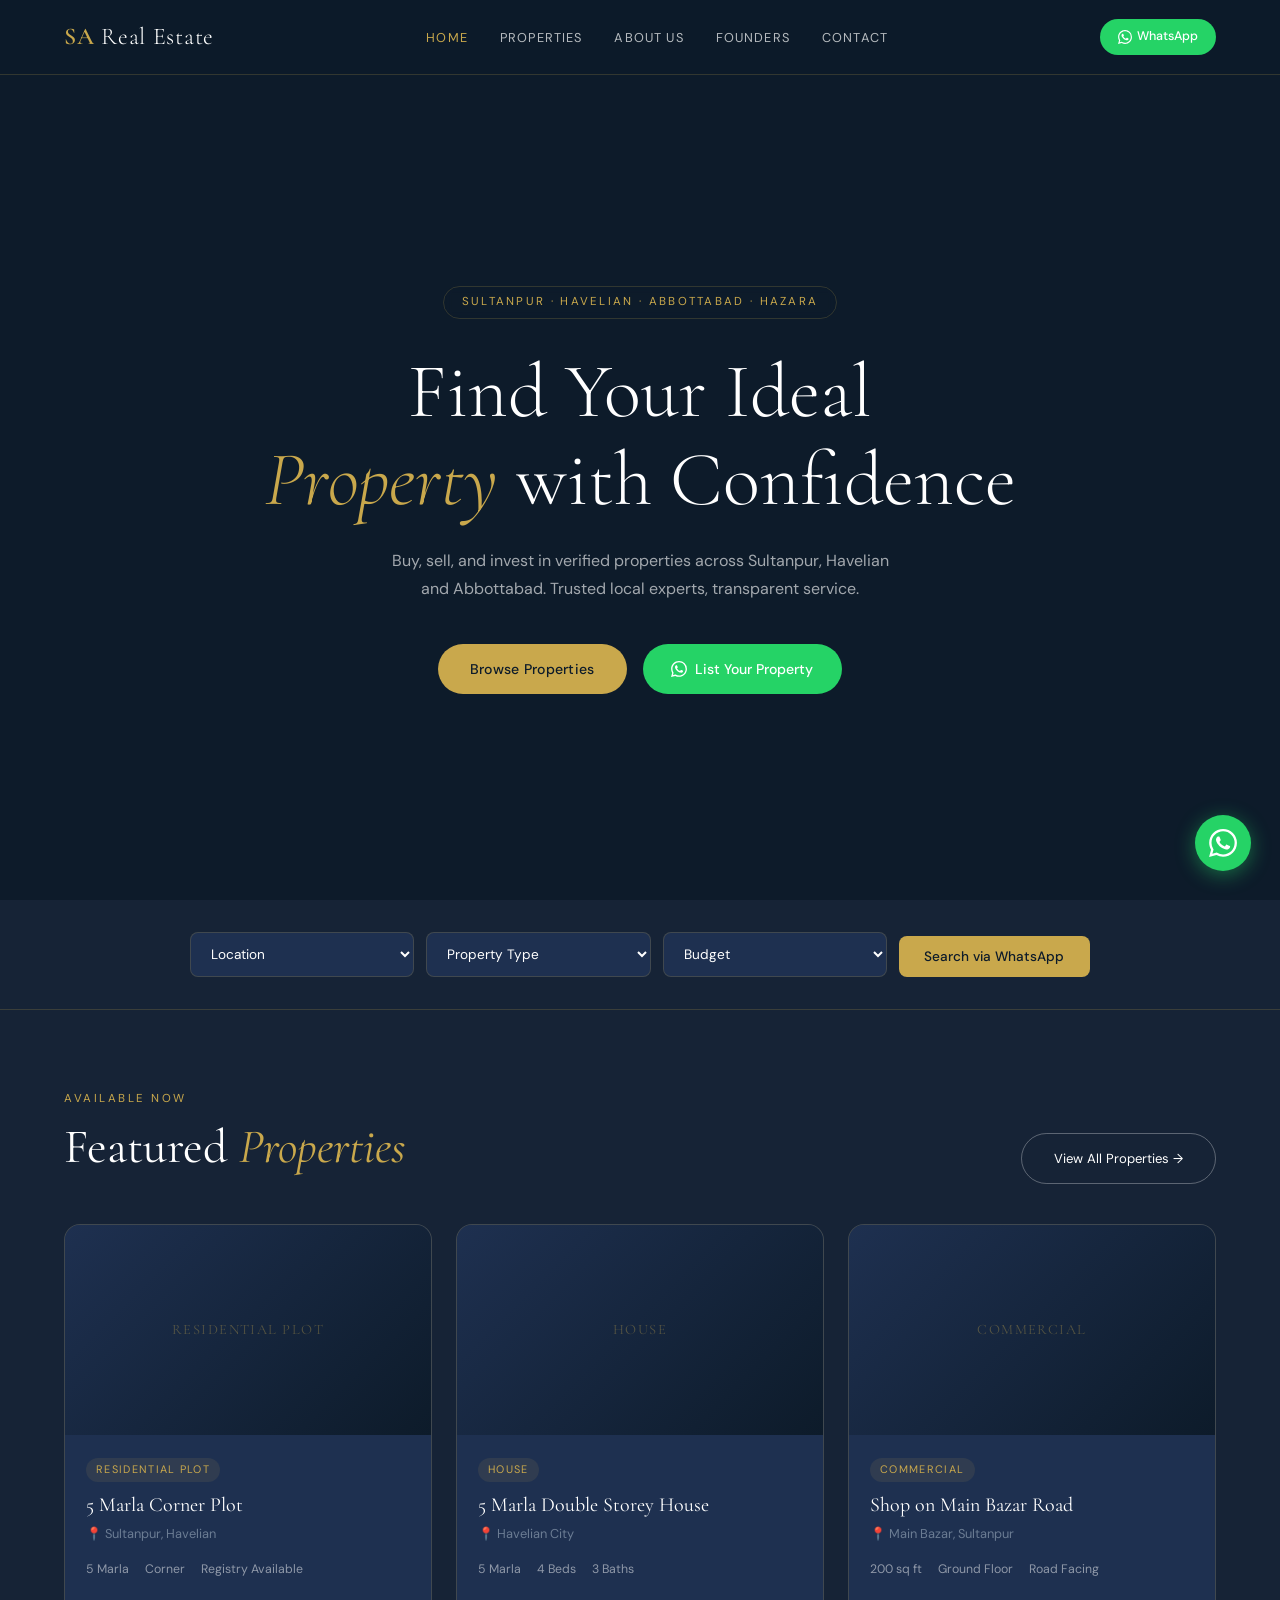
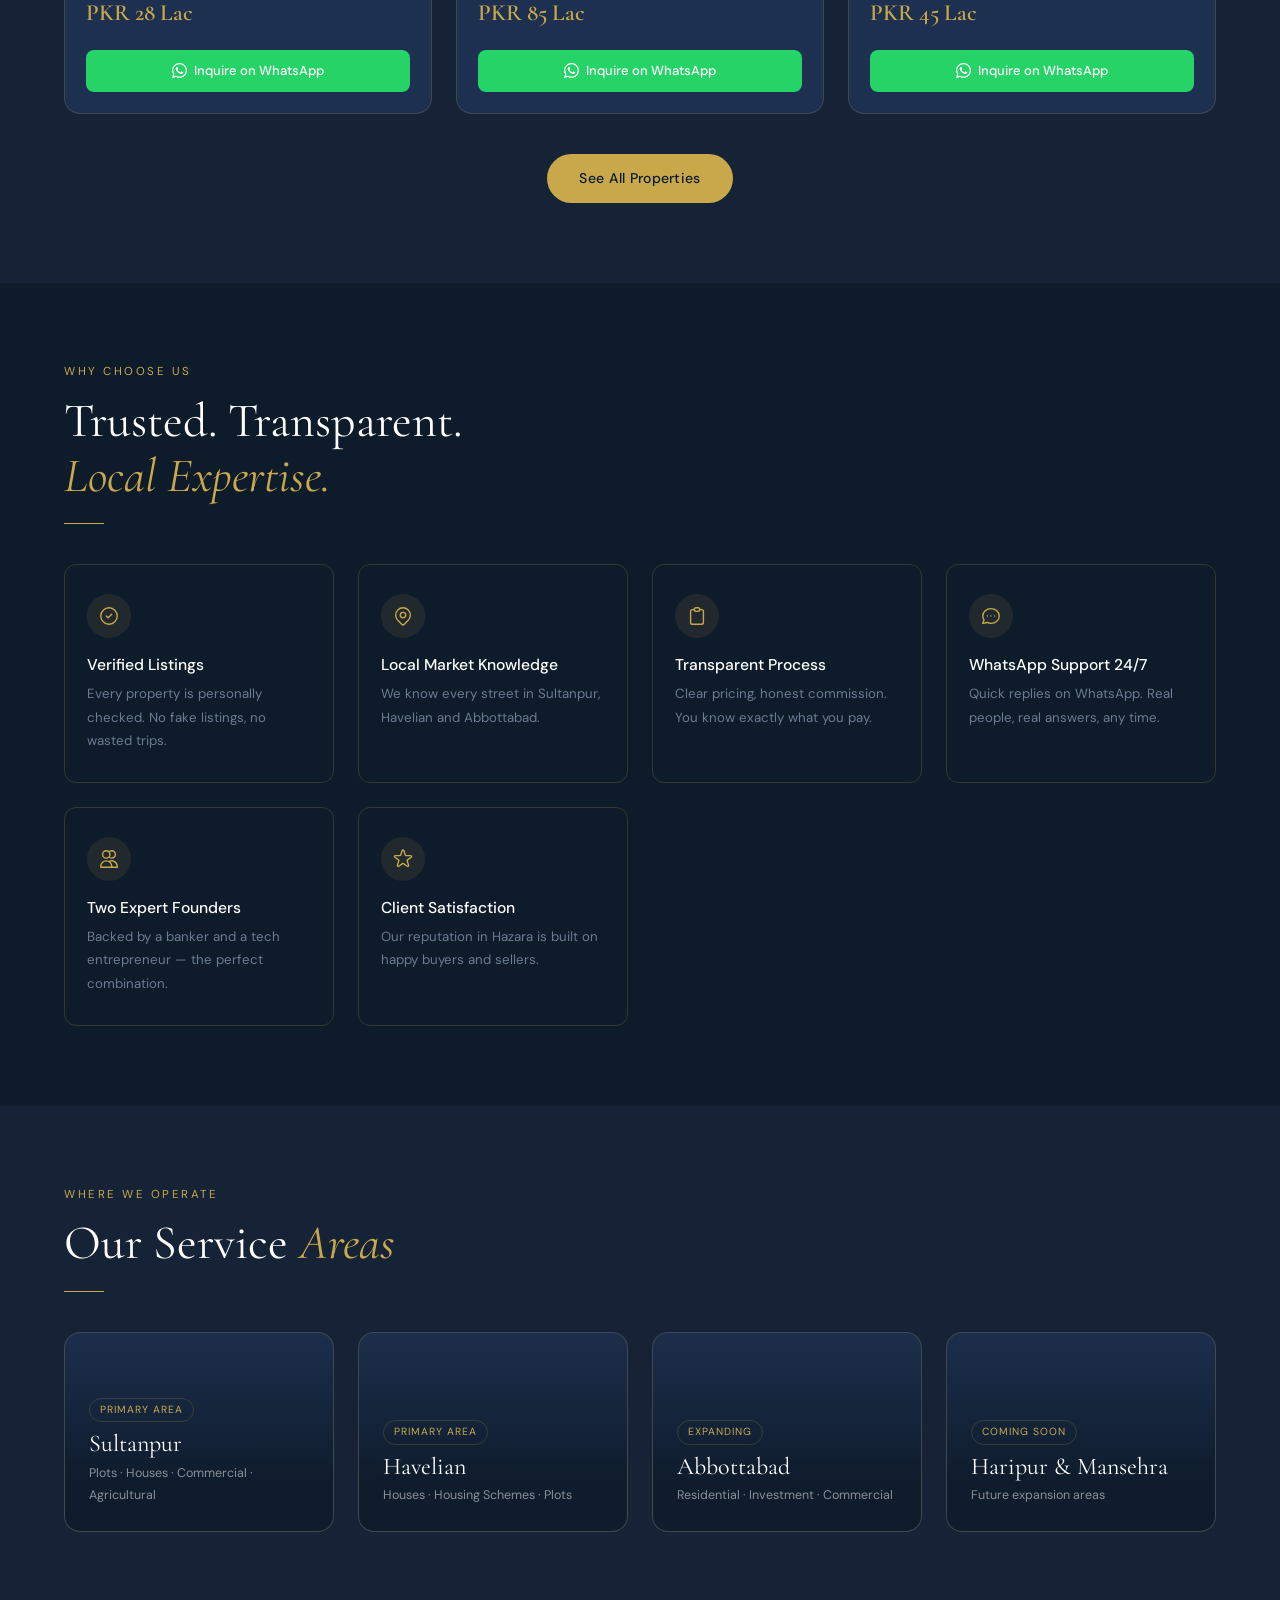
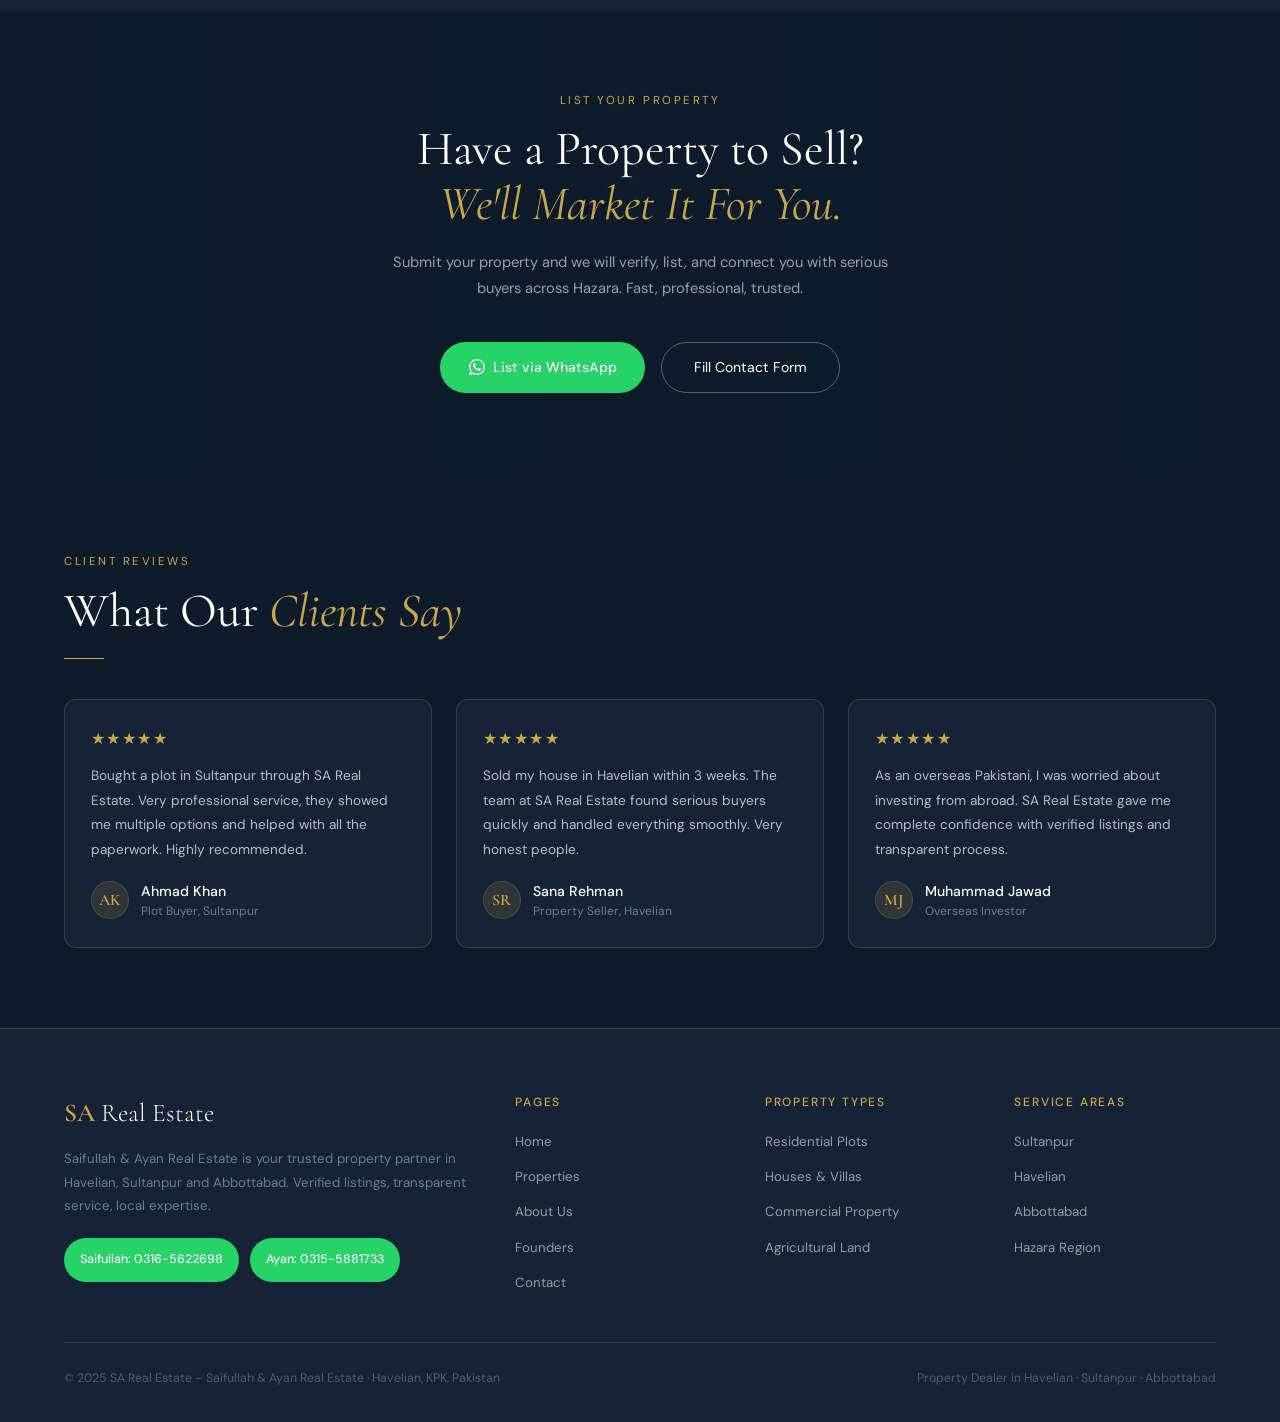
<file: index.html>
<!DOCTYPE html>
<html lang="en">
<head>
<meta charset="UTF-8">
<meta name="viewport" content="width=device-width, initial-scale=1.0">
<title>SA Real Estate – Saifullah & Ayan Real Estate | Property in Havelian, Sultanpur, Abbottabad</title>
<meta name="description" content="SA Real Estate – Saifullah & Ayan Real Estate is Havelian and Sultanpur's most trusted property dealer. Buy, sell, and invest in residential, commercial, and agricultural properties across Hazara region, KPK Pakistan.">
<meta name="keywords" content="property for sale in Havelian, property dealer Havelian, real estate Sultanpur, houses for sale Havelian, plots Sultanpur, property Abbottabad, Hazara real estate, zameen Havelian, SA Real Estate">
<meta name="author" content="SA Real Estate – Saifullah & Ayan Real Estate">
<meta property="og:title" content="SA Real Estate | Havelian & Sultanpur Property Dealer">
<meta property="og:description" content="Trusted property dealer in Havelian, Sultanpur & Abbottabad. Buy, sell and invest in verified properties across Hazara.">
<meta property="og:type" content="website">
<meta property="og:locale" content="en_PK">
<link rel="canonical" href="https://sarealestate.pk/">
<link rel="stylesheet" href="css/style.css">
<style>
/* ── HOME-SPECIFIC ─────────────────────────────── */
.hero {
  min-height: 100vh;
  background:
    linear-gradient(to bottom, rgba(13,27,42,0.55) 0%, rgba(13,27,42,0.88) 65%, var(--navy) 100%),
    url('https://images.unsplash.com/photo-1600596542815-ffad4c1539a9?w=1800&q=80') center/cover no-repeat;
  display: flex; flex-direction: column; align-items: center; justify-content: center;
  text-align: center; padding: 0 1.5rem; position: relative; padding-top: 5rem;
}
.hero-badge {
  font-size: 0.72rem; letter-spacing: 0.2em; text-transform: uppercase;
  color: var(--gold); border: 1px solid var(--border);
  padding: 0.38rem 1.1rem; border-radius: 2rem; margin-bottom: 1.8rem;
  backdrop-filter: blur(4px);
}
.hero h1 { font-weight: 300; margin-bottom: 1.4rem; }
.hero p { font-size: 1rem; color: rgba(255,255,255,0.62); max-width: 520px; margin: 0 auto 2.5rem; }
.hero-btns { display: flex; gap: 1rem; flex-wrap: wrap; justify-content: center; }
.hero-stats {
  position: absolute; bottom: 3rem; left: 50%; transform: translateX(-50%);
  display: flex; gap: 3.5rem; flex-wrap: wrap; justify-content: center;
}
.hero-stat strong {
  display: block; font-family: 'Cormorant Garamond', serif;
  font-size: 2.2rem; font-weight: 600; color: var(--gold); line-height: 1;
}
.hero-stat span { font-size: 0.72rem; color: rgba(255,255,255,0.45); letter-spacing: 0.07em; text-transform: uppercase; margin-top: 0.25rem; display: block; }

/* ── SEARCH BAR ─────────────────────────────────── */
.search-bar-section { background: var(--navy-light); padding: 2rem 5vw; border-bottom: 1px solid var(--border); }
.search-bar {
  max-width: 900px; margin: 0 auto;
  display: grid; grid-template-columns: 1fr 1fr 1fr auto; gap: 0.75rem; align-items: end;
}
.search-bar select, .search-bar input {
  background: var(--navy-mid); border: 1px solid var(--border); color: var(--white);
  padding: 0.75rem 1rem; border-radius: 0.5rem;
  font-family: 'DM Sans', sans-serif; font-size: 0.85rem; outline: none; width: 100%;
}
.search-bar select option { background: var(--navy); }
.search-bar button {
  background: var(--gold); color: var(--navy); border: none;
  padding: 0.75rem 1.6rem; border-radius: 0.5rem;
  font-family: 'DM Sans', sans-serif; font-size: 0.85rem; font-weight: 500; cursor: pointer;
  white-space: nowrap; transition: background 0.2s;
}
.search-bar button:hover { background: var(--gold-light); }

/* ── FEATURED PROPS ─────────────────────────────── */
#properties { background: var(--navy-light); }
.props-header { display: flex; justify-content: space-between; align-items: flex-end; margin-bottom: 2.5rem; flex-wrap: wrap; gap: 1rem; }

/* ── WHY US ─────────────────────────────────────── */
#why { background: var(--navy); }

/* ── SELL BANNER ────────────────────────────────── */
#sell {
  background:
    linear-gradient(to right, rgba(13,27,42,0.93), rgba(13,27,42,0.65)),
    url('https://images.unsplash.com/photo-1570129477492-45c003edd2be?w=1400&q=80') center/cover no-repeat;
  text-align: center;
}
#sell p { max-width: 540px; margin: 1rem auto 2.5rem; color: rgba(255,255,255,0.58); }
.sell-btns { display: flex; gap: 1rem; justify-content: center; flex-wrap: wrap; }

/* ── AREAS ──────────────────────────────────────── */
#areas { background: var(--navy-light); }
.areas-grid { display: grid; grid-template-columns: repeat(auto-fill, minmax(240px, 1fr)); gap: 1.5rem; margin-top: 2.5rem; }
.area-card {
  border-radius: var(--radius-lg); overflow: hidden; border: 1px solid var(--border);
  background: var(--navy-mid); position: relative; min-height: 200px;
  display: flex; align-items: flex-end; transition: border-color 0.2s; cursor: pointer;
}
.area-card:hover { border-color: var(--gold); }
.area-overlay {
  position: absolute; inset: 0;
  background: linear-gradient(to top, rgba(13,27,42,0.95) 25%, rgba(13,27,42,0.1) 100%);
}
.area-body { position: relative; z-index: 2; padding: 1.5rem; }
.area-body h3 { font-size: 1.5rem; font-weight: 400; }
.area-body p { font-size: 0.78rem; color: rgba(255,255,255,0.5); margin-top: 0.25rem; }
.area-body .area-badge {
  display: inline-block; font-size: 0.65rem; letter-spacing: 0.1em; text-transform: uppercase;
  color: var(--gold); border: 1px solid var(--border); padding: 0.18rem 0.6rem;
  border-radius: 2rem; margin-bottom: 0.5rem;
}

/* ── TESTIMONIALS ───────────────────────────────── */
#testimonials { background: var(--navy); }
.testi-grid { display: grid; grid-template-columns: repeat(auto-fill, minmax(290px, 1fr)); gap: 1.5rem; margin-top: 2.5rem; }
.testi-card {
  background: var(--navy-light); border: 1px solid var(--border); border-radius: var(--radius);
  padding: 1.6rem;
}
.testi-stars { color: var(--gold); font-size: 1rem; margin-bottom: 0.8rem; letter-spacing: 0.1em; }
.testi-card p { font-size: 0.85rem; color: rgba(255,255,255,0.7); line-height: 1.8; margin-bottom: 1.1rem; }
.testi-author { display: flex; align-items: center; gap: 0.75rem; }
.testi-avatar {
  width: 38px; height: 38px; border-radius: 50%;
  background: rgba(201,168,76,0.15); border: 1px solid var(--border);
  display: flex; align-items: center; justify-content: center;
  font-family: 'Cormorant Garamond', serif; font-size: 1rem; color: var(--gold); font-weight: 600;
}
.testi-name { font-size: 0.88rem; font-weight: 500; }
.testi-sub { font-size: 0.75rem; color: var(--text-muted); }

@media (max-width: 700px) {
  .search-bar { grid-template-columns: 1fr; }
  .hero-stats { gap: 1.5rem; bottom: 1.5rem; }
}
</style>
</head>
<body>

<!-- MOBILE MENU -->
<div class="mobile-menu" id="mobileMenu">
  <a href="index.html">Home</a>
  <a href="properties.html">Properties</a>
  <a href="about.html">About Us</a>
  <a href="founders.html">Founders</a>
  <a href="contact.html">Contact</a>
</div>

<!-- NAV -->
<nav>
  <a href="index.html" class="nav-logo">SA <span>Real Estate</span></a>
  <ul class="nav-links">
    <li><a href="index.html" class="active">Home</a></li>
    <li><a href="properties.html">Properties</a></li>
    <li><a href="about.html">About Us</a></li>
    <li><a href="founders.html">Founders</a></li>
    <li><a href="contact.html">Contact</a></li>
  </ul>
  <div class="nav-right">
    <a href="#" class="nav-wa" onclick="event.preventDefault(); openWaModal('Hello SA Real Estate.');">
      <svg viewBox="0 0 24 24" width="14" height="14" fill="white"><path d="M17.472 14.382c-.297-.149-1.758-.867-2.03-.967-.273-.099-.471-.148-.67.15-.197.297-.767.966-.94 1.164-.173.199-.347.223-.644.075-.297-.15-1.255-.463-2.39-1.475-.883-.788-1.48-1.761-1.653-2.059-.173-.297-.018-.458.13-.606.134-.133.298-.347.446-.52.149-.174.198-.298.298-.497.099-.198.05-.371-.025-.52-.075-.149-.669-1.612-.916-2.207-.242-.579-.487-.5-.669-.51-.173-.008-.371-.01-.57-.01-.198 0-.52.074-.792.372-.272.297-1.04 1.016-1.04 2.479 0 1.462 1.065 2.875 1.213 3.074.149.198 2.096 3.2 5.077 4.487.709.306 1.262.489 1.694.625.712.227 1.36.195 1.871.118.571-.085 1.758-.719 2.006-1.413.248-.694.248-1.289.173-1.413-.074-.124-.272-.198-.57-.347m-5.421 7.403h-.004a9.87 9.87 0 01-5.031-1.378l-.361-.214-3.741.982.998-3.648-.235-.374a9.86 9.86 0 01-1.51-5.26c.001-5.45 4.436-9.884 9.888-9.884 2.64 0 5.122 1.03 6.988 2.898a9.825 9.825 0 012.893 6.994c-.003 5.45-4.437 9.884-9.885 9.884m8.413-18.297A11.815 11.815 0 0012.05 0C5.495 0 .16 5.335.157 11.892c0 2.096.547 4.142 1.588 5.945L.057 24l6.305-1.654a11.882 11.882 0 005.683 1.448h.005c6.554 0 11.89-5.335 11.893-11.893a11.821 11.821 0 00-3.48-8.413z"/></svg>
      WhatsApp
    </a>
    <div class="nav-hamburger" id="hamburger"><span></span><span></span><span></span></div>
  </div>
</nav>

<!-- HERO -->
<section class="hero">
  <div class="hero-badge">Sultanpur · Havelian · Abbottabad · Hazara</div>
  <h1>Find Your Ideal<br><em>Property</em> with Confidence</h1>
  <p>Buy, sell, and invest in verified properties across Sultanpur, Havelian and Abbottabad. Trusted local experts, transparent service.</p>
  <div class="hero-btns">
    <a href="properties.html" class="btn-gold">Browse Properties</a>
    <a href="#" class="btn-wa" onclick="event.preventDefault(); openWaModal('I want to list my property with SA Real Estate.');">
      <svg viewBox="0 0 24 24" fill="white"><path d="M17.472 14.382c-.297-.149-1.758-.867-2.03-.967-.273-.099-.471-.148-.67.15-.197.297-.767.966-.94 1.164-.173.199-.347.223-.644.075-.297-.15-1.255-.463-2.39-1.475-.883-.788-1.48-1.761-1.653-2.059-.173-.297-.018-.458.13-.606.134-.133.298-.347.446-.52.149-.174.198-.298.298-.497.099-.198.05-.371-.025-.52-.075-.149-.669-1.612-.916-2.207-.242-.579-.487-.5-.669-.51-.173-.008-.371-.01-.57-.01-.198 0-.52.074-.792.372-.272.297-1.04 1.016-1.04 2.479 0 1.462 1.065 2.875 1.213 3.074.149.198 2.096 3.2 5.077 4.487.709.306 1.262.489 1.694.625.712.227 1.36.195 1.871.118.571-.085 1.758-.719 2.006-1.413.248-.694.248-1.289.173-1.413-.074-.124-.272-.198-.57-.347m-5.421 7.403h-.004a9.87 9.87 0 01-5.031-1.378l-.361-.214-3.741.982.998-3.648-.235-.374a9.86 9.86 0 01-1.51-5.26c.001-5.45 4.436-9.884 9.888-9.884 2.64 0 5.122 1.03 6.988 2.898a9.825 9.825 0 012.893 6.994c-.003 5.45-4.437 9.884-9.885 9.884m8.413-18.297A11.815 11.815 0 0012.05 0C5.495 0 .16 5.335.157 11.892c0 2.096.547 4.142 1.588 5.945L.057 24l6.305-1.654a11.882 11.882 0 005.683 1.448h.005c6.554 0 11.89-5.335 11.893-11.893a11.821 11.821 0 00-3.48-8.413z"/></svg>
      List Your Property
    </a>
  </div>
</section>

<!-- SEARCH -->
<div class="search-bar-section">
  <div class="search-bar">
    <select>
      <option value="" disabled selected>Location</option>
      <option>Sultanpur</option>
      <option>Havelian</option>
      <option>Abbottabad</option>
    </select>
    <select>
      <option value="" disabled selected>Property Type</option>
      <option>Residential Plot</option>
      <option>House</option>
      <option>Commercial</option>
      <option>Agricultural Land</option>
    </select>
    <select>
      <option value="" disabled selected>Budget</option>
      <option>Under 30 Lac</option>
      <option>30 – 60 Lac</option>
      <option>60 Lac – 1 Crore</option>
      <option>Above 1 Crore</option>
    </select>
    <button onclick="event.preventDefault(); openWaModal('I am searching for a property and need your help.');">Search via WhatsApp</button>
  </div>
</div>

<!-- FEATURED PROPERTIES -->
<section id="properties" style="background:var(--navy-light);">
  <div class="props-header">
    <div>
      <span class="section-label">Available Now</span>
      <h2 class="section-title">Featured <em>Properties</em></h2>
    </div>
    <a href="properties.html" class="btn-outline" style="font-size:0.82rem;">View All Properties →</a>
  </div>
  <div class="grid-3">

    <div class="prop-card">
      <div class="prop-card-img">Residential Plot</div>
      <div class="prop-card-body">
        <span class="prop-tag">Residential Plot</span>
        <h3 class="prop-title">5 Marla Corner Plot</h3>
        <p class="prop-loc">📍 Sultanpur, Havelian</p>
        <div class="prop-meta"><span>5 Marla</span><span>Corner</span><span>Registry Available</span></div>
        <div class="prop-price">PKR 28 Lac</div>
        <a href="#" class="prop-wa-btn" onclick="event.preventDefault();inquire('5 Marla Corner Plot – Sultanpur','PKR 28 Lac')">
          <svg viewBox="0 0 24 24" fill="white"><path d="M17.472 14.382c-.297-.149-1.758-.867-2.03-.967-.273-.099-.471-.148-.67.15-.197.297-.767.966-.94 1.164-.173.199-.347.223-.644.075-.297-.15-1.255-.463-2.39-1.475-.883-.788-1.48-1.761-1.653-2.059-.173-.297-.018-.458.13-.606.134-.133.298-.347.446-.52.149-.174.198-.298.298-.497.099-.198.05-.371-.025-.52-.075-.149-.669-1.612-.916-2.207-.242-.579-.487-.5-.669-.51-.173-.008-.371-.01-.57-.01-.198 0-.52.074-.792.372-.272.297-1.04 1.016-1.04 2.479 0 1.462 1.065 2.875 1.213 3.074.149.198 2.096 3.2 5.077 4.487.709.306 1.262.489 1.694.625.712.227 1.36.195 1.871.118.571-.085 1.758-.719 2.006-1.413.248-.694.248-1.289.173-1.413-.074-.124-.272-.198-.57-.347m-5.421 7.403h-.004a9.87 9.87 0 01-5.031-1.378l-.361-.214-3.741.982.998-3.648-.235-.374a9.86 9.86 0 01-1.51-5.26c.001-5.45 4.436-9.884 9.888-9.884 2.64 0 5.122 1.03 6.988 2.898a9.825 9.825 0 012.893 6.994c-.003 5.45-4.437 9.884-9.885 9.884m8.413-18.297A11.815 11.815 0 0012.05 0C5.495 0 .16 5.335.157 11.892c0 2.096.547 4.142 1.588 5.945L.057 24l6.305-1.654a11.882 11.882 0 005.683 1.448h.005c6.554 0 11.89-5.335 11.893-11.893a11.821 11.821 0 00-3.48-8.413z"/></svg>
          Inquire on WhatsApp
        </a>
      </div>
    </div>

    <div class="prop-card">
      <div class="prop-card-img">House</div>
      <div class="prop-card-body">
        <span class="prop-tag">House</span>
        <h3 class="prop-title">5 Marla Double Storey House</h3>
        <p class="prop-loc">📍 Havelian City</p>
        <div class="prop-meta"><span>5 Marla</span><span>4 Beds</span><span>3 Baths</span></div>
        <div class="prop-price">PKR 85 Lac</div>
        <a href="#" class="prop-wa-btn" onclick="event.preventDefault();inquire('5 Marla Double Storey House – Havelian','PKR 85 Lac')">
          <svg viewBox="0 0 24 24" fill="white"><path d="M17.472 14.382c-.297-.149-1.758-.867-2.03-.967-.273-.099-.471-.148-.67.15-.197.297-.767.966-.94 1.164-.173.199-.347.223-.644.075-.297-.15-1.255-.463-2.39-1.475-.883-.788-1.48-1.761-1.653-2.059-.173-.297-.018-.458.13-.606.134-.133.298-.347.446-.52.149-.174.198-.298.298-.497.099-.198.05-.371-.025-.52-.075-.149-.669-1.612-.916-2.207-.242-.579-.487-.5-.669-.51-.173-.008-.371-.01-.57-.01-.198 0-.52.074-.792.372-.272.297-1.04 1.016-1.04 2.479 0 1.462 1.065 2.875 1.213 3.074.149.198 2.096 3.2 5.077 4.487.709.306 1.262.489 1.694.625.712.227 1.36.195 1.871.118.571-.085 1.758-.719 2.006-1.413.248-.694.248-1.289.173-1.413-.074-.124-.272-.198-.57-.347m-5.421 7.403h-.004a9.87 9.87 0 01-5.031-1.378l-.361-.214-3.741.982.998-3.648-.235-.374a9.86 9.86 0 01-1.51-5.26c.001-5.45 4.436-9.884 9.888-9.884 2.64 0 5.122 1.03 6.988 2.898a9.825 9.825 0 012.893 6.994c-.003 5.45-4.437 9.884-9.885 9.884m8.413-18.297A11.815 11.815 0 0012.05 0C5.495 0 .16 5.335.157 11.892c0 2.096.547 4.142 1.588 5.945L.057 24l6.305-1.654a11.882 11.882 0 005.683 1.448h.005c6.554 0 11.89-5.335 11.893-11.893a11.821 11.821 0 00-3.48-8.413z"/></svg>
          Inquire on WhatsApp
        </a>
      </div>
    </div>

    <div class="prop-card">
      <div class="prop-card-img">Commercial</div>
      <div class="prop-card-body">
        <span class="prop-tag">Commercial</span>
        <h3 class="prop-title">Shop on Main Bazar Road</h3>
        <p class="prop-loc">📍 Main Bazar, Sultanpur</p>
        <div class="prop-meta"><span>200 sq ft</span><span>Ground Floor</span><span>Road Facing</span></div>
        <div class="prop-price">PKR 45 Lac</div>
        <a href="#" class="prop-wa-btn" onclick="event.preventDefault();inquire('Shop on Main Bazar Road – Sultanpur','PKR 45 Lac')">
          <svg viewBox="0 0 24 24" fill="white"><path d="M17.472 14.382c-.297-.149-1.758-.867-2.03-.967-.273-.099-.471-.148-.67.15-.197.297-.767.966-.94 1.164-.173.199-.347.223-.644.075-.297-.15-1.255-.463-2.39-1.475-.883-.788-1.48-1.761-1.653-2.059-.173-.297-.018-.458.13-.606.134-.133.298-.347.446-.52.149-.174.198-.298.298-.497.099-.198.05-.371-.025-.52-.075-.149-.669-1.612-.916-2.207-.242-.579-.487-.5-.669-.51-.173-.008-.371-.01-.57-.01-.198 0-.52.074-.792.372-.272.297-1.04 1.016-1.04 2.479 0 1.462 1.065 2.875 1.213 3.074.149.198 2.096 3.2 5.077 4.487.709.306 1.262.489 1.694.625.712.227 1.36.195 1.871.118.571-.085 1.758-.719 2.006-1.413.248-.694.248-1.289.173-1.413-.074-.124-.272-.198-.57-.347m-5.421 7.403h-.004a9.87 9.87 0 01-5.031-1.378l-.361-.214-3.741.982.998-3.648-.235-.374a9.86 9.86 0 01-1.51-5.26c.001-5.45 4.436-9.884 9.888-9.884 2.64 0 5.122 1.03 6.988 2.898a9.825 9.825 0 012.893 6.994c-.003 5.45-4.437 9.884-9.885 9.884m8.413-18.297A11.815 11.815 0 0012.05 0C5.495 0 .16 5.335.157 11.892c0 2.096.547 4.142 1.588 5.945L.057 24l6.305-1.654a11.882 11.882 0 005.683 1.448h.005c6.554 0 11.89-5.335 11.893-11.893a11.821 11.821 0 00-3.48-8.413z"/></svg>
          Inquire on WhatsApp
        </a>
      </div>
    </div>

  </div>
  <div style="text-align:center;margin-top:2.5rem;">
    <a href="properties.html" class="btn-gold">See All Properties</a>
  </div>
</section>

<!-- WHY US -->
<section id="why">
  <span class="section-label">Why Choose Us</span>
  <h2 class="section-title">Trusted. Transparent.<br><em>Local Expertise.</em></h2>
  <div class="divider"></div>
  <div class="grid-4">
    <div class="why-card">
      <div class="why-icon">
        <svg viewBox="0 0 24 24"><path d="M9 12l2 2 4-4m6 2a9 9 0 11-18 0 9 9 0 0118 0z"/></svg>
      </div>
      <h3>Verified Listings</h3>
      <p>Every property is personally checked. No fake listings, no wasted trips.</p>
    </div>
    <div class="why-card">
      <div class="why-icon">
        <svg viewBox="0 0 24 24"><path d="M17.657 16.657L13.414 20.9a2 2 0 01-2.828 0l-4.243-4.243a8 8 0 1111.314 0z"/><path d="M15 11a3 3 0 11-6 0 3 3 0 016 0z"/></svg>
      </div>
      <h3>Local Market Knowledge</h3>
      <p>We know every street in Sultanpur, Havelian and Abbottabad.</p>
    </div>
    <div class="why-card">
      <div class="why-icon">
        <svg viewBox="0 0 24 24"><path d="M9 5H7a2 2 0 00-2 2v12a2 2 0 002 2h10a2 2 0 002-2V7a2 2 0 00-2-2h-2M9 5a2 2 0 002 2h2a2 2 0 002-2M9 5a2 2 0 012-2h2a2 2 0 012 2"/></svg>
      </div>
      <h3>Transparent Process</h3>
      <p>Clear pricing, honest commission. You know exactly what you pay.</p>
    </div>
    <div class="why-card">
      <div class="why-icon">
        <svg viewBox="0 0 24 24"><path d="M8 12h.01M12 12h.01M16 12h.01M21 12c0 4.418-4.03 8-9 8a9.863 9.863 0 01-4.255-.949L3 20l1.395-3.72C3.512 15.042 3 13.574 3 12c0-4.418 4.03-8 9-8s9 3.582 9 8z"/></svg>
      </div>
      <h3>WhatsApp Support 24/7</h3>
      <p>Quick replies on WhatsApp. Real people, real answers, any time.</p>
    </div>
    <div class="why-card">
      <div class="why-icon">
        <svg viewBox="0 0 24 24"><path d="M12 4.354a4 4 0 110 5.292M15 21H3v-1a6 6 0 0112 0v1zm0 0h6v-1a6 6 0 00-9-5.197M13 7a4 4 0 11-8 0 4 4 0 018 0z"/></svg>
      </div>
      <h3>Two Expert Founders</h3>
      <p>Backed by a banker and a tech entrepreneur — the perfect combination.</p>
    </div>
    <div class="why-card">
      <div class="why-icon">
        <svg viewBox="0 0 24 24"><path d="M11.049 2.927c.3-.921 1.603-.921 1.902 0l1.519 4.674a1 1 0 00.95.69h4.915c.969 0 1.371 1.24.588 1.81l-3.976 2.888a1 1 0 00-.363 1.118l1.518 4.674c.3.922-.755 1.688-1.538 1.118l-3.976-2.888a1 1 0 00-1.176 0l-3.976 2.888c-.783.57-1.838-.197-1.538-1.118l1.518-4.674a1 1 0 00-.363-1.118l-3.976-2.888c-.784-.57-.38-1.81.588-1.81h4.914a1 1 0 00.951-.69l1.519-4.674z"/></svg>
      </div>
      <h3>Client Satisfaction</h3>
      <p>Our reputation in Hazara is built on happy buyers and sellers.</p>
    </div>
  </div>
</section>

<!-- AREAS -->
<section id="areas" style="background:var(--navy-light);">
  <span class="section-label">Where We Operate</span>
  <h2 class="section-title">Our Service <em>Areas</em></h2>
  <div class="divider"></div>
  <div class="areas-grid">
    <div class="area-card" onclick="event.preventDefault(); openWaModal('I\'m looking for property in Sultanpur.');">
      <div class="area-overlay"></div>
      <div class="area-body">
        <span class="area-badge">Primary Area</span>
        <h3>Sultanpur</h3>
        <p>Plots · Houses · Commercial · Agricultural</p>
      </div>
    </div>
    <div class="area-card" onclick="event.preventDefault(); openWaModal('I\'m looking for property in Havelian.');">
      <div class="area-overlay"></div>
      <div class="area-body">
        <span class="area-badge">Primary Area</span>
        <h3>Havelian</h3>
        <p>Houses · Housing Schemes · Plots</p>
      </div>
    </div>
    <div class="area-card" onclick="event.preventDefault(); openWaModal('I\'m looking for property in Abbottabad.');">
      <div class="area-overlay"></div>
      <div class="area-body">
        <span class="area-badge">Expanding</span>
        <h3>Abbottabad</h3>
        <p>Residential · Investment · Commercial</p>
      </div>
    </div>
    <div class="area-card" style="cursor:default;">
      <div class="area-overlay"></div>
      <div class="area-body">
        <span class="area-badge">Coming Soon</span>
        <h3>Haripur & Mansehra</h3>
        <p>Future expansion areas</p>
      </div>
    </div>
  </div>
</section>

<!-- SELL BANNER -->
<section id="sell">
  <span class="section-label">List Your Property</span>
  <h2 class="section-title">Have a Property to Sell?<br><em>We'll Market It For You.</em></h2>
  <p>Submit your property and we will verify, list, and connect you with serious buyers across Hazara. Fast, professional, trusted.</p>
  <div class="sell-btns" style="margin-top:2rem;">
    <a href="#" class="btn-wa" onclick="event.preventDefault(); openWaModal('I want to sell my property through SA Real Estate.');">
      <svg viewBox="0 0 24 24" fill="white" style="width:16px;height:16px;"><path d="M17.472 14.382c-.297-.149-1.758-.867-2.03-.967-.273-.099-.471-.148-.67.15-.197.297-.767.966-.94 1.164-.173.199-.347.223-.644.075-.297-.15-1.255-.463-2.39-1.475-.883-.788-1.48-1.761-1.653-2.059-.173-.297-.018-.458.13-.606.134-.133.298-.347.446-.52.149-.174.198-.298.298-.497.099-.198.05-.371-.025-.52-.075-.149-.669-1.612-.916-2.207-.242-.579-.487-.5-.669-.51-.173-.008-.371-.01-.57-.01-.198 0-.52.074-.792.372-.272.297-1.04 1.016-1.04 2.479 0 1.462 1.065 2.875 1.213 3.074.149.198 2.096 3.2 5.077 4.487.709.306 1.262.489 1.694.625.712.227 1.36.195 1.871.118.571-.085 1.758-.719 2.006-1.413.248-.694.248-1.289.173-1.413-.074-.124-.272-.198-.57-.347m-5.421 7.403h-.004a9.87 9.87 0 01-5.031-1.378l-.361-.214-3.741.982.998-3.648-.235-.374a9.86 9.86 0 01-1.51-5.26c.001-5.45 4.436-9.884 9.888-9.884 2.64 0 5.122 1.03 6.988 2.898a9.825 9.825 0 012.893 6.994c-.003 5.45-4.437 9.884-9.885 9.884m8.413-18.297A11.815 11.815 0 0012.05 0C5.495 0 .16 5.335.157 11.892c0 2.096.547 4.142 1.588 5.945L.057 24l6.305-1.654a11.882 11.882 0 005.683 1.448h.005c6.554 0 11.89-5.335 11.893-11.893a11.821 11.821 0 00-3.48-8.413z"/></svg>
      List via WhatsApp
    </a>
    <a href="contact.html" class="btn-outline">Fill Contact Form</a>
  </div>
</section>

<!-- TESTIMONIALS -->
<section id="testimonials">
  <span class="section-label">Client Reviews</span>
  <h2 class="section-title">What Our <em>Clients Say</em></h2>
  <div class="divider"></div>
  <div class="testi-grid">
    <div class="testi-card">
      <div class="testi-stars">★★★★★</div>
      <p>Bought a plot in Sultanpur through SA Real Estate. Very professional service, they showed me multiple options and helped with all the paperwork. Highly recommended.</p>
      <div class="testi-author">
        <div class="testi-avatar">AK</div>
        <div><div class="testi-name">Ahmad Khan</div><div class="testi-sub">Plot Buyer, Sultanpur</div></div>
      </div>
    </div>
    <div class="testi-card">
      <div class="testi-stars">★★★★★</div>
      <p>Sold my house in Havelian within 3 weeks. The team at SA Real Estate found serious buyers quickly and handled everything smoothly. Very honest people.</p>
      <div class="testi-author">
        <div class="testi-avatar">SR</div>
        <div><div class="testi-name">Sana Rehman</div><div class="testi-sub">Property Seller, Havelian</div></div>
      </div>
    </div>
    <div class="testi-card">
      <div class="testi-stars">★★★★★</div>
      <p>As an overseas Pakistani, I was worried about investing from abroad. SA Real Estate gave me complete confidence with verified listings and transparent process.</p>
      <div class="testi-author">
        <div class="testi-avatar">MJ</div>
        <div><div class="testi-name">Muhammad Jawad</div><div class="testi-sub">Overseas Investor</div></div>
      </div>
    </div>
  </div>
</section>

<!-- FOOTER -->
<footer>
  <div class="footer-grid">
    <div>
      <div class="footer-logo-text">SA <span>Real Estate</span></div>
      <p class="footer-desc">Saifullah & Ayan Real Estate is your trusted property partner in Havelian, Sultanpur and Abbottabad. Verified listings, transparent service, local expertise.</p>
      <div style="display:flex;gap:0.7rem;flex-wrap:wrap;">
        <a href="https://wa.me/923165622698" target="_blank" class="btn-wa" style="font-size:0.78rem;padding:0.5rem 1rem;">Saifullah: 0316-5622698</a>
        <a href="https://wa.me/923155881733" target="_blank" class="btn-wa" style="font-size:0.78rem;padding:0.5rem 1rem;">Ayan: 0315-5881733</a>
      </div>
    </div>
    <div class="footer-col">
      <h4>Pages</h4>
      <ul>
        <li><a href="index.html">Home</a></li>
        <li><a href="properties.html">Properties</a></li>
        <li><a href="about.html">About Us</a></li>
        <li><a href="founders.html">Founders</a></li>
        <li><a href="contact.html">Contact</a></li>
      </ul>
    </div>
    <div class="footer-col">
      <h4>Property Types</h4>
      <ul>
        <li><a href="properties.html">Residential Plots</a></li>
        <li><a href="properties.html">Houses & Villas</a></li>
        <li><a href="properties.html">Commercial Property</a></li>
        <li><a href="properties.html">Agricultural Land</a></li>
      </ul>
    </div>
    <div class="footer-col">
      <h4>Service Areas</h4>
      <ul>
        <li><a href="properties.html">Sultanpur</a></li>
        <li><a href="properties.html">Havelian</a></li>
        <li><a href="properties.html">Abbottabad</a></li>
        <li><a href="properties.html">Hazara Region</a></li>
      </ul>
    </div>
  </div>
  <div class="footer-bottom">
    <p>© 2025 SA Real Estate – Saifullah & Ayan Real Estate · Havelian, KPK, Pakistan</p>
    <p>Property Dealer in Havelian · Sultanpur · Abbottabad</p>
  </div>
</footer>

<!-- FLOATING WA -->
<div class="float-wa-wrapper">
  <div class="wa-options" id="waOptions">
    <a href="https://wa.me/923165622698?text=Hello%20SA%20Real%20Estate%2C%20I%27m%20interested%20in%20a%20property." class="wa-option-btn" target="_blank">
      <span class="dot"></span> Saifullah – 0316-5622698
    </a>
    <a href="https://wa.me/923155881733?text=Hello%20SA%20Real%20Estate%2C%20I%27m%20interested%20in%20a%20property." class="wa-option-btn" target="_blank">
      <span class="dot"></span> Ayan – 0315-5881733
    </a>
  </div>
  <button class="float-wa-btn" id="floatWaBtn" aria-label="WhatsApp Contact">
    <svg viewBox="0 0 24 24" fill="white"><path d="M17.472 14.382c-.297-.149-1.758-.867-2.03-.967-.273-.099-.471-.148-.67.15-.197.297-.767.966-.94 1.164-.173.199-.347.223-.644.075-.297-.15-1.255-.463-2.39-1.475-.883-.788-1.48-1.761-1.653-2.059-.173-.297-.018-.458.13-.606.134-.133.298-.347.446-.52.149-.174.198-.298.298-.497.099-.198.05-.371-.025-.52-.075-.149-.669-1.612-.916-2.207-.242-.579-.487-.5-.669-.51-.173-.008-.371-.01-.57-.01-.198 0-.52.074-.792.372-.272.297-1.04 1.016-1.04 2.479 0 1.462 1.065 2.875 1.213 3.074.149.198 2.096 3.2 5.077 4.487.709.306 1.262.489 1.694.625.712.227 1.36.195 1.871.118.571-.085 1.758-.719 2.006-1.413.248-.694.248-1.289.173-1.413-.074-.124-.272-.198-.57-.347m-5.421 7.403h-.004a9.87 9.87 0 01-5.031-1.378l-.361-.214-3.741.982.998-3.648-.235-.374a9.86 9.86 0 01-1.51-5.26c.001-5.45 4.436-9.884 9.888-9.884 2.64 0 5.122 1.03 6.988 2.898a9.825 9.825 0 012.893 6.994c-.003 5.45-4.437 9.884-9.885 9.884m8.413-18.297A11.815 11.815 0 0012.05 0C5.495 0 .16 5.335.157 11.892c0 2.096.547 4.142 1.588 5.945L.057 24l6.305-1.654a11.882 11.882 0 005.683 1.448h.005c6.554 0 11.89-5.335 11.893-11.893a11.821 11.821 0 00-3.48-8.413z"/></svg>
  </button>
</div>

<script src="js/main.js"></script>
</body>
</html>
</file>
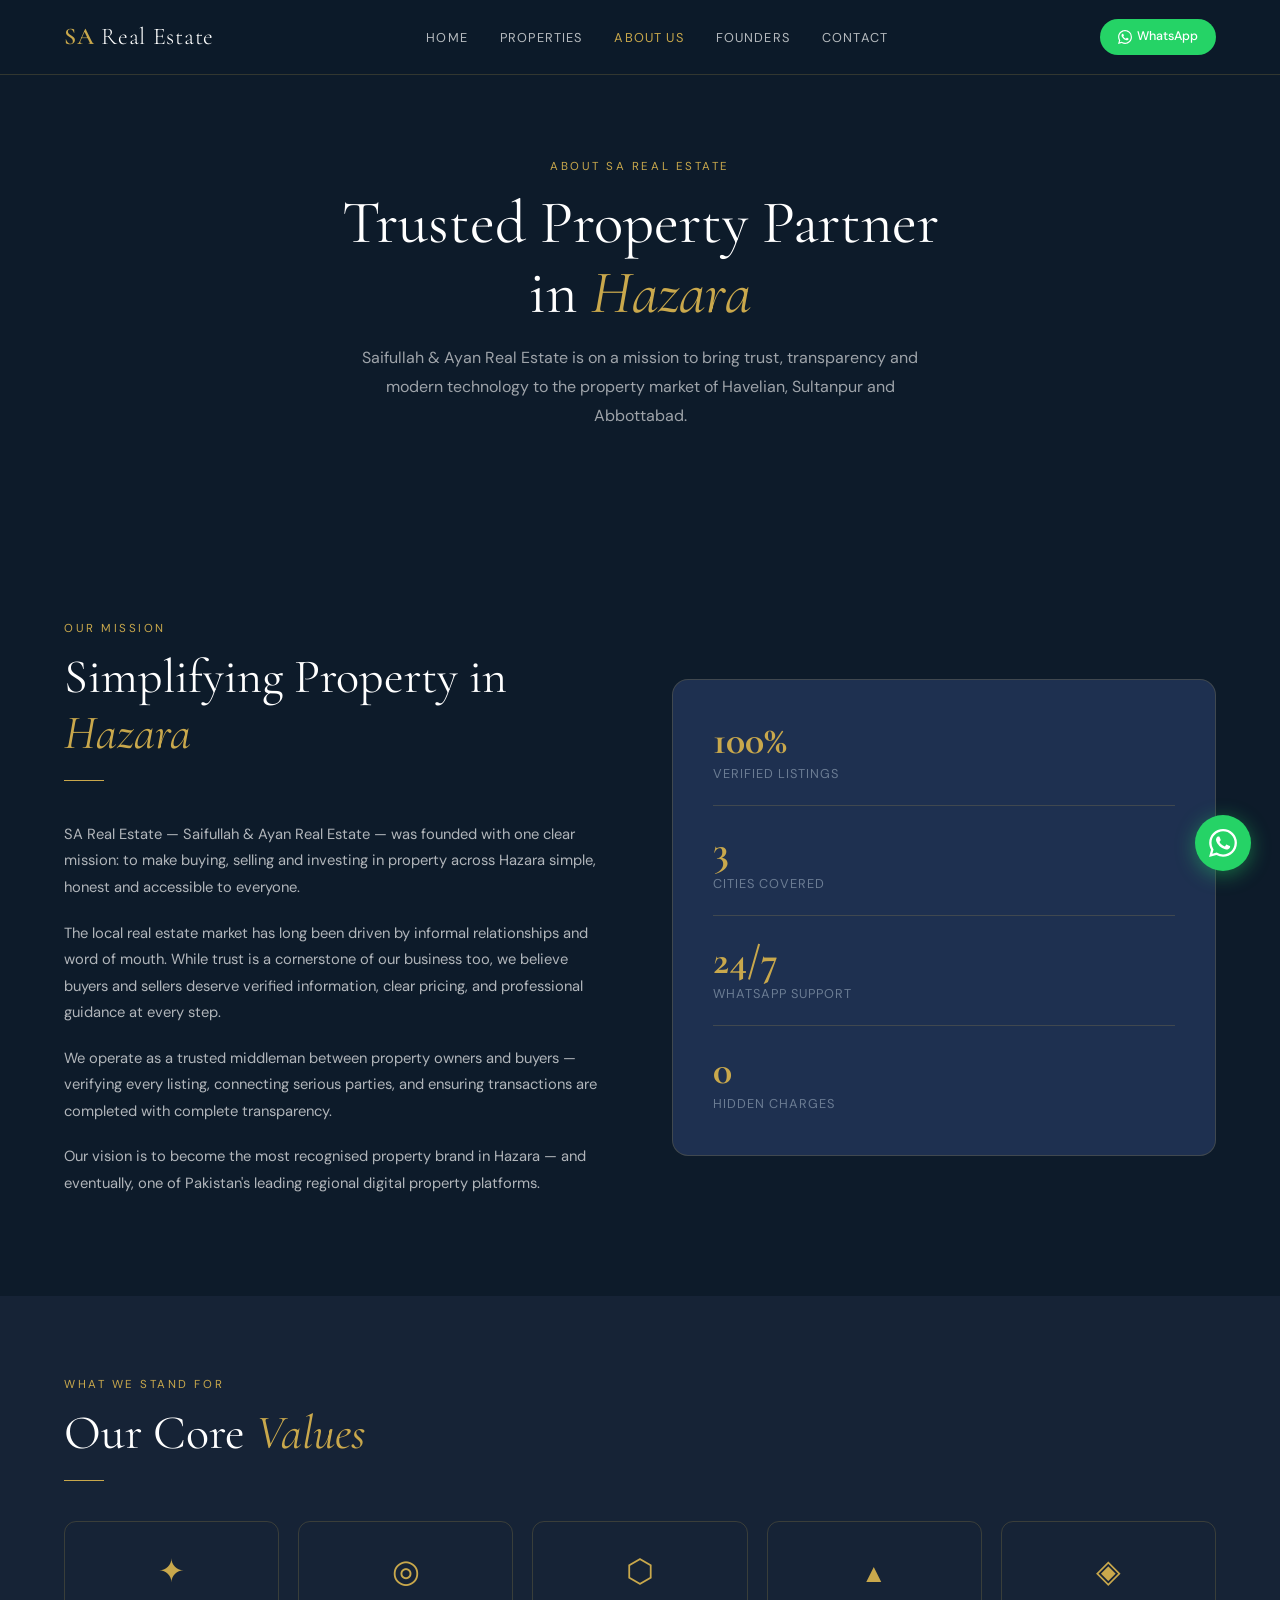
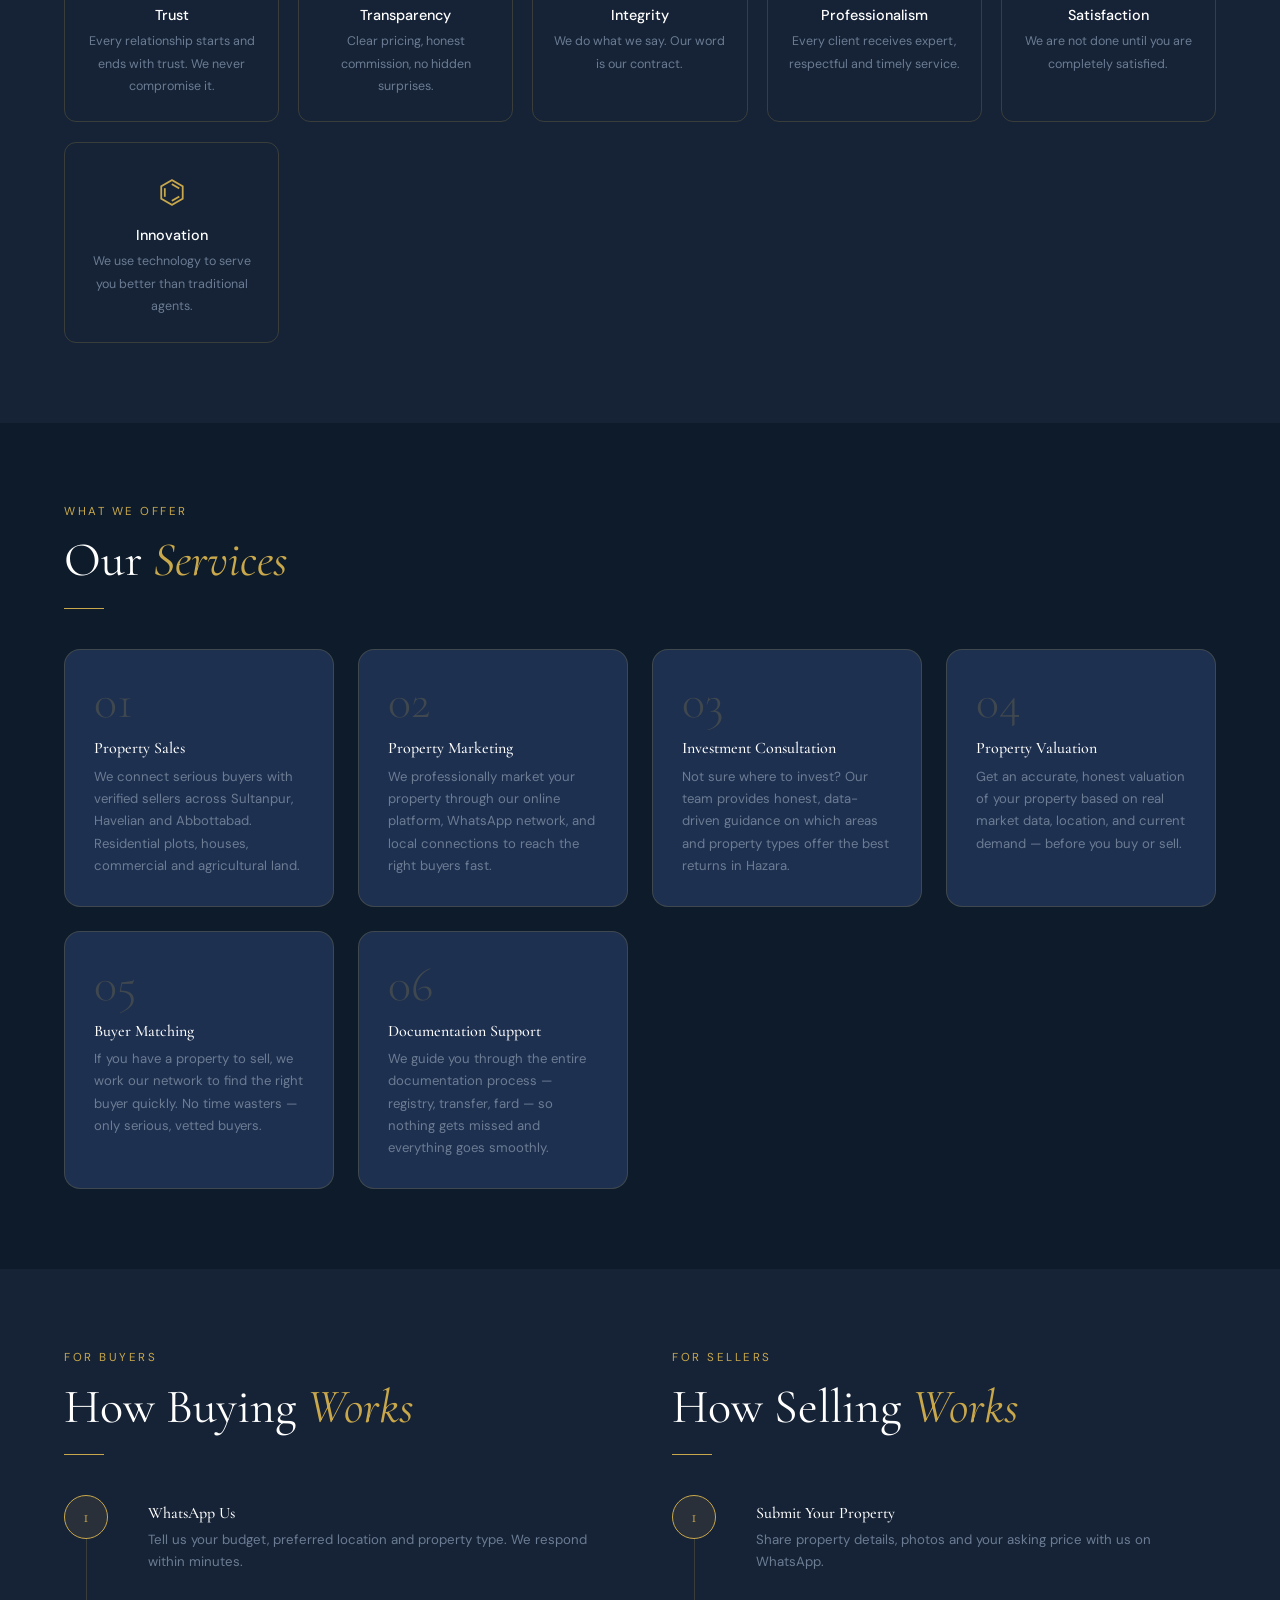
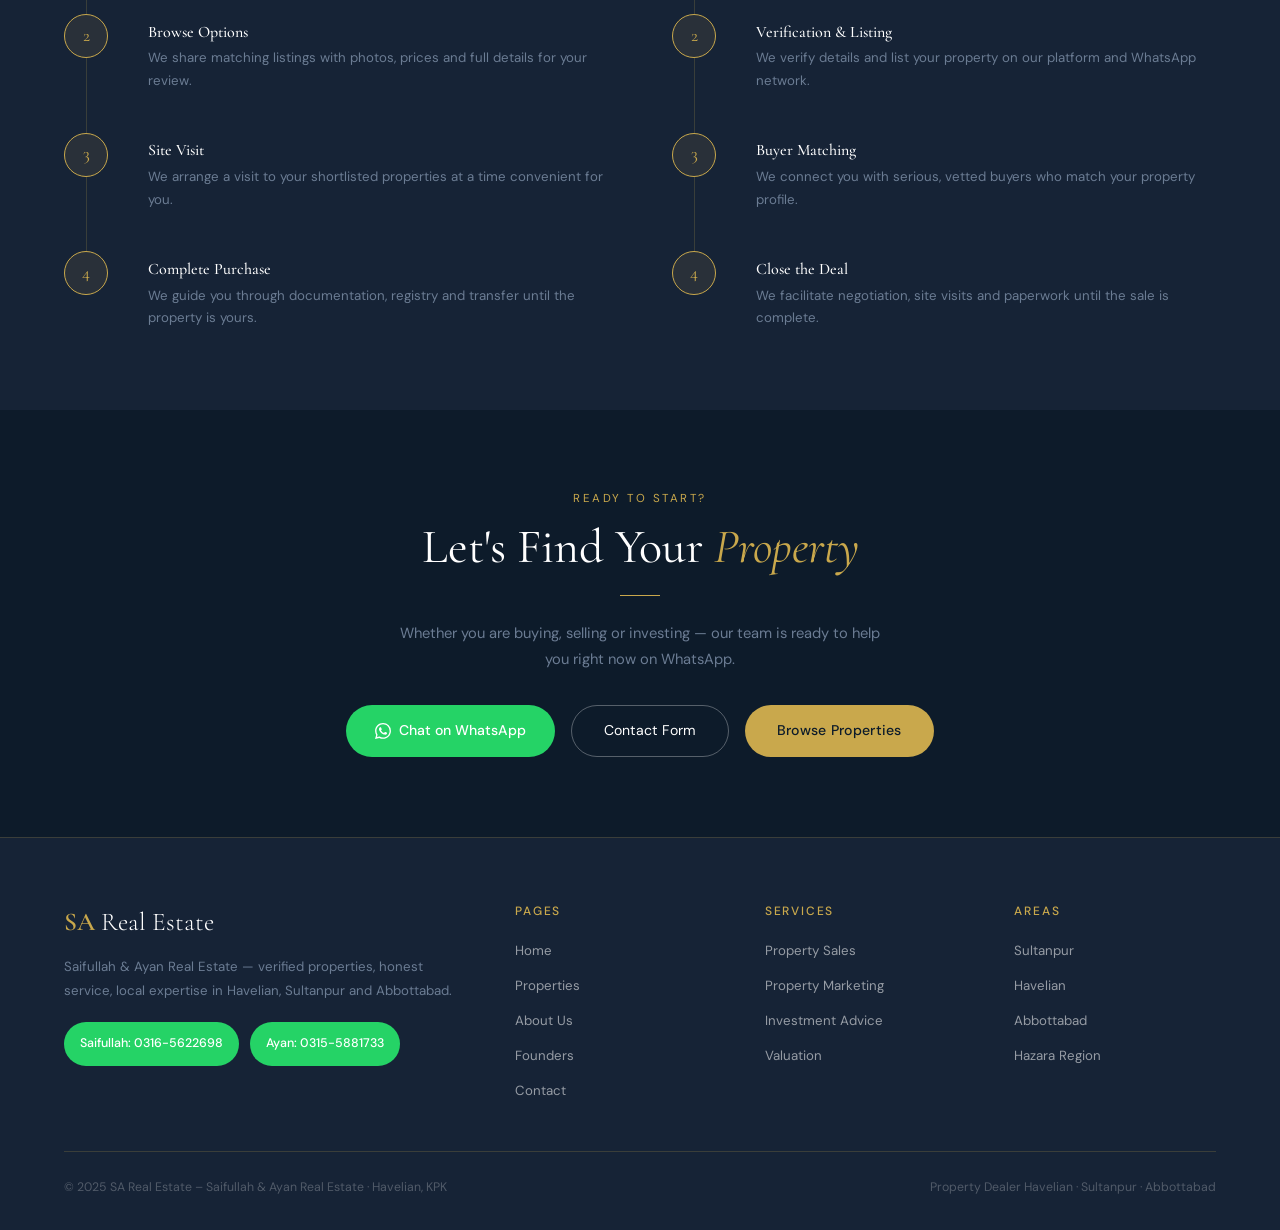
<file: about.html>
<!DOCTYPE html>
<html lang="en">
<head>
<meta charset="UTF-8">
<meta name="viewport" content="width=device-width, initial-scale=1.0">
<title>About Us – SA Real Estate | Saifullah & Ayan Real Estate Havelian</title>
<meta name="description" content="SA Real Estate is Havelian and Sultanpur's most trusted property dealer. Learn about our mission, values and commitment to transparent real estate transactions across Hazara region, KPK.">
<meta name="keywords" content="about SA Real Estate, property dealer Havelian, real estate Sultanpur, trusted property agent Hazara, Saifullah Ayan Real Estate about">
<link rel="canonical" href="https://sarealestate.pk/about.html">
<link rel="stylesheet" href="css/style.css">
<style>
.about-hero {
  min-height: 60vh;
  background:
    linear-gradient(to bottom, rgba(13,27,42,0.6) 0%, rgba(13,27,42,0.92) 70%, var(--navy) 100%),
    url('https://images.unsplash.com/photo-1560518883-ce09059eeffa?w=1600&q=80') center/cover no-repeat;
  display: flex; flex-direction: column; align-items: center; justify-content: center;
  text-align: center; padding: 8rem 5vw 5rem;
}
.about-hero p { max-width: 580px; margin: 1rem auto 0; color: rgba(255,255,255,0.6); font-size: 1rem; }
.mission-grid { display: grid; grid-template-columns: 1fr 1fr; gap: 4rem; align-items: center; }
.mission-text p { color: rgba(255,255,255,0.68); margin-bottom: 1.2rem; }
.mission-visual {
  background: var(--navy-mid); border: 1px solid var(--border); border-radius: var(--radius-lg);
  padding: 2.5rem; display: flex; flex-direction: column; gap: 1.5rem;
}
.mission-stat { border-bottom: 1px solid var(--border); padding-bottom: 1.2rem; }
.mission-stat:last-child { border-bottom: none; padding-bottom: 0; }
.mission-stat strong { font-family: 'Cormorant Garamond', serif; font-size: 2.5rem; color: var(--gold); display: block; line-height: 1; }
.mission-stat span { font-size: 0.8rem; color: var(--text-muted); text-transform: uppercase; letter-spacing: 0.08em; }
.values-grid { display: grid; grid-template-columns: repeat(auto-fill, minmax(180px, 1fr)); gap: 1.2rem; margin-top: 2.5rem; }
.value-card {
  border: 1px solid var(--border); border-radius: var(--radius); padding: 1.5rem 1.2rem;
  text-align: center; transition: border-color 0.2s;
}
.value-card:hover { border-color: var(--gold); }
.value-icon { font-family: 'Cormorant Garamond', serif; font-size: 2rem; color: var(--gold); margin-bottom: 0.6rem; }
.value-card h3 { font-family: 'DM Sans', sans-serif; font-size: 0.9rem; font-weight: 500; margin-bottom: 0.4rem; }
.value-card p { font-size: 0.78rem; color: var(--text-muted); }
.services-grid { display: grid; grid-template-columns: repeat(auto-fill, minmax(260px, 1fr)); gap: 1.5rem; margin-top: 2.5rem; }
.service-card {
  background: var(--navy-mid); border: 1px solid var(--border); border-radius: var(--radius-lg);
  padding: 1.8rem; transition: border-color 0.2s;
}
.service-card:hover { border-color: var(--gold); }
.service-number {
  font-family: 'Cormorant Garamond', serif; font-size: 3rem; font-weight: 300;
  color: rgba(201,168,76,0.2); line-height: 1; margin-bottom: 0.8rem;
}
.service-card h3 { font-size: 1rem; font-weight: 500; margin-bottom: 0.5rem; }
.service-card p { font-size: 0.82rem; color: var(--text-muted); line-height: 1.7; }
.process-steps { display: flex; flex-direction: column; gap: 0; margin-top: 2.5rem; position: relative; }
.process-step { display: grid; grid-template-columns: 60px 1fr; gap: 1.5rem; padding-bottom: 2.5rem; position: relative; }
.process-step:last-child { padding-bottom: 0; }
.step-num {
  width: 44px; height: 44px; border-radius: 50%;
  background: rgba(201,168,76,0.1); border: 1px solid var(--gold);
  display: flex; align-items: center; justify-content: center;
  font-family: 'Cormorant Garamond', serif; font-size: 1.1rem; color: var(--gold);
  flex-shrink: 0; position: relative; z-index: 1;
}
.step-line {
  position: absolute; left: 22px; top: 44px; bottom: 0;
  width: 1px; background: var(--border);
}
.step-content h3 { font-size: 1rem; font-weight: 500; margin-bottom: 0.4rem; padding-top: 0.55rem; }
.step-content p { font-size: 0.83rem; color: var(--text-muted); line-height: 1.7; }
@media (max-width: 700px) {
  .mission-grid { grid-template-columns: 1fr; gap: 2rem; }
}
</style>
</head>
<body>

<div class="mobile-menu" id="mobileMenu">
  <a href="index.html">Home</a>
  <a href="properties.html">Properties</a>
  <a href="about.html">About Us</a>
  <a href="founders.html">Founders</a>
  <a href="contact.html">Contact</a>
</div>

<nav>
  <a href="index.html" class="nav-logo">SA <span>Real Estate</span></a>
  <ul class="nav-links">
    <li><a href="index.html">Home</a></li>
    <li><a href="properties.html">Properties</a></li>
    <li><a href="about.html" class="active">About Us</a></li>
    <li><a href="founders.html">Founders</a></li>
    <li><a href="contact.html">Contact</a></li>
  </ul>
  <div class="nav-right">
    <a href="#" class="nav-wa" onclick="event.preventDefault(); openWaModal('Hello SA Real Estate.');">
      <svg viewBox="0 0 24 24" width="14" height="14" fill="white"><path d="M17.472 14.382c-.297-.149-1.758-.867-2.03-.967-.273-.099-.471-.148-.67.15-.197.297-.767.966-.94 1.164-.173.199-.347.223-.644.075-.297-.15-1.255-.463-2.39-1.475-.883-.788-1.48-1.761-1.653-2.059-.173-.297-.018-.458.13-.606.134-.133.298-.347.446-.52.149-.174.198-.298.298-.497.099-.198.05-.371-.025-.52-.075-.149-.669-1.612-.916-2.207-.242-.579-.487-.5-.669-.51-.173-.008-.371-.01-.57-.01-.198 0-.52.074-.792.372-.272.297-1.04 1.016-1.04 2.479 0 1.462 1.065 2.875 1.213 3.074.149.198 2.096 3.2 5.077 4.487.709.306 1.262.489 1.694.625.712.227 1.36.195 1.871.118.571-.085 1.758-.719 2.006-1.413.248-.694.248-1.289.173-1.413-.074-.124-.272-.198-.57-.347m-5.421 7.403h-.004a9.87 9.87 0 01-5.031-1.378l-.361-.214-3.741.982.998-3.648-.235-.374a9.86 9.86 0 01-1.51-5.26c.001-5.45 4.436-9.884 9.888-9.884 2.64 0 5.122 1.03 6.988 2.898a9.825 9.825 0 012.893 6.994c-.003 5.45-4.437 9.884-9.885 9.884m8.413-18.297A11.815 11.815 0 0012.05 0C5.495 0 .16 5.335.157 11.892c0 2.096.547 4.142 1.588 5.945L.057 24l6.305-1.654a11.882 11.882 0 005.683 1.448h.005c6.554 0 11.89-5.335 11.893-11.893a11.821 11.821 0 00-3.48-8.413z"/></svg>
      WhatsApp
    </a>
    <div class="nav-hamburger" id="hamburger"><span></span><span></span><span></span></div>
  </div>
</nav>

<!-- HERO -->
<div class="about-hero">
  <span class="section-label">About SA Real Estate</span>
  <h1 style="font-size:clamp(2rem,5vw,3.8rem);">Trusted Property Partner<br>in <em>Hazara</em></h1>
  <p>Saifullah & Ayan Real Estate is on a mission to bring trust, transparency and modern technology to the property market of Havelian, Sultanpur and Abbottabad.</p>
</div>

<!-- MISSION -->
<section style="background:var(--navy);">
  <div class="mission-grid">
    <div class="mission-text">
      <span class="section-label">Our Mission</span>
      <h2 class="section-title">Simplifying Property in <em>Hazara</em></h2>
      <div class="divider"></div>
      <p>SA Real Estate — Saifullah & Ayan Real Estate — was founded with one clear mission: to make buying, selling and investing in property across Hazara simple, honest and accessible to everyone.</p>
      <p>The local real estate market has long been driven by informal relationships and word of mouth. While trust is a cornerstone of our business too, we believe buyers and sellers deserve verified information, clear pricing, and professional guidance at every step.</p>
      <p>We operate as a trusted middleman between property owners and buyers — verifying every listing, connecting serious parties, and ensuring transactions are completed with complete transparency.</p>
      <p>Our vision is to become the most recognised property brand in Hazara — and eventually, one of Pakistan's leading regional digital property platforms.</p>
    </div>
    <div class="mission-visual">
      <div class="mission-stat"><strong>100%</strong><span>Verified Listings</span></div>
      <div class="mission-stat"><strong>3</strong><span>Cities Covered</span></div>
      <div class="mission-stat"><strong>24/7</strong><span>WhatsApp Support</span></div>
      <div class="mission-stat"><strong>0</strong><span>Hidden Charges</span></div>
    </div>
  </div>
</section>

<!-- VALUES -->
<section style="background:var(--navy-light);">
  <span class="section-label">What We Stand For</span>
  <h2 class="section-title">Our Core <em>Values</em></h2>
  <div class="divider"></div>
  <div class="values-grid">
    <div class="value-card">
      <div class="value-icon">✦</div>
      <h3>Trust</h3>
      <p>Every relationship starts and ends with trust. We never compromise it.</p>
    </div>
    <div class="value-card">
      <div class="value-icon">◎</div>
      <h3>Transparency</h3>
      <p>Clear pricing, honest commission, no hidden surprises.</p>
    </div>
    <div class="value-card">
      <div class="value-icon">⬡</div>
      <h3>Integrity</h3>
      <p>We do what we say. Our word is our contract.</p>
    </div>
    <div class="value-card">
      <div class="value-icon">▲</div>
      <h3>Professionalism</h3>
      <p>Every client receives expert, respectful and timely service.</p>
    </div>
    <div class="value-card">
      <div class="value-icon">◈</div>
      <h3>Satisfaction</h3>
      <p>We are not done until you are completely satisfied.</p>
    </div>
    <div class="value-card">
      <div class="value-icon">⌬</div>
      <h3>Innovation</h3>
      <p>We use technology to serve you better than traditional agents.</p>
    </div>
  </div>
</section>

<!-- SERVICES -->
<section style="background:var(--navy);">
  <span class="section-label">What We Offer</span>
  <h2 class="section-title">Our <em>Services</em></h2>
  <div class="divider"></div>
  <div class="services-grid">
    <div class="service-card">
      <div class="service-number">01</div>
      <h3>Property Sales</h3>
      <p>We connect serious buyers with verified sellers across Sultanpur, Havelian and Abbottabad. Residential plots, houses, commercial and agricultural land.</p>
    </div>
    <div class="service-card">
      <div class="service-number">02</div>
      <h3>Property Marketing</h3>
      <p>We professionally market your property through our online platform, WhatsApp network, and local connections to reach the right buyers fast.</p>
    </div>
    <div class="service-card">
      <div class="service-number">03</div>
      <h3>Investment Consultation</h3>
      <p>Not sure where to invest? Our team provides honest, data-driven guidance on which areas and property types offer the best returns in Hazara.</p>
    </div>
    <div class="service-card">
      <div class="service-number">04</div>
      <h3>Property Valuation</h3>
      <p>Get an accurate, honest valuation of your property based on real market data, location, and current demand — before you buy or sell.</p>
    </div>
    <div class="service-card">
      <div class="service-number">05</div>
      <h3>Buyer Matching</h3>
      <p>If you have a property to sell, we work our network to find the right buyer quickly. No time wasters — only serious, vetted buyers.</p>
    </div>
    <div class="service-card">
      <div class="service-number">06</div>
      <h3>Documentation Support</h3>
      <p>We guide you through the entire documentation process — registry, transfer, fard — so nothing gets missed and everything goes smoothly.</p>
    </div>
  </div>
</section>

<!-- HOW WE WORK -->
<section style="background:var(--navy-light);">
  <div style="display:grid;grid-template-columns:1fr 1fr;gap:4rem;align-items:start;" class="process-outer">
    <div>
      <span class="section-label">For Buyers</span>
      <h2 class="section-title">How Buying <em>Works</em></h2>
      <div class="divider"></div>
      <div class="process-steps">
        <div class="process-step">
          <div><div class="step-num">1</div><div class="step-line"></div></div>
          <div class="step-content"><h3>WhatsApp Us</h3><p>Tell us your budget, preferred location and property type. We respond within minutes.</p></div>
        </div>
        <div class="process-step">
          <div><div class="step-num">2</div><div class="step-line"></div></div>
          <div class="step-content"><h3>Browse Options</h3><p>We share matching listings with photos, prices and full details for your review.</p></div>
        </div>
        <div class="process-step">
          <div><div class="step-num">3</div><div class="step-line"></div></div>
          <div class="step-content"><h3>Site Visit</h3><p>We arrange a visit to your shortlisted properties at a time convenient for you.</p></div>
        </div>
        <div class="process-step">
          <div><div class="step-num">4</div></div>
          <div class="step-content"><h3>Complete Purchase</h3><p>We guide you through documentation, registry and transfer until the property is yours.</p></div>
        </div>
      </div>
    </div>
    <div>
      <span class="section-label">For Sellers</span>
      <h2 class="section-title">How Selling <em>Works</em></h2>
      <div class="divider"></div>
      <div class="process-steps">
        <div class="process-step">
          <div><div class="step-num">1</div><div class="step-line"></div></div>
          <div class="step-content"><h3>Submit Your Property</h3><p>Share property details, photos and your asking price with us on WhatsApp.</p></div>
        </div>
        <div class="process-step">
          <div><div class="step-num">2</div><div class="step-line"></div></div>
          <div class="step-content"><h3>Verification & Listing</h3><p>We verify details and list your property on our platform and WhatsApp network.</p></div>
        </div>
        <div class="process-step">
          <div><div class="step-num">3</div><div class="step-line"></div></div>
          <div class="step-content"><h3>Buyer Matching</h3><p>We connect you with serious, vetted buyers who match your property profile.</p></div>
        </div>
        <div class="process-step">
          <div><div class="step-num">4</div></div>
          <div class="step-content"><h3>Close the Deal</h3><p>We facilitate negotiation, site visits and paperwork until the sale is complete.</p></div>
        </div>
      </div>
    </div>
  </div>
</section>

<!-- CTA -->
<section style="background:var(--navy);text-align:center;">
  <span class="section-label">Ready to Start?</span>
  <h2 class="section-title">Let's Find Your <em>Property</em></h2>
  <div class="divider" style="margin:1.2rem auto 1.5rem;"></div>
  <p style="max-width:500px;margin:0 auto 2rem;color:var(--text-muted);">Whether you are buying, selling or investing — our team is ready to help you right now on WhatsApp.</p>
  <div style="display:flex;gap:1rem;justify-content:center;flex-wrap:wrap;">
    <a href="#" class="btn-wa" onclick="event.preventDefault(); openWaModal('Hello, I want to discuss a property.');">
      <svg viewBox="0 0 24 24" fill="white" style="width:16px;height:16px;"><path d="M17.472 14.382c-.297-.149-1.758-.867-2.03-.967-.273-.099-.471-.148-.67.15-.197.297-.767.966-.94 1.164-.173.199-.347.223-.644.075-.297-.15-1.255-.463-2.39-1.475-.883-.788-1.48-1.761-1.653-2.059-.173-.297-.018-.458.13-.606.134-.133.298-.347.446-.52.149-.174.198-.298.298-.497.099-.198.05-.371-.025-.52-.075-.149-.669-1.612-.916-2.207-.242-.579-.487-.5-.669-.51-.173-.008-.371-.01-.57-.01-.198 0-.52.074-.792.372-.272.297-1.04 1.016-1.04 2.479 0 1.462 1.065 2.875 1.213 3.074.149.198 2.096 3.2 5.077 4.487.709.306 1.262.489 1.694.625.712.227 1.36.195 1.871.118.571-.085 1.758-.719 2.006-1.413.248-.694.248-1.289.173-1.413-.074-.124-.272-.198-.57-.347m-5.421 7.403h-.004a9.87 9.87 0 01-5.031-1.378l-.361-.214-3.741.982.998-3.648-.235-.374a9.86 9.86 0 01-1.51-5.26c.001-5.45 4.436-9.884 9.888-9.884 2.64 0 5.122 1.03 6.988 2.898a9.825 9.825 0 012.893 6.994c-.003 5.45-4.437 9.884-9.885 9.884m8.413-18.297A11.815 11.815 0 0012.05 0C5.495 0 .16 5.335.157 11.892c0 2.096.547 4.142 1.588 5.945L.057 24l6.305-1.654a11.882 11.882 0 005.683 1.448h.005c6.554 0 11.89-5.335 11.893-11.893a11.821 11.821 0 00-3.48-8.413z"/></svg>
      Chat on WhatsApp
    </a>
    <a href="contact.html" class="btn-outline">Contact Form</a>
    <a href="properties.html" class="btn-gold">Browse Properties</a>
  </div>
</section>

<!-- FOOTER -->
<footer>
  <div class="footer-grid">
    <div>
      <div class="footer-logo-text">SA <span>Real Estate</span></div>
      <p class="footer-desc">Saifullah & Ayan Real Estate — verified properties, honest service, local expertise in Havelian, Sultanpur and Abbottabad.</p>
      <div style="display:flex;gap:0.7rem;flex-wrap:wrap;">
        <a href="https://wa.me/923165622698" target="_blank" class="btn-wa" style="font-size:0.78rem;padding:0.5rem 1rem;">Saifullah: 0316-5622698</a>
        <a href="https://wa.me/923155881733" target="_blank" class="btn-wa" style="font-size:0.78rem;padding:0.5rem 1rem;">Ayan: 0315-5881733</a>
      </div>
    </div>
    <div class="footer-col"><h4>Pages</h4><ul><li><a href="index.html">Home</a></li><li><a href="properties.html">Properties</a></li><li><a href="about.html">About Us</a></li><li><a href="founders.html">Founders</a></li><li><a href="contact.html">Contact</a></li></ul></div>
    <div class="footer-col"><h4>Services</h4><ul><li><a href="about.html">Property Sales</a></li><li><a href="about.html">Property Marketing</a></li><li><a href="about.html">Investment Advice</a></li><li><a href="about.html">Valuation</a></li></ul></div>
    <div class="footer-col"><h4>Areas</h4><ul><li><a href="properties.html">Sultanpur</a></li><li><a href="properties.html">Havelian</a></li><li><a href="properties.html">Abbottabad</a></li><li><a href="properties.html">Hazara Region</a></li></ul></div>
  </div>
  <div class="footer-bottom">
    <p>© 2025 SA Real Estate – Saifullah & Ayan Real Estate · Havelian, KPK</p>
    <p>Property Dealer Havelian · Sultanpur · Abbottabad</p>
  </div>
</footer>

<div class="float-wa-wrapper">
  <div class="wa-options" id="waOptions">
    <a href="https://wa.me/923165622698?text=Hello%20SA%20Real%20Estate." class="wa-option-btn" target="_blank"><span class="dot"></span>Saifullah – 0316-5622698</a>
    <a href="https://wa.me/923155881733?text=Hello%20SA%20Real%20Estate." class="wa-option-btn" target="_blank"><span class="dot"></span>Ayan – 0315-5881733</a>
  </div>
  <button class="float-wa-btn" id="floatWaBtn" aria-label="WhatsApp">
    <svg viewBox="0 0 24 24" fill="white"><path d="M17.472 14.382c-.297-.149-1.758-.867-2.03-.967-.273-.099-.471-.148-.67.15-.197.297-.767.966-.94 1.164-.173.199-.347.223-.644.075-.297-.15-1.255-.463-2.39-1.475-.883-.788-1.48-1.761-1.653-2.059-.173-.297-.018-.458.13-.606.134-.133.298-.347.446-.52.149-.174.198-.298.298-.497.099-.198.05-.371-.025-.52-.075-.149-.669-1.612-.916-2.207-.242-.579-.487-.5-.669-.51-.173-.008-.371-.01-.57-.01-.198 0-.52.074-.792.372-.272.297-1.04 1.016-1.04 2.479 0 1.462 1.065 2.875 1.213 3.074.149.198 2.096 3.2 5.077 4.487.709.306 1.262.489 1.694.625.712.227 1.36.195 1.871.118.571-.085 1.758-.719 2.006-1.413.248-.694.248-1.289.173-1.413-.074-.124-.272-.198-.57-.347m-5.421 7.403h-.004a9.87 9.87 0 01-5.031-1.378l-.361-.214-3.741.982.998-3.648-.235-.374a9.86 9.86 0 01-1.51-5.26c.001-5.45 4.436-9.884 9.888-9.884 2.64 0 5.122 1.03 6.988 2.898a9.825 9.825 0 012.893 6.994c-.003 5.45-4.437 9.884-9.885 9.884m8.413-18.297A11.815 11.815 0 0012.05 0C5.495 0 .16 5.335.157 11.892c0 2.096.547 4.142 1.588 5.945L.057 24l6.305-1.654a11.882 11.882 0 005.683 1.448h.005c6.554 0 11.89-5.335 11.893-11.893a11.821 11.821 0 00-3.48-8.413z"/></svg>
  </button>
</div>
<script src="js/main.js"></script>
<style>
@media (max-width: 750px) { .process-outer { grid-template-columns: 1fr !important; } }
</style>
</body>
</html>
</file>
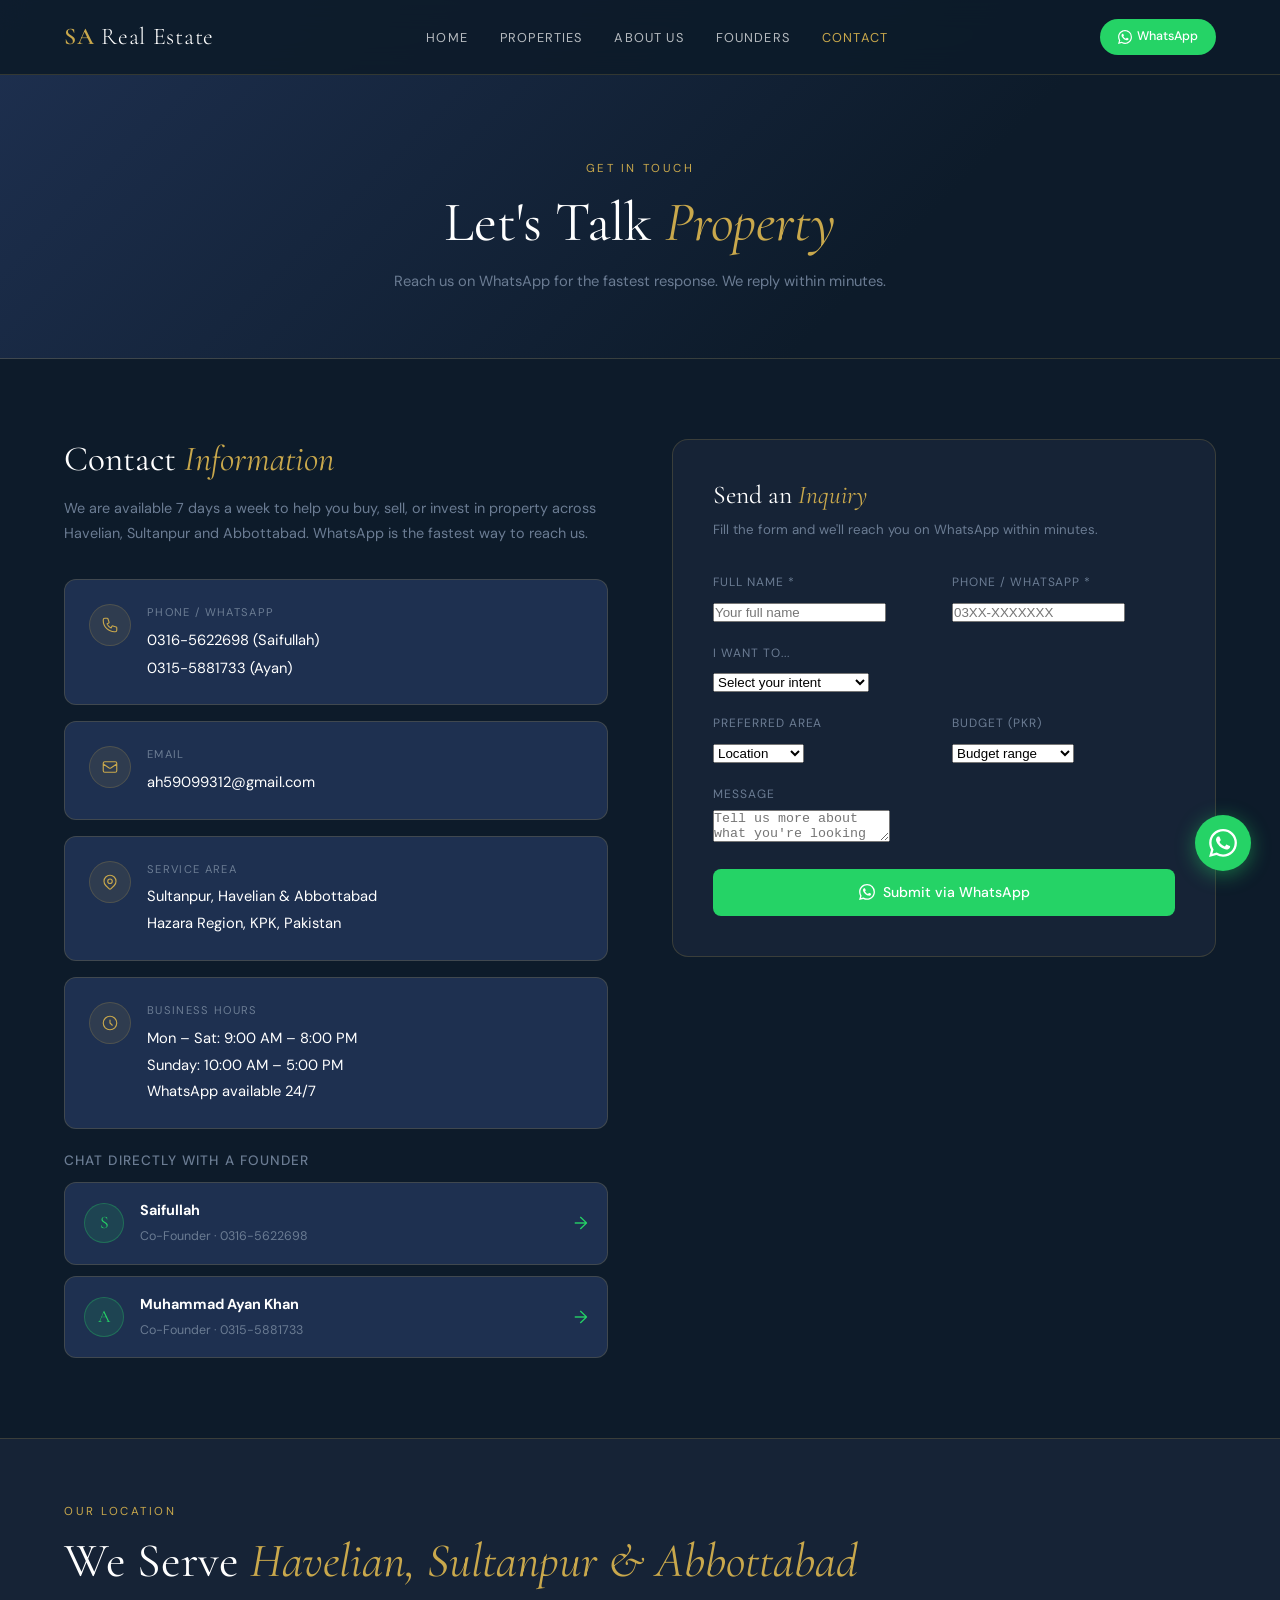
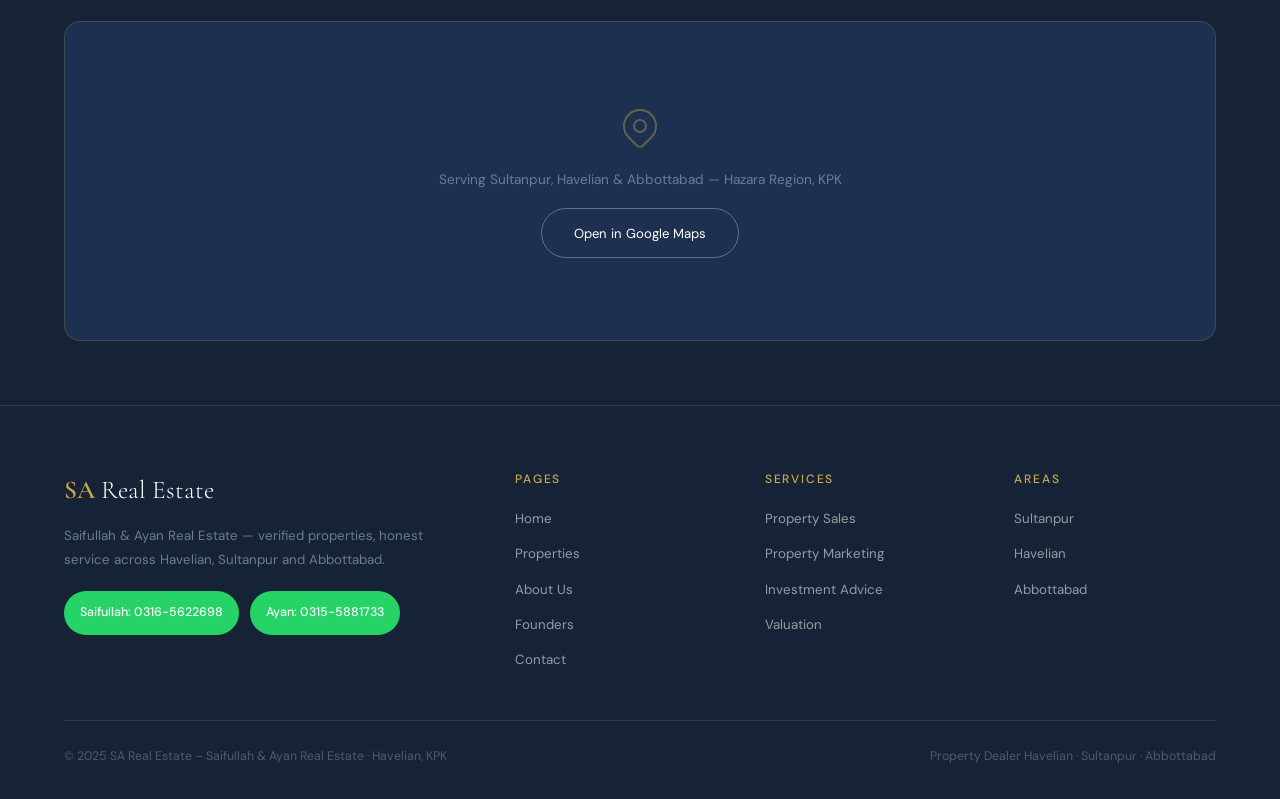
<file: contact.html>
<!DOCTYPE html>
<html lang="en">
<head>
<meta charset="UTF-8">
<meta name="viewport" content="width=device-width, initial-scale=1.0">
<title>Contact – SA Real Estate | Property Dealer Havelian Sultanpur</title>
<meta name="description" content="Contact SA Real Estate for buying, selling or investing in property in Havelian, Sultanpur and Abbottabad. WhatsApp: 0315-5881733 or 0316-5622698. Email: ah59099312@gmail.com">
<meta name="keywords" content="contact SA Real Estate, property dealer Havelian phone, real estate Sultanpur contact, WhatsApp property Havelian">
<link rel="canonical" href="https://sarealestate.pk/contact.html">
<link rel="stylesheet" href="css/style.css">
<style>
.contact-hero {
  padding: 10rem 5vw 4rem;
  background: linear-gradient(135deg, var(--navy-mid) 0%, var(--navy) 70%);
  text-align: center; border-bottom: 1px solid var(--border);
}
.contact-main { display: grid; grid-template-columns: 1fr 1fr; gap: 4rem; padding: 5rem 5vw; background: var(--navy); }
.contact-left h2 { font-size: clamp(1.6rem, 3vw, 2.2rem); margin-bottom: 1rem; }
.contact-left > p { color: var(--text-muted); font-size: 0.9rem; line-height: 1.8; margin-bottom: 2rem; }
.contact-card {
  background: var(--navy-mid); border: 1px solid var(--border); border-radius: var(--radius);
  padding: 1.5rem; margin-bottom: 1rem; display: flex; align-items: flex-start; gap: 1rem;
  transition: border-color 0.2s;
}
.contact-card:hover { border-color: var(--gold); }
.contact-card-icon {
  width: 42px; height: 42px; border-radius: 50%; flex-shrink: 0;
  background: rgba(201,168,76,0.1); border: 1px solid var(--border);
  display: flex; align-items: center; justify-content: center;
}
.contact-card-icon svg { width: 18px; height: 18px; stroke: var(--gold); fill: none; stroke-width: 1.5; stroke-linecap: round; stroke-linejoin: round; }
.contact-card-text label { display: block; font-size: 0.7rem; letter-spacing: 0.12em; text-transform: uppercase; color: var(--text-muted); margin-bottom: 0.3rem; }
.contact-card-text a, .contact-card-text p { color: var(--white); font-size: 0.92rem; text-decoration: none; transition: color 0.2s; }
.contact-card-text a:hover { color: var(--gold); }
.wa-contact-section { margin-top: 1.5rem; }
.wa-contact-section h3 { font-family: 'DM Sans', sans-serif; font-size: 0.85rem; font-weight: 500; color: var(--text-muted); letter-spacing: 0.08em; text-transform: uppercase; margin-bottom: 0.8rem; }
.wa-btn-pair { display: flex; flex-direction: column; gap: 0.7rem; }
.wa-person-btn {
  display: flex; align-items: center; gap: 1rem;
  background: var(--navy-mid); border: 1px solid var(--border); border-radius: var(--radius);
  padding: 1rem 1.2rem; text-decoration: none; transition: border-color 0.2s;
}
.wa-person-btn:hover { border-color: var(--wa-green); }
.wa-person-avatar {
  width: 40px; height: 40px; border-radius: 50%; background: rgba(37,211,102,0.12);
  border: 1px solid rgba(37,211,102,0.3);
  display: flex; align-items: center; justify-content: center;
  font-family: 'Cormorant Garamond', serif; font-size: 1.1rem; color: var(--wa-green); flex-shrink: 0;
}
.wa-person-info strong { display: block; color: var(--white); font-size: 0.9rem; }
.wa-person-info span { font-size: 0.78rem; color: var(--text-muted); }
.wa-person-arrow { margin-left: auto; color: var(--wa-green); font-size: 1.1rem; }
.form-box {
  background: var(--navy-light); border: 1px solid var(--border); border-radius: var(--radius-lg);
  padding: 2.5rem;
}
.form-box h3 { font-family: 'Cormorant Garamond', serif; font-size: 1.6rem; margin-bottom: 0.5rem; }
.form-box > p { font-size: 0.83rem; color: var(--text-muted); margin-bottom: 2rem; }
.form-label { display: block; font-size: 0.75rem; letter-spacing: 0.08em; text-transform: uppercase; color: var(--text-muted); margin-bottom: 0.4rem; }
.form-field { margin-bottom: 1.2rem; }
.map-section { background: var(--navy-light); padding: 4rem 5vw; border-top: 1px solid var(--border); }
.map-placeholder {
  border-radius: var(--radius-lg); overflow: hidden; border: 1px solid var(--border);
  background: var(--navy-mid); height: 320px; display: flex; align-items: center; justify-content: center;
  flex-direction: column; gap: 1rem; margin-top: 2rem;
}
.map-placeholder p { font-size: 0.85rem; color: var(--text-muted); }
@media (max-width: 750px) { .contact-main { grid-template-columns: 1fr; gap: 2.5rem; } }
</style>
</head>
<body>

<div class="mobile-menu" id="mobileMenu">
  <a href="index.html">Home</a>
  <a href="properties.html">Properties</a>
  <a href="about.html">About Us</a>
  <a href="founders.html">Founders</a>
  <a href="contact.html">Contact</a>
</div>

<nav>
  <a href="index.html" class="nav-logo">SA <span>Real Estate</span></a>
  <ul class="nav-links">
    <li><a href="index.html">Home</a></li>
    <li><a href="properties.html">Properties</a></li>
    <li><a href="about.html">About Us</a></li>
    <li><a href="founders.html">Founders</a></li>
    <li><a href="contact.html" class="active">Contact</a></li>
  </ul>
  <div class="nav-right">
    <a href="#" class="nav-wa" onclick="event.preventDefault(); openWaModal('Hello SA Real Estate.');">
      <svg viewBox="0 0 24 24" width="14" height="14" fill="white"><path d="M17.472 14.382c-.297-.149-1.758-.867-2.03-.967-.273-.099-.471-.148-.67.15-.197.297-.767.966-.94 1.164-.173.199-.347.223-.644.075-.297-.15-1.255-.463-2.39-1.475-.883-.788-1.48-1.761-1.653-2.059-.173-.297-.018-.458.13-.606.134-.133.298-.347.446-.52.149-.174.198-.298.298-.497.099-.198.05-.371-.025-.52-.075-.149-.669-1.612-.916-2.207-.242-.579-.487-.5-.669-.51-.173-.008-.371-.01-.57-.01-.198 0-.52.074-.792.372-.272.297-1.04 1.016-1.04 2.479 0 1.462 1.065 2.875 1.213 3.074.149.198 2.096 3.2 5.077 4.487.709.306 1.262.489 1.694.625.712.227 1.36.195 1.871.118.571-.085 1.758-.719 2.006-1.413.248-.694.248-1.289.173-1.413-.074-.124-.272-.198-.57-.347m-5.421 7.403h-.004a9.87 9.87 0 01-5.031-1.378l-.361-.214-3.741.982.998-3.648-.235-.374a9.86 9.86 0 01-1.51-5.26c.001-5.45 4.436-9.884 9.888-9.884 2.64 0 5.122 1.03 6.988 2.898a9.825 9.825 0 012.893 6.994c-.003 5.45-4.437 9.884-9.885 9.884m8.413-18.297A11.815 11.815 0 0012.05 0C5.495 0 .16 5.335.157 11.892c0 2.096.547 4.142 1.588 5.945L.057 24l6.305-1.654a11.882 11.882 0 005.683 1.448h.005c6.554 0 11.89-5.335 11.893-11.893a11.821 11.821 0 00-3.48-8.413z"/></svg>
      WhatsApp
    </a>
    <div class="nav-hamburger" id="hamburger"><span></span><span></span><span></span></div>
  </div>
</nav>

<!-- HERO -->
<div class="contact-hero">
  <span class="section-label">Get in Touch</span>
  <h1 style="font-size:clamp(2rem,5vw,3.5rem);">Let's Talk <em>Property</em></h1>
  <p style="color:var(--text-muted);max-width:500px;margin:0.8rem auto 0;">Reach us on WhatsApp for the fastest response. We reply within minutes.</p>
</div>

<!-- CONTACT MAIN -->
<div class="contact-main">

  <!-- LEFT: INFO -->
  <div class="contact-left">
    <h2>Contact <em>Information</em></h2>
    <p>We are available 7 days a week to help you buy, sell, or invest in property across Havelian, Sultanpur and Abbottabad. WhatsApp is the fastest way to reach us.</p>

    <div class="contact-card">
      <div class="contact-card-icon">
        <svg viewBox="0 0 24 24"><path d="M3 5a2 2 0 012-2h3.28a1 1 0 01.948.684l1.498 4.493a1 1 0 01-.502 1.21l-2.257 1.13a11.042 11.042 0 005.516 5.516l1.13-2.257a1 1 0 011.21-.502l4.493 1.498a1 1 0 01.684.949V19a2 2 0 01-2 2h-1C9.716 21 3 14.284 3 6V5z"/></svg>
      </div>
      <div class="contact-card-text">
        <label>Phone / WhatsApp</label>
        <a href="tel:+923165622698">0316-5622698 (Saifullah)</a><br>
        <a href="tel:+923155881733" style="margin-top:0.25rem;display:inline-block;">0315-5881733 (Ayan)</a>
      </div>
    </div>

    <div class="contact-card">
      <div class="contact-card-icon">
        <svg viewBox="0 0 24 24"><path d="M3 8l7.89 5.26a2 2 0 002.22 0L21 8M5 19h14a2 2 0 002-2V7a2 2 0 00-2-2H5a2 2 0 00-2 2v10a2 2 0 002 2z"/></svg>
      </div>
      <div class="contact-card-text">
        <label>Email</label>
        <a href="mailto:ah59099312@gmail.com">ah59099312@gmail.com</a>
      </div>
    </div>

    <div class="contact-card">
      <div class="contact-card-icon">
        <svg viewBox="0 0 24 24"><path d="M17.657 16.657L13.414 20.9a2 2 0 01-2.828 0l-4.243-4.243a8 8 0 1111.314 0z"/><path d="M15 11a3 3 0 11-6 0 3 3 0 016 0z"/></svg>
      </div>
      <div class="contact-card-text">
        <label>Service Area</label>
        <p>Sultanpur, Havelian & Abbottabad<br>Hazara Region, KPK, Pakistan</p>
      </div>
    </div>

    <div class="contact-card">
      <div class="contact-card-icon">
        <svg viewBox="0 0 24 24"><path d="M12 8v4l3 3m6-3a9 9 0 11-18 0 9 9 0 0118 0z"/></svg>
      </div>
      <div class="contact-card-text">
        <label>Business Hours</label>
        <p>Mon – Sat: 9:00 AM – 8:00 PM<br>Sunday: 10:00 AM – 5:00 PM<br>WhatsApp available 24/7</p>
      </div>
    </div>

    <div class="wa-contact-section">
      <h3>Chat Directly with a Founder</h3>
      <div class="wa-btn-pair">
        <a href="https://wa.me/923165622698?text=Hello%20Saifullah%20Sahab%2C%20I%20want%20to%20discuss%20a%20property." class="wa-person-btn" target="_blank">
          <div class="wa-person-avatar">S</div>
          <div class="wa-person-info">
            <strong>Saifullah</strong>
            <span>Co-Founder · 0316-5622698</span>
          </div>
          <span class="wa-person-arrow">→</span>
        </a>
        <a href="https://wa.me/923155881733?text=Hello%20Ayan%2C%20I%20want%20to%20discuss%20a%20property%20with%20SA%20Real%20Estate." class="wa-person-btn" target="_blank">
          <div class="wa-person-avatar">A</div>
          <div class="wa-person-info">
            <strong>Muhammad Ayan Khan</strong>
            <span>Co-Founder · 0315-5881733</span>
          </div>
          <span class="wa-person-arrow">→</span>
        </a>
      </div>
    </div>
  </div>

  <!-- RIGHT: FORM -->
  <div>
    <div class="form-box">
      <h3>Send an <em>Inquiry</em></h3>
      <p>Fill the form and we'll reach you on WhatsApp within minutes.</p>
      <form id="contactForm">
        <div class="form-row">
          <div class="form-field">
            <label class="form-label">Full Name *</label>
            <input type="text" name="name" placeholder="Your full name" required>
          </div>
          <div class="form-field">
            <label class="form-label">Phone / WhatsApp *</label>
            <input type="tel" name="phone" placeholder="03XX-XXXXXXX" required>
          </div>
        </div>
        <div class="form-field">
          <label class="form-label">I want to...</label>
          <select name="interest">
            <option value="" disabled selected>Select your intent</option>
            <option>Buy a Property</option>
            <option>Sell a Property</option>
            <option>Invest in Property</option>
            <option>Get Property Valuation</option>
            <option>Just Enquiring</option>
          </select>
        </div>
        <div class="form-row">
          <div class="form-field">
            <label class="form-label">Preferred Area</label>
            <select name="area">
              <option value="" disabled selected>Location</option>
              <option>Sultanpur</option>
              <option>Havelian</option>
              <option>Abbottabad</option>
              <option>Any / Open</option>
            </select>
          </div>
          <div class="form-field">
            <label class="form-label">Budget (PKR)</label>
            <select name="budget">
              <option value="" disabled selected>Budget range</option>
              <option>Under 30 Lac</option>
              <option>30 – 60 Lac</option>
              <option>60 Lac – 1 Crore</option>
              <option>Above 1 Crore</option>
            </select>
          </div>
        </div>
        <div class="form-field">
          <label class="form-label">Message</label>
          <textarea name="message" placeholder="Tell us more about what you're looking for..."></textarea>
        </div>
        <button type="submit" class="btn-wa" style="width:100%;justify-content:center;border-radius:0.5rem;padding:0.9rem;">
          <svg viewBox="0 0 24 24" fill="white" style="width:16px;height:16px;"><path d="M17.472 14.382c-.297-.149-1.758-.867-2.03-.967-.273-.099-.471-.148-.67.15-.197.297-.767.966-.94 1.164-.173.199-.347.223-.644.075-.297-.15-1.255-.463-2.39-1.475-.883-.788-1.48-1.761-1.653-2.059-.173-.297-.018-.458.13-.606.134-.133.298-.347.446-.52.149-.174.198-.298.298-.497.099-.198.05-.371-.025-.52-.075-.149-.669-1.612-.916-2.207-.242-.579-.487-.5-.669-.51-.173-.008-.371-.01-.57-.01-.198 0-.52.074-.792.372-.272.297-1.04 1.016-1.04 2.479 0 1.462 1.065 2.875 1.213 3.074.149.198 2.096 3.2 5.077 4.487.709.306 1.262.489 1.694.625.712.227 1.36.195 1.871.118.571-.085 1.758-.719 2.006-1.413.248-.694.248-1.289.173-1.413-.074-.124-.272-.198-.57-.347m-5.421 7.403h-.004a9.87 9.87 0 01-5.031-1.378l-.361-.214-3.741.982.998-3.648-.235-.374a9.86 9.86 0 01-1.51-5.26c.001-5.45 4.436-9.884 9.888-9.884 2.64 0 5.122 1.03 6.988 2.898a9.825 9.825 0 012.893 6.994c-.003 5.45-4.437 9.884-9.885 9.884m8.413-18.297A11.815 11.815 0 0012.05 0C5.495 0 .16 5.335.157 11.892c0 2.096.547 4.142 1.588 5.945L.057 24l6.305-1.654a11.882 11.882 0 005.683 1.448h.005c6.554 0 11.89-5.335 11.893-11.893a11.821 11.821 0 00-3.48-8.413z"/></svg>
          Submit via WhatsApp
        </button>
      </form>
    </div>
  </div>
</div>

<!-- MAP SECTION -->
<div class="map-section">
  <span class="section-label">Our Location</span>
  <h2 class="section-title">We Serve <em>Havelian, Sultanpur & Abbottabad</em></h2>
  <div class="map-placeholder">
    <svg viewBox="0 0 24 24" width="48" height="48" fill="none" stroke="rgba(201,168,76,0.4)" stroke-width="1" stroke-linecap="round" stroke-linejoin="round"><path d="M17.657 16.657L13.414 20.9a2 2 0 01-2.828 0l-4.243-4.243a8 8 0 1111.314 0z"/><path d="M15 11a3 3 0 11-6 0 3 3 0 016 0z"/></svg>
    <p>Serving Sultanpur, Havelian &amp; Abbottabad — Hazara Region, KPK</p>
    <a href="https://maps.google.com/?q=Havelian,KPK,Pakistan" target="_blank" class="btn-outline" style="font-size:0.82rem;">Open in Google Maps</a>
  </div>
</div>

<!-- FOOTER -->
<footer>
  <div class="footer-grid">
    <div>
      <div class="footer-logo-text">SA <span>Real Estate</span></div>
      <p class="footer-desc">Saifullah & Ayan Real Estate — verified properties, honest service across Havelian, Sultanpur and Abbottabad.</p>
      <div style="display:flex;gap:0.7rem;flex-wrap:wrap;">
        <a href="https://wa.me/923165622698" target="_blank" class="btn-wa" style="font-size:0.78rem;padding:0.5rem 1rem;">Saifullah: 0316-5622698</a>
        <a href="https://wa.me/923155881733" target="_blank" class="btn-wa" style="font-size:0.78rem;padding:0.5rem 1rem;">Ayan: 0315-5881733</a>
      </div>
    </div>
    <div class="footer-col"><h4>Pages</h4><ul><li><a href="index.html">Home</a></li><li><a href="properties.html">Properties</a></li><li><a href="about.html">About Us</a></li><li><a href="founders.html">Founders</a></li><li><a href="contact.html">Contact</a></li></ul></div>
    <div class="footer-col"><h4>Services</h4><ul><li><a href="about.html">Property Sales</a></li><li><a href="about.html">Property Marketing</a></li><li><a href="about.html">Investment Advice</a></li><li><a href="about.html">Valuation</a></li></ul></div>
    <div class="footer-col"><h4>Areas</h4><ul><li><a href="properties.html">Sultanpur</a></li><li><a href="properties.html">Havelian</a></li><li><a href="properties.html">Abbottabad</a></li></ul></div>
  </div>
  <div class="footer-bottom">
    <p>© 2025 SA Real Estate – Saifullah & Ayan Real Estate · Havelian, KPK</p>
    <p>Property Dealer Havelian · Sultanpur · Abbottabad</p>
  </div>
</footer>

<div class="float-wa-wrapper">
  <div class="wa-options" id="waOptions">
    <a href="https://wa.me/923165622698?text=Hello%20SA%20Real%20Estate." class="wa-option-btn" target="_blank"><span class="dot"></span>Saifullah – 0316-5622698</a>
    <a href="https://wa.me/923155881733?text=Hello%20SA%20Real%20Estate." class="wa-option-btn" target="_blank"><span class="dot"></span>Ayan – 0315-5881733</a>
  </div>
  <button class="float-wa-btn" id="floatWaBtn" aria-label="WhatsApp">
    <svg viewBox="0 0 24 24" fill="white"><path d="M17.472 14.382c-.297-.149-1.758-.867-2.03-.967-.273-.099-.471-.148-.67.15-.197.297-.767.966-.94 1.164-.173.199-.347.223-.644.075-.297-.15-1.255-.463-2.39-1.475-.883-.788-1.48-1.761-1.653-2.059-.173-.297-.018-.458.13-.606.134-.133.298-.347.446-.52.149-.174.198-.298.298-.497.099-.198.05-.371-.025-.52-.075-.149-.669-1.612-.916-2.207-.242-.579-.487-.5-.669-.51-.173-.008-.371-.01-.57-.01-.198 0-.52.074-.792.372-.272.297-1.04 1.016-1.04 2.479 0 1.462 1.065 2.875 1.213 3.074.149.198 2.096 3.2 5.077 4.487.709.306 1.262.489 1.694.625.712.227 1.36.195 1.871.118.571-.085 1.758-.719 2.006-1.413.248-.694.248-1.289.173-1.413-.074-.124-.272-.198-.57-.347m-5.421 7.403h-.004a9.87 9.87 0 01-5.031-1.378l-.361-.214-3.741.982.998-3.648-.235-.374a9.86 9.86 0 01-1.51-5.26c.001-5.45 4.436-9.884 9.888-9.884 2.64 0 5.122 1.03 6.988 2.898a9.825 9.825 0 012.893 6.994c-.003 5.45-4.437 9.884-9.885 9.884m8.413-18.297A11.815 11.815 0 0012.05 0C5.495 0 .16 5.335.157 11.892c0 2.096.547 4.142 1.588 5.945L.057 24l6.305-1.654a11.882 11.882 0 005.683 1.448h.005c6.554 0 11.89-5.335 11.893-11.893a11.821 11.821 0 00-3.48-8.413z"/></svg>
  </button>
</div>
<script src="js/main.js"></script>
</body>
</html>
</file>
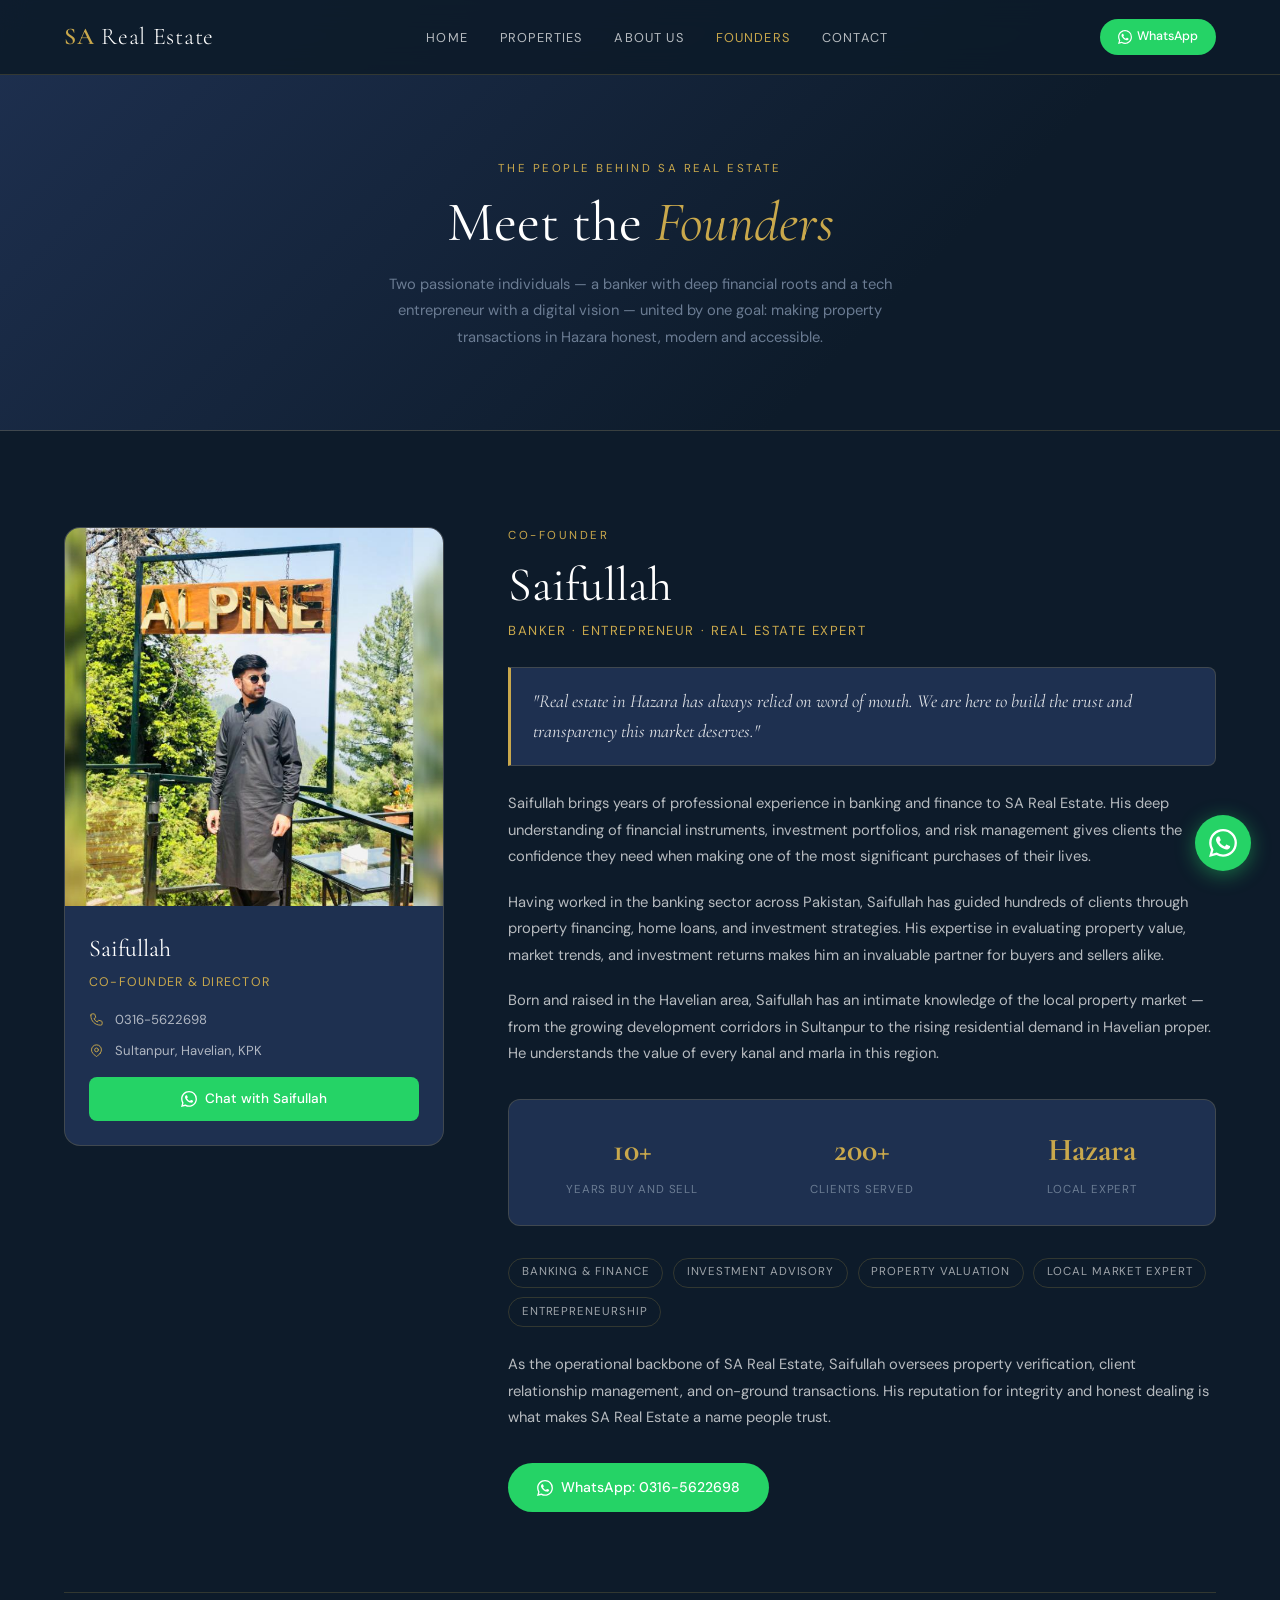
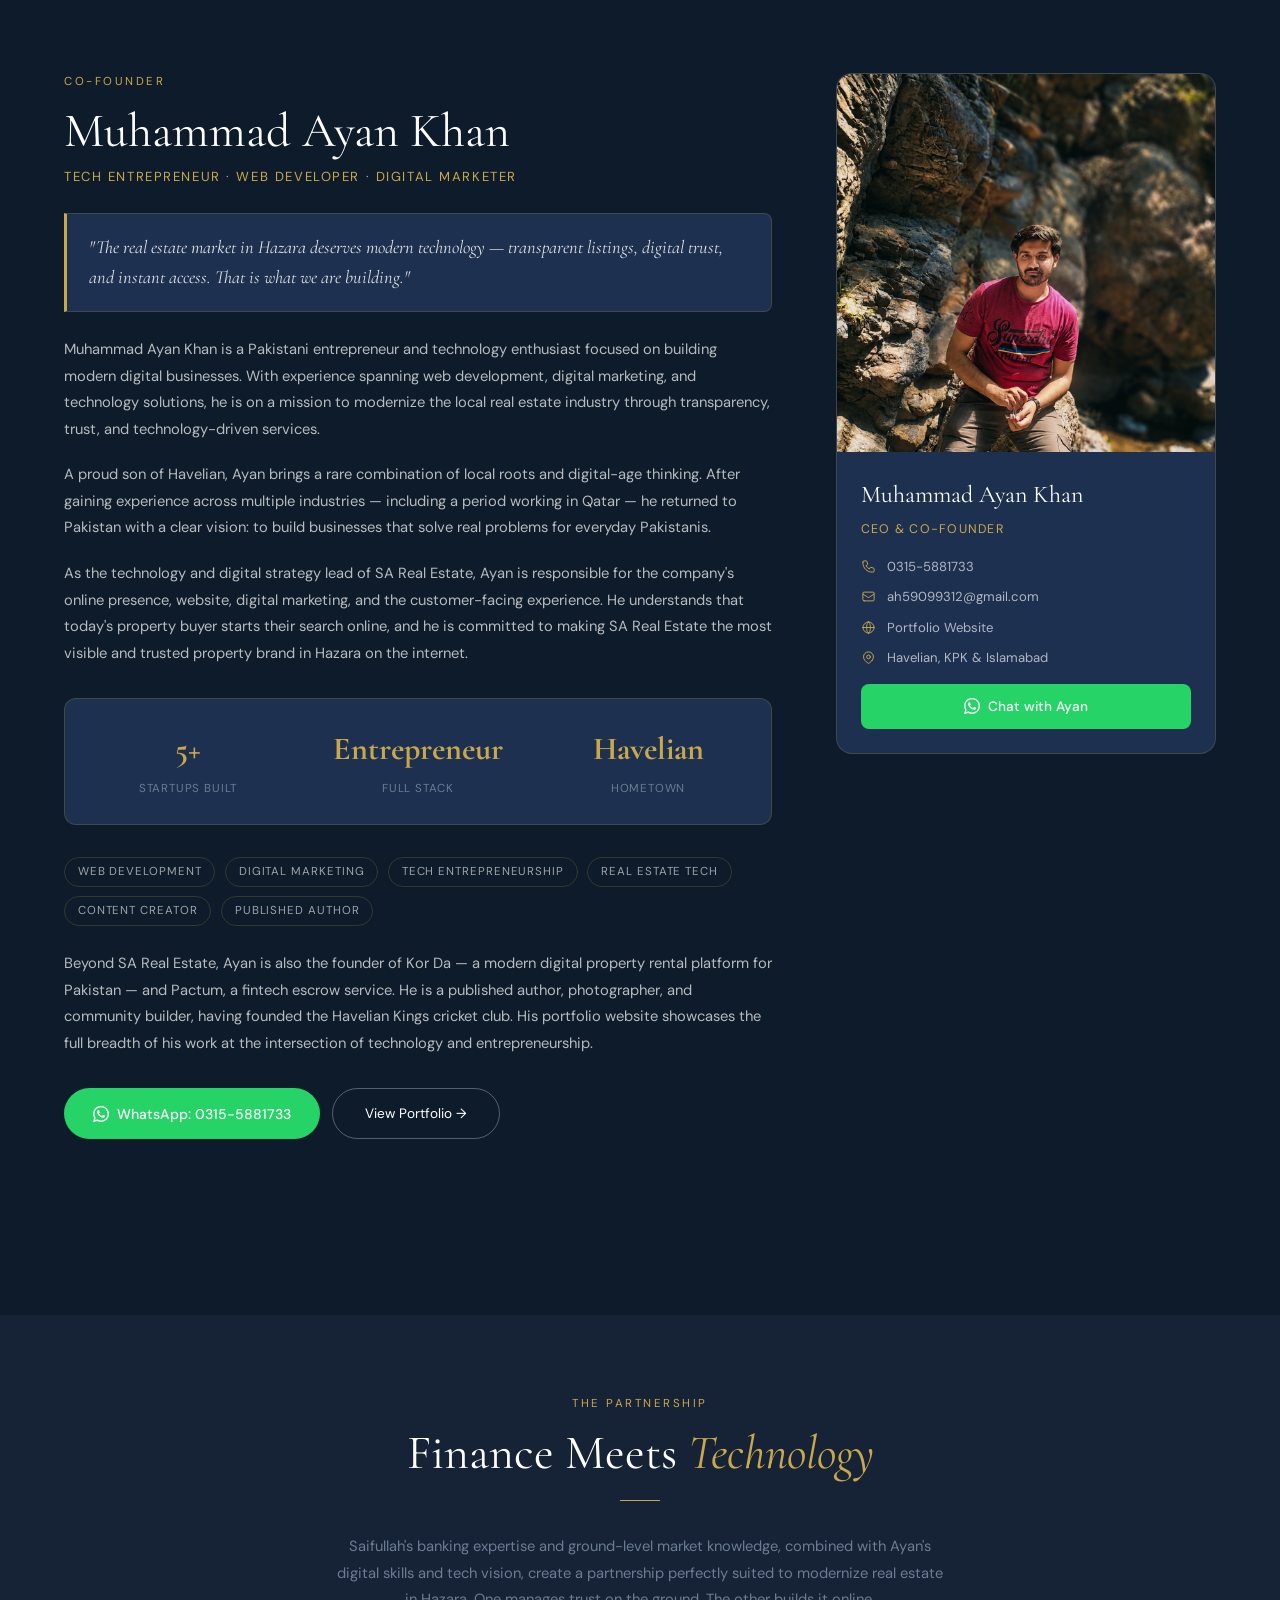
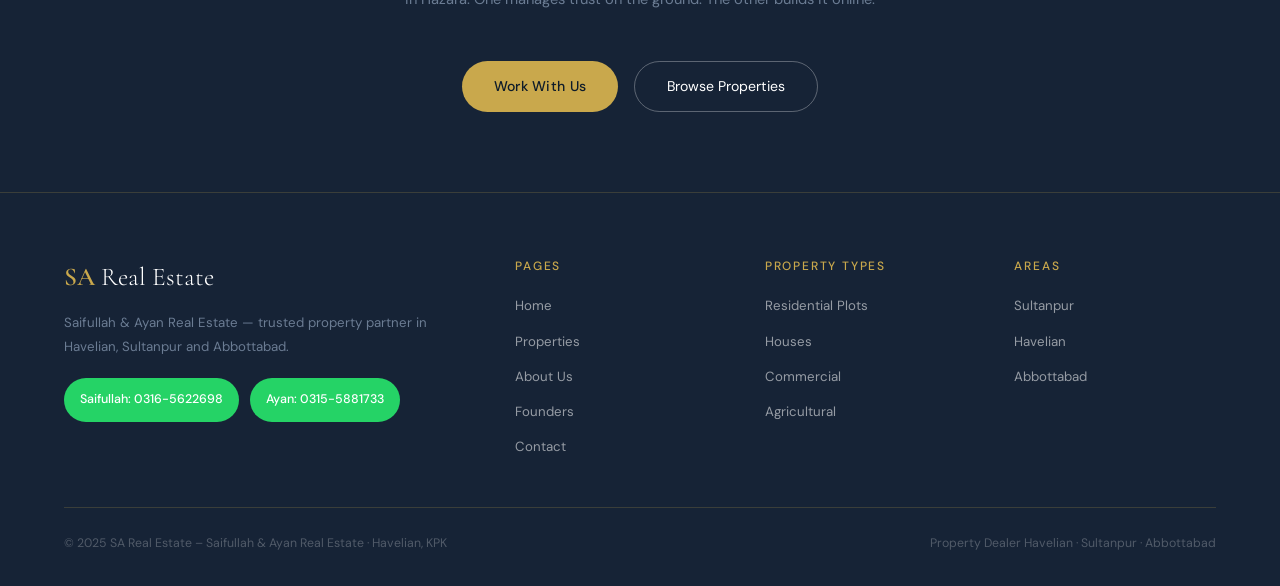
<file: founders.html>
<!DOCTYPE html>
<html lang="en">
<head>
<meta charset="UTF-8">
<meta name="viewport" content="width=device-width, initial-scale=1.0">
<title>Our Founders – SA Real Estate | Saifullah & Ayan Real Estate</title>
<meta name="description" content="Meet the founders of SA Real Estate – Saifullah, an experienced banker and entrepreneur, and Muhammad Ayan Khan, a tech entrepreneur from Havelian building modern real estate solutions in Hazara.">
<meta name="keywords" content="SA Real Estate founders, Muhammad Ayan Khan Havelian, Saifullah real estate, property dealer Havelian founders">
<link rel="canonical" href="https://sarealestate.pk/founders.html">
<link rel="stylesheet" href="css/style.css">
<style>
.founders-hero {
  padding: 10rem 5vw 5rem;
  background: linear-gradient(135deg, var(--navy-mid) 0%, var(--navy) 70%);
  text-align: center; border-bottom: 1px solid var(--border);
}
.founders-section { padding: 6rem 5vw; }
.founder-block {
  display: grid; grid-template-columns: 380px 1fr; gap: 4rem; align-items: start;
  margin-bottom: 5rem; padding-bottom: 5rem; border-bottom: 1px solid var(--border);
}
.founder-block:last-child { border-bottom: none; margin-bottom: 0; }
.founder-block.reverse { direction: rtl; }
.founder-block.reverse > * { direction: ltr; }
.founder-card-left {
  background: var(--navy-mid); border: 1px solid var(--border); border-radius: var(--radius-lg);
  overflow: hidden; position: sticky; top: 6rem;
}
.founder-photo {
  width: 100%; aspect-ratio: 1; background: linear-gradient(135deg, #1e3050, #0d1b2a);
  display: flex; align-items: center; justify-content: center;
  font-family: 'Cormorant Garamond', serif; font-size: 5rem; color: var(--gold);
  font-weight: 300; letter-spacing: 0.05em;
}
.founder-card-info { padding: 1.5rem; }
.founder-name-card { font-family: 'Cormorant Garamond', serif; font-size: 1.5rem; margin-bottom: 0.3rem; }
.founder-role-card { font-size: 0.78rem; color: var(--gold); letter-spacing: 0.1em; text-transform: uppercase; margin-bottom: 1rem; }
.founder-contacts { display: flex; flex-direction: column; gap: 0.6rem; margin-top: 1rem; }
.founder-contact-item {
  display: flex; align-items: center; gap: 0.7rem;
  font-size: 0.82rem; color: rgba(255,255,255,0.65);
}
.founder-contact-item svg { width:15px; height:15px; stroke:var(--gold); fill:none; stroke-width:1.5; stroke-linecap:round; stroke-linejoin:round; flex-shrink:0; }
.founder-contact-item a { color: rgba(255,255,255,0.65); transition: color 0.2s; }
.founder-contact-item a:hover { color: var(--gold); }
.founder-wa-card {
  display: flex; align-items: center; gap: 0.5rem; justify-content: center;
  background: var(--wa-green); color: white; border: none;
  padding: 0.7rem; border-radius: 0.5rem; width: 100%; margin-top: 1rem;
  font-family: 'DM Sans', sans-serif; font-size: 0.85rem; font-weight: 500;
  cursor: pointer; text-decoration: none; transition: opacity 0.2s;
}
.founder-wa-card:hover { opacity: 0.88; }
.founder-wa-card svg { width:16px; height:16px; fill:white; flex-shrink:0; }
.founder-bio h2 { margin-bottom: 0.4rem; }
.founder-bio .founder-subtitle { color: var(--gold); font-size: 0.82rem; letter-spacing: 0.12em; text-transform: uppercase; margin-bottom: 1.5rem; }
.founder-bio p { color: rgba(255,255,255,0.7); margin-bottom: 1.2rem; }
.founder-tags { display: flex; gap: 0.6rem; flex-wrap: wrap; margin: 1.5rem 0; }
.founder-tag {
  font-size: 0.72rem; letter-spacing: 0.08em; text-transform: uppercase;
  padding: 0.3rem 0.8rem; border-radius: 2rem; border: 1px solid var(--border);
  color: rgba(255,255,255,0.6);
}
.founder-highlight {
  background: var(--navy-mid); border: 1px solid var(--border); border-left: 3px solid var(--gold);
  border-radius: 0 0.5rem 0.5rem 0; padding: 1.2rem 1.4rem; margin: 1.5rem 0;
  font-family: 'Cormorant Garamond', serif; font-size: 1.15rem; font-style: italic;
  color: rgba(255,255,255,0.85); line-height: 1.6;
}
.founder-links { display: flex; gap: 0.8rem; flex-wrap: wrap; margin-top: 2rem; }
.stats-row { display: flex; gap: 2rem; flex-wrap: wrap; margin: 2rem 0; padding: 1.5rem; background: var(--navy-mid); border-radius: var(--radius); border: 1px solid var(--border); }
.stat-item { text-align: center; flex: 1; min-width: 80px; }
.stat-item strong { display: block; font-family: 'Cormorant Garamond', serif; font-size: 2rem; color: var(--gold); }
.stat-item span { font-size: 0.72rem; color: var(--text-muted); text-transform: uppercase; letter-spacing: 0.07em; }

@media (max-width: 850px) {
  .founder-block { grid-template-columns: 1fr; gap: 2rem; }
  .founder-block.reverse { direction: ltr; }
  .founder-card-left { position: static; max-width: 380px; margin: 0 auto; }
}
</style>
</head>
<body>

<div class="mobile-menu" id="mobileMenu">
  <a href="index.html">Home</a>
  <a href="properties.html">Properties</a>
  <a href="about.html">About Us</a>
  <a href="founders.html">Founders</a>
  <a href="contact.html">Contact</a>
</div>

<nav>
  <a href="index.html" class="nav-logo">SA <span>Real Estate</span></a>
  <ul class="nav-links">
    <li><a href="index.html">Home</a></li>
    <li><a href="properties.html">Properties</a></li>
    <li><a href="about.html">About Us</a></li>
    <li><a href="founders.html" class="active">Founders</a></li>
    <li><a href="contact.html">Contact</a></li>
  </ul>
  <div class="nav-right">
    <a href="#" class="nav-wa" onclick="event.preventDefault(); openWaModal('Hello SA Real Estate.');">
      <svg viewBox="0 0 24 24" width="14" height="14" fill="white"><path d="M17.472 14.382c-.297-.149-1.758-.867-2.03-.967-.273-.099-.471-.148-.67.15-.197.297-.767.966-.94 1.164-.173.199-.347.223-.644.075-.297-.15-1.255-.463-2.39-1.475-.883-.788-1.48-1.761-1.653-2.059-.173-.297-.018-.458.13-.606.134-.133.298-.347.446-.52.149-.174.198-.298.298-.497.099-.198.05-.371-.025-.52-.075-.149-.669-1.612-.916-2.207-.242-.579-.487-.5-.669-.51-.173-.008-.371-.01-.57-.01-.198 0-.52.074-.792.372-.272.297-1.04 1.016-1.04 2.479 0 1.462 1.065 2.875 1.213 3.074.149.198 2.096 3.2 5.077 4.487.709.306 1.262.489 1.694.625.712.227 1.36.195 1.871.118.571-.085 1.758-.719 2.006-1.413.248-.694.248-1.289.173-1.413-.074-.124-.272-.198-.57-.347m-5.421 7.403h-.004a9.87 9.87 0 01-5.031-1.378l-.361-.214-3.741.982.998-3.648-.235-.374a9.86 9.86 0 01-1.51-5.26c.001-5.45 4.436-9.884 9.888-9.884 2.64 0 5.122 1.03 6.988 2.898a9.825 9.825 0 012.893 6.994c-.003 5.45-4.437 9.884-9.885 9.884m8.413-18.297A11.815 11.815 0 0012.05 0C5.495 0 .16 5.335.157 11.892c0 2.096.547 4.142 1.588 5.945L.057 24l6.305-1.654a11.882 11.882 0 005.683 1.448h.005c6.554 0 11.89-5.335 11.893-11.893a11.821 11.821 0 00-3.48-8.413z"/></svg>
      WhatsApp
    </a>
    <div class="nav-hamburger" id="hamburger"><span></span><span></span><span></span></div>
  </div>
</nav>

<!-- HERO -->
<div class="founders-hero">
  <span class="section-label">The People Behind SA Real Estate</span>
  <h1 style="font-size:clamp(2rem,5vw,3.5rem);">Meet the <em>Founders</em></h1>
  <p style="color:var(--text-muted);max-width:560px;margin:1rem auto 0;">Two passionate individuals — a banker with deep financial roots and a tech entrepreneur with a digital vision — united by one goal: making property transactions in Hazara honest, modern and accessible.</p>
</div>

<!-- FOUNDERS -->
<section class="founders-section" style="background:var(--navy);">

  <!-- FOUNDER 1: SAIFULLAH -->
  <div class="founder-block">
    <div class="founder-card-left">
      <div class="founder-photo">
        <img src="images/saif.enc" alt="Saifullah" style="width: 100%; height: 100%; object-fit: cover;">
      </div>
      <div class="founder-card-info">
        <div class="founder-name-card">Saifullah</div>
        <div class="founder-role-card">Co-Founder & Director</div>
        <div class="founder-contacts">
          <div class="founder-contact-item">
            <svg viewBox="0 0 24 24"><path d="M3 5a2 2 0 012-2h3.28a1 1 0 01.948.684l1.498 4.493a1 1 0 01-.502 1.21l-2.257 1.13a11.042 11.042 0 005.516 5.516l1.13-2.257a1 1 0 011.21-.502l4.493 1.498a1 1 0 01.684.949V19a2 2 0 01-2 2h-1C9.716 21 3 14.284 3 6V5z"/></svg>
            <span>0316-5622698</span>
          </div>
          <div class="founder-contact-item">
            <svg viewBox="0 0 24 24"><path d="M17.657 16.657L13.414 20.9a2 2 0 01-2.828 0l-4.243-4.243a8 8 0 1111.314 0z"/><path d="M15 11a3 3 0 11-6 0 3 3 0 016 0z"/></svg>
            <span>Sultanpur, Havelian, KPK</span>
          </div>
        </div>
        <a href="https://wa.me/923165622698?text=Hello%20Saifullah%20Sahab%2C%20I%20found%20you%20on%20SA%20Real%20Estate%20website." class="founder-wa-card" target="_blank">
          <svg viewBox="0 0 24 24" fill="white"><path d="M17.472 14.382c-.297-.149-1.758-.867-2.03-.967-.273-.099-.471-.148-.67.15-.197.297-.767.966-.94 1.164-.173.199-.347.223-.644.075-.297-.15-1.255-.463-2.39-1.475-.883-.788-1.48-1.761-1.653-2.059-.173-.297-.018-.458.13-.606.134-.133.298-.347.446-.52.149-.174.198-.298.298-.497.099-.198.05-.371-.025-.52-.075-.149-.669-1.612-.916-2.207-.242-.579-.487-.5-.669-.51-.173-.008-.371-.01-.57-.01-.198 0-.52.074-.792.372-.272.297-1.04 1.016-1.04 2.479 0 1.462 1.065 2.875 1.213 3.074.149.198 2.096 3.2 5.077 4.487.709.306 1.262.489 1.694.625.712.227 1.36.195 1.871.118.571-.085 1.758-.719 2.006-1.413.248-.694.248-1.289.173-1.413-.074-.124-.272-.198-.57-.347m-5.421 7.403h-.004a9.87 9.87 0 01-5.031-1.378l-.361-.214-3.741.982.998-3.648-.235-.374a9.86 9.86 0 01-1.51-5.26c.001-5.45 4.436-9.884 9.888-9.884 2.64 0 5.122 1.03 6.988 2.898a9.825 9.825 0 012.893 6.994c-.003 5.45-4.437 9.884-9.885 9.884m8.413-18.297A11.815 11.815 0 0012.05 0C5.495 0 .16 5.335.157 11.892c0 2.096.547 4.142 1.588 5.945L.057 24l6.305-1.654a11.882 11.882 0 005.683 1.448h.005c6.554 0 11.89-5.335 11.893-11.893a11.821 11.821 0 00-3.48-8.413z"/></svg>
          Chat with Saifullah
        </a>
      </div>
    </div>
    <div class="founder-bio">
      <span class="section-label">Co-Founder</span>
      <h2>Saifullah</h2>
      <p class="founder-subtitle">Banker · Entrepreneur · Real Estate Expert</p>
      <div class="founder-highlight">"Real estate in Hazara has always relied on word of mouth. We are here to build the trust and transparency this market deserves."</div>
      <p>Saifullah brings years of professional experience in banking and finance to SA Real Estate. His deep understanding of financial instruments, investment portfolios, and risk management gives clients the confidence they need when making one of the most significant purchases of their lives.</p>
      <p>Having worked in the banking sector across Pakistan, Saifullah has guided hundreds of clients through property financing, home loans, and investment strategies. His expertise in evaluating property value, market trends, and investment returns makes him an invaluable partner for buyers and sellers alike.</p>
      <p>Born and raised in the Havelian area, Saifullah has an intimate knowledge of the local property market — from the growing development corridors in Sultanpur to the rising residential demand in Havelian proper. He understands the value of every kanal and marla in this region.</p>
      <div class="stats-row">
        <div class="stat-item"><strong>10+</strong><span>Years buy and sell </span></div>
        <div class="stat-item"><strong>200+</strong><span>Clients Served</span></div>
        <div class="stat-item"><strong>Hazara</strong><span>Local Expert</span></div>
      </div>
      <div class="founder-tags">
        <span class="founder-tag">Banking & Finance</span>
        <span class="founder-tag">Investment Advisory</span>
        <span class="founder-tag">Property Valuation</span>
        <span class="founder-tag">Local Market Expert</span>
        <span class="founder-tag">Entrepreneurship</span>
      </div>
      <p>As the operational backbone of SA Real Estate, Saifullah oversees property verification, client relationship management, and on-ground transactions. His reputation for integrity and honest dealing is what makes SA Real Estate a name people trust.</p>
      <div class="founder-links">
        <a href="https://wa.me/923165622698?text=Hello%20Saifullah%20Sahab%2C%20I%20want%20to%20discuss%20a%20property." class="btn-wa" target="_blank">
          <svg viewBox="0 0 24 24" fill="white" style="width:16px;height:16px;"><path d="M17.472 14.382c-.297-.149-1.758-.867-2.03-.967-.273-.099-.471-.148-.67.15-.197.297-.767.966-.94 1.164-.173.199-.347.223-.644.075-.297-.15-1.255-.463-2.39-1.475-.883-.788-1.48-1.761-1.653-2.059-.173-.297-.018-.458.13-.606.134-.133.298-.347.446-.52.149-.174.198-.298.298-.497.099-.198.05-.371-.025-.52-.075-.149-.669-1.612-.916-2.207-.242-.579-.487-.5-.669-.51-.173-.008-.371-.01-.57-.01-.198 0-.52.074-.792.372-.272.297-1.04 1.016-1.04 2.479 0 1.462 1.065 2.875 1.213 3.074.149.198 2.096 3.2 5.077 4.487.709.306 1.262.489 1.694.625.712.227 1.36.195 1.871.118.571-.085 1.758-.719 2.006-1.413.248-.694.248-1.289.173-1.413-.074-.124-.272-.198-.57-.347m-5.421 7.403h-.004a9.87 9.87 0 01-5.031-1.378l-.361-.214-3.741.982.998-3.648-.235-.374a9.86 9.86 0 01-1.51-5.26c.001-5.45 4.436-9.884 9.888-9.884 2.64 0 5.122 1.03 6.988 2.898a9.825 9.825 0 012.893 6.994c-.003 5.45-4.437 9.884-9.885 9.884m8.413-18.297A11.815 11.815 0 0012.05 0C5.495 0 .16 5.335.157 11.892c0 2.096.547 4.142 1.588 5.945L.057 24l6.305-1.654a11.882 11.882 0 005.683 1.448h.005c6.554 0 11.89-5.335 11.893-11.893a11.821 11.821 0 00-3.48-8.413z"/></svg>
          WhatsApp: 0316-5622698
        </a>
      </div>
    </div>
  </div>

  <!-- FOUNDER 2: AYAN -->
  <div class="founder-block reverse">
    <div class="founder-card-left">
      <div class="founder-photo">
        <img src="images/Founder and ceo.png" alt="Muhammad Ayan Khan" style="width: 100%; height: 100%; object-fit: cover;">
      </div>
      <div class="founder-card-info">
        <div class="founder-name-card">Muhammad Ayan Khan</div>
        <div class="founder-role-card">CEO & Co-Founder </div>
        <div class="founder-contacts">
          <div class="founder-contact-item">
            <svg viewBox="0 0 24 24"><path d="M3 5a2 2 0 012-2h3.28a1 1 0 01.948.684l1.498 4.493a1 1 0 01-.502 1.21l-2.257 1.13a11.042 11.042 0 005.516 5.516l1.13-2.257a1 1 0 011.21-.502l4.493 1.498a1 1 0 01.684.949V19a2 2 0 01-2 2h-1C9.716 21 3 14.284 3 6V5z"/></svg>
            <span>0315-5881733</span>
          </div>
          <div class="founder-contact-item">
            <svg viewBox="0 0 24 24"><path d="M3 8l7.89 5.26a2 2 0 002.22 0L21 8M5 19h14a2 2 0 002-2V7a2 2 0 00-2-2H5a2 2 0 00-2 2v10a2 2 0 002 2z"/></svg>
            <a href="mailto:ah59099312@gmail.com">ah59099312@gmail.com</a>
          </div>
          <div class="founder-contact-item">
            <svg viewBox="0 0 24 24"><path d="M21 12a9 9 0 01-9 9m9-9a9 9 0 00-9-9m9 9H3m9 9a9 9 0 01-9-9m9 9c1.657 0 3-4.03 3-9s-1.343-9-3-9m0 18c-1.657 0-3-4.03-3-9s1.343-9 3-9m-9 9a9 9 0 019-9"/></svg>
            <a href="https://muhammad-ayan-khan-opal.vercel.app/" target="_blank">Portfolio Website</a>
          </div>
          <div class="founder-contact-item">
            <svg viewBox="0 0 24 24"><path d="M17.657 16.657L13.414 20.9a2 2 0 01-2.828 0l-4.243-4.243a8 8 0 1111.314 0z"/><path d="M15 11a3 3 0 11-6 0 3 3 0 016 0z"/></svg>
            <span>Havelian, KPK & Islamabad</span>
          </div>
        </div>
        <a href="https://wa.me/923155881733?text=Hello%20Ayan%2C%20I%20found%20you%20on%20SA%20Real%20Estate%20website." class="founder-wa-card" target="_blank">
          <svg viewBox="0 0 24 24" fill="white"><path d="M17.472 14.382c-.297-.149-1.758-.867-2.03-.967-.273-.099-.471-.148-.67.15-.197.297-.767.966-.94 1.164-.173.199-.347.223-.644.075-.297-.15-1.255-.463-2.39-1.475-.883-.788-1.48-1.761-1.653-2.059-.173-.297-.018-.458.13-.606.134-.133.298-.347.446-.52.149-.174.198-.298.298-.497.099-.198.05-.371-.025-.52-.075-.149-.669-1.612-.916-2.207-.242-.579-.487-.5-.669-.51-.173-.008-.371-.01-.57-.01-.198 0-.52.074-.792.372-.272.297-1.04 1.016-1.04 2.479 0 1.462 1.065 2.875 1.213 3.074.149.198 2.096 3.2 5.077 4.487.709.306 1.262.489 1.694.625.712.227 1.36.195 1.871.118.571-.085 1.758-.719 2.006-1.413.248-.694.248-1.289.173-1.413-.074-.124-.272-.198-.57-.347m-5.421 7.403h-.004a9.87 9.87 0 01-5.031-1.378l-.361-.214-3.741.982.998-3.648-.235-.374a9.86 9.86 0 01-1.51-5.26c.001-5.45 4.436-9.884 9.888-9.884 2.64 0 5.122 1.03 6.988 2.898a9.825 9.825 0 012.893 6.994c-.003 5.45-4.437 9.884-9.885 9.884m8.413-18.297A11.815 11.815 0 0012.05 0C5.495 0 .16 5.335.157 11.892c0 2.096.547 4.142 1.588 5.945L.057 24l6.305-1.654a11.882 11.882 0 005.683 1.448h.005c6.554 0 11.89-5.335 11.893-11.893a11.821 11.821 0 00-3.48-8.413z"/></svg>
          Chat with Ayan
        </a>
      </div>
    </div>
    <div class="founder-bio">
      <span class="section-label">Co-Founder</span>
      <h2>Muhammad Ayan Khan</h2>
      <p class="founder-subtitle">Tech Entrepreneur · Web Developer · Digital Marketer</p>
      <div class="founder-highlight">"The real estate market in Hazara deserves modern technology — transparent listings, digital trust, and instant access. That is what we are building."</div>
      <p>Muhammad Ayan Khan is a Pakistani entrepreneur and technology enthusiast focused on building modern digital businesses. With experience spanning web development, digital marketing, and technology solutions, he is on a mission to modernize the local real estate industry through transparency, trust, and technology-driven services.</p>
      <p>A proud son of Havelian, Ayan brings a rare combination of local roots and digital-age thinking. After gaining experience across multiple industries — including a period working in Qatar — he returned to Pakistan with a clear vision: to build businesses that solve real problems for everyday Pakistanis.</p>
      <p>As the technology and digital strategy lead of SA Real Estate, Ayan is responsible for the company's online presence, website, digital marketing, and the customer-facing experience. He understands that today's property buyer starts their search online, and he is committed to making SA Real Estate the most visible and trusted property brand in Hazara on the internet.</p>
      <div class="stats-row">
        <div class="stat-item"><strong>5+</strong><span>Startups Built</span></div>
        <div class="stat-item"><strong>Entrepreneur</strong><span>Full Stack</span></div>
        <div class="stat-item"><strong>Havelian</strong><span>Hometown</span></div>
      </div>
      <div class="founder-tags">
        <span class="founder-tag">Web Development</span>
        <span class="founder-tag">Digital Marketing</span>
        <span class="founder-tag">Tech Entrepreneurship</span>
        <span class="founder-tag">Real Estate Tech</span>
        <span class="founder-tag">Content Creator</span>
        <span class="founder-tag">Published Author</span>
      </div>
      <p>Beyond SA Real Estate, Ayan is also the founder of Kor Da — a modern digital property rental platform for Pakistan — and Pactum, a fintech escrow service. He is a published author, photographer, and community builder, having founded the Havelian Kings cricket club. His portfolio website showcases the full breadth of his work at the intersection of technology and entrepreneurship.</p>
      <div class="founder-links">
        <a href="https://wa.me/923155881733?text=Hello%20Ayan%2C%20I%20want%20to%20discuss%20a%20property%20with%20SA%20Real%20Estate." class="btn-wa" target="_blank">
          <svg viewBox="0 0 24 24" fill="white" style="width:16px;height:16px;"><path d="M17.472 14.382c-.297-.149-1.758-.867-2.03-.967-.273-.099-.471-.148-.67.15-.197.297-.767.966-.94 1.164-.173.199-.347.223-.644.075-.297-.15-1.255-.463-2.39-1.475-.883-.788-1.48-1.761-1.653-2.059-.173-.297-.018-.458.13-.606.134-.133.298-.347.446-.52.149-.174.198-.298.298-.497.099-.198.05-.371-.025-.52-.075-.149-.669-1.612-.916-2.207-.242-.579-.487-.5-.669-.51-.173-.008-.371-.01-.57-.01-.198 0-.52.074-.792.372-.272.297-1.04 1.016-1.04 2.479 0 1.462 1.065 2.875 1.213 3.074.149.198 2.096 3.2 5.077 4.487.709.306 1.262.489 1.694.625.712.227 1.36.195 1.871.118.571-.085 1.758-.719 2.006-1.413.248-.694.248-1.289.173-1.413-.074-.124-.272-.198-.57-.347m-5.421 7.403h-.004a9.87 9.87 0 01-5.031-1.378l-.361-.214-3.741.982.998-3.648-.235-.374a9.86 9.86 0 01-1.51-5.26c.001-5.45 4.436-9.884 9.888-9.884 2.64 0 5.122 1.03 6.988 2.898a9.825 9.825 0 012.893 6.994c-.003 5.45-4.437 9.884-9.885 9.884m8.413-18.297A11.815 11.815 0 0012.05 0C5.495 0 .16 5.335.157 11.892c0 2.096.547 4.142 1.588 5.945L.057 24l6.305-1.654a11.882 11.882 0 005.683 1.448h.005c6.554 0 11.89-5.335 11.893-11.893a11.821 11.821 0 00-3.48-8.413z"/></svg>
          WhatsApp: 0315-5881733
        </a>
        <a href="https://muhammad-ayan-khan-opal.vercel.app/" target="_blank" class="btn-outline" style="font-size:0.85rem;">View Portfolio →</a>
      </div>
    </div>
  </div>

</section>

<!-- TOGETHER SECTION -->
<section style="background:var(--navy-light);text-align:center;padding:5rem 5vw;">
  <span class="section-label">The Partnership</span>
  <h2 class="section-title">Finance Meets <em>Technology</em></h2>
  <div class="divider" style="margin:1.2rem auto 2rem;"></div>
  <p style="max-width:620px;margin:0 auto 3rem;color:var(--text-muted);">Saifullah's banking expertise and ground-level market knowledge, combined with Ayan's digital skills and tech vision, create a partnership perfectly suited to modernize real estate in Hazara. One manages trust on the ground. The other builds it online.</p>
  <div style="display:flex;gap:1rem;justify-content:center;flex-wrap:wrap;">
    <a href="contact.html" class="btn-gold">Work With Us</a>
    <a href="properties.html" class="btn-outline">Browse Properties</a>
  </div>
</section>

<!-- FOOTER -->
<footer>
  <div class="footer-grid">
    <div>
      <div class="footer-logo-text">SA <span>Real Estate</span></div>
      <p class="footer-desc">Saifullah & Ayan Real Estate — trusted property partner in Havelian, Sultanpur and Abbottabad.</p>
      <div style="display:flex;gap:0.7rem;flex-wrap:wrap;">
        <a href="https://wa.me/923165622698" target="_blank" class="btn-wa" style="font-size:0.78rem;padding:0.5rem 1rem;">Saifullah: 0316-5622698</a>
        <a href="https://wa.me/923155881733" target="_blank" class="btn-wa" style="font-size:0.78rem;padding:0.5rem 1rem;">Ayan: 0315-5881733</a>
      </div>
    </div>
    <div class="footer-col"><h4>Pages</h4><ul><li><a href="index.html">Home</a></li><li><a href="properties.html">Properties</a></li><li><a href="about.html">About Us</a></li><li><a href="founders.html">Founders</a></li><li><a href="contact.html">Contact</a></li></ul></div>
    <div class="footer-col"><h4>Property Types</h4><ul><li><a href="properties.html">Residential Plots</a></li><li><a href="properties.html">Houses</a></li><li><a href="properties.html">Commercial</a></li><li><a href="properties.html">Agricultural</a></li></ul></div>
    <div class="footer-col"><h4>Areas</h4><ul><li><a href="properties.html">Sultanpur</a></li><li><a href="properties.html">Havelian</a></li><li><a href="properties.html">Abbottabad</a></li></ul></div>
  </div>
  <div class="footer-bottom">
    <p>© 2025 SA Real Estate – Saifullah & Ayan Real Estate · Havelian, KPK</p>
    <p>Property Dealer Havelian · Sultanpur · Abbottabad</p>
  </div>
</footer>

<div class="float-wa-wrapper">
  <div class="wa-options" id="waOptions">
    <a href="https://wa.me/923165622698?text=Hello%20Saifullah%2C%20I%20visited%20SA%20Real%20Estate%20website." class="wa-option-btn" target="_blank"><span class="dot"></span>Saifullah – 0316-5622698</a>
    <a href="https://wa.me/923155881733?text=Hello%20Ayan%2C%20I%20visited%20SA%20Real%20Estate%20website." class="wa-option-btn" target="_blank"><span class="dot"></span>Ayan – 0315-5881733</a>
  </div>
  <button class="float-wa-btn" id="floatWaBtn" aria-label="WhatsApp">
    <svg viewBox="0 0 24 24" fill="white"><path d="M17.472 14.382c-.297-.149-1.758-.867-2.03-.967-.273-.099-.471-.148-.67.15-.197.297-.767.966-.94 1.164-.173.199-.347.223-.644.075-.297-.15-1.255-.463-2.39-1.475-.883-.788-1.48-1.761-1.653-2.059-.173-.297-.018-.458.13-.606.134-.133.298-.347.446-.52.149-.174.198-.298.298-.497.099-.198.05-.371-.025-.52-.075-.149-.669-1.612-.916-2.207-.242-.579-.487-.5-.669-.51-.173-.008-.371-.01-.57-.01-.198 0-.52.074-.792.372-.272.297-1.04 1.016-1.04 2.479 0 1.462 1.065 2.875 1.213 3.074.149.198 2.096 3.2 5.077 4.487.709.306 1.262.489 1.694.625.712.227 1.36.195 1.871.118.571-.085 1.758-.719 2.006-1.413.248-.694.248-1.289.173-1.413-.074-.124-.272-.198-.57-.347m-5.421 7.403h-.004a9.87 9.87 0 01-5.031-1.378l-.361-.214-3.741.982.998-3.648-.235-.374a9.86 9.86 0 01-1.51-5.26c.001-5.45 4.436-9.884 9.888-9.884 2.64 0 5.122 1.03 6.988 2.898a9.825 9.825 0 012.893 6.994c-.003 5.45-4.437 9.884-9.885 9.884m8.413-18.297A11.815 11.815 0 0012.05 0C5.495 0 .16 5.335.157 11.892c0 2.096.547 4.142 1.588 5.945L.057 24l6.305-1.654a11.882 11.882 0 005.683 1.448h.005c6.554 0 11.89-5.335 11.893-11.893a11.821 11.821 0 00-3.48-8.413z"/></svg>
  </button>
</div>
<script src="js/main.js"></script>
</body>
</html>
</file>
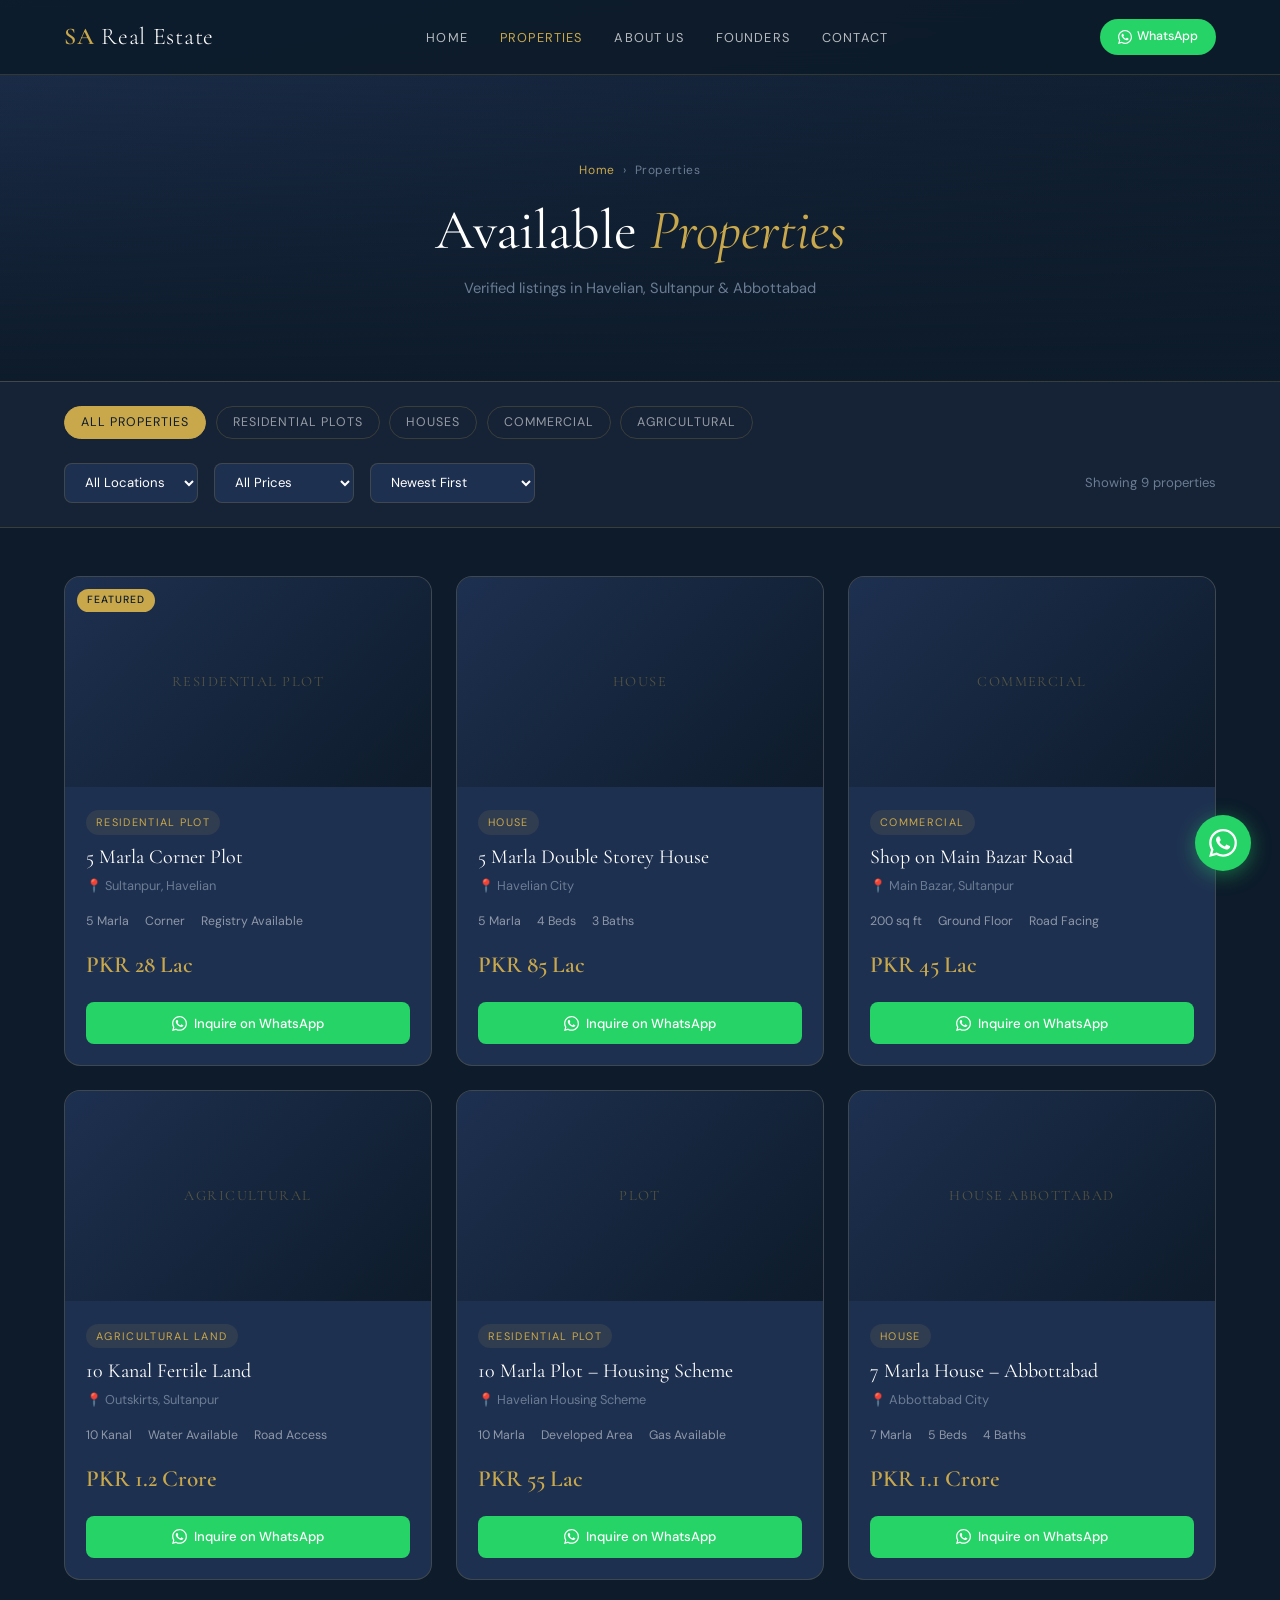
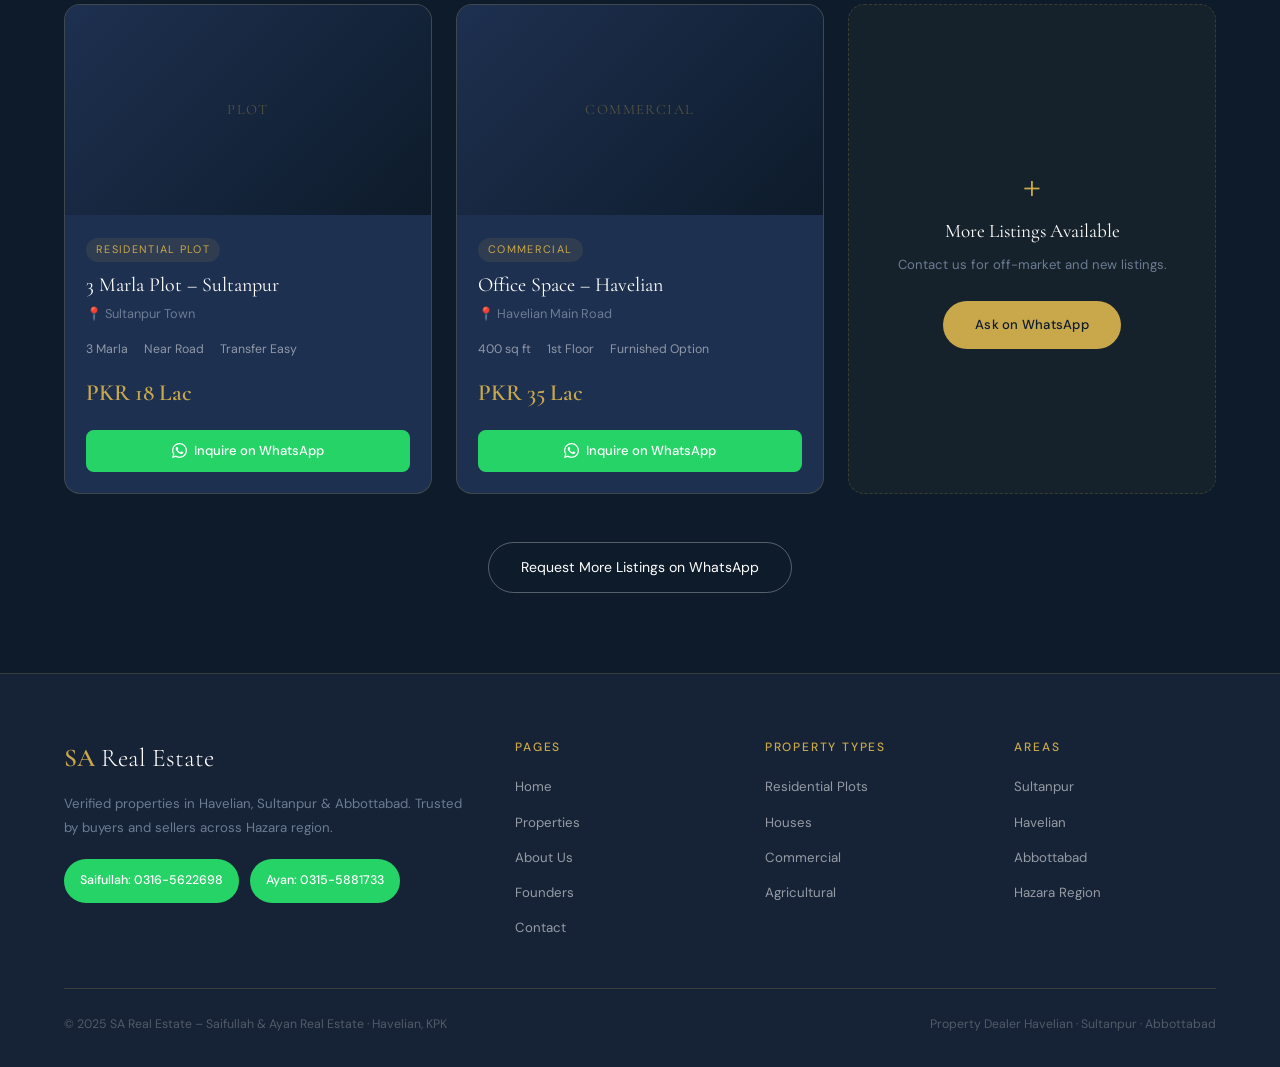
<file: properties.html>
<!DOCTYPE html>
<html lang="en">
<head>
<meta charset="UTF-8">
<meta name="viewport" content="width=device-width, initial-scale=1.0">
<title>Properties for Sale – SA Real Estate | Havelian, Sultanpur, Abbottabad</title>
<meta name="description" content="Browse verified properties for sale in Havelian, Sultanpur and Abbottabad. Residential plots, houses, commercial shops, and agricultural land across Hazara region.">
<meta name="keywords" content="property for sale Havelian, plots Sultanpur, houses for sale Havelian, commercial property Abbottabad, agricultural land Hazara, zameen Havelian, Sultanpur property dealer">
<link rel="canonical" href="https://sarealestate.pk/properties.html">
<link rel="stylesheet" href="css/style.css">
<style>
.filter-bar {
  background: var(--navy-light); padding: 1.5rem 5vw; border-bottom: 1px solid var(--border);
  display: flex; gap: 1rem; flex-wrap: wrap; align-items: center;
}
.filter-bar select {
  background: var(--navy-mid); border: 1px solid var(--border); color: var(--white);
  padding: 0.6rem 1rem; border-radius: 0.5rem;
  font-family: 'DM Sans', sans-serif; font-size: 0.82rem; outline: none; cursor: pointer;
}
.filter-bar select option { background: var(--navy); }
.filter-count { font-size: 0.82rem; color: var(--text-muted); margin-left: auto; }
.props-section { background: var(--navy); padding: 3rem 5vw 5rem; }
.props-page-grid { display: grid; grid-template-columns: repeat(auto-fill, minmax(300px, 1fr)); gap: 1.5rem; }
.load-more { text-align: center; margin-top: 3rem; }
.category-tabs { display: flex; gap: 0.6rem; flex-wrap: wrap; padding: 1.5rem 5vw 0; background: var(--navy-light); }
.cat-tab {
  font-size: 0.78rem; letter-spacing: 0.08em; text-transform: uppercase;
  padding: 0.45rem 1rem; border-radius: 2rem; cursor: pointer;
  border: 1px solid var(--border); color: rgba(255,255,255,0.55);
  transition: all 0.2s; background: transparent;
  font-family: 'DM Sans', sans-serif;
}
.cat-tab.active, .cat-tab:hover { background: var(--gold); color: var(--navy); border-color: var(--gold); }
.prop-featured-badge {
  position: absolute; top: 12px; left: 12px; z-index: 2;
  background: var(--gold); color: var(--navy);
  font-size: 0.65rem; letter-spacing: 0.1em; text-transform: uppercase;
  padding: 0.2rem 0.6rem; border-radius: 2rem; font-weight: 500;
}
</style>
</head>
<body>

<div class="mobile-menu" id="mobileMenu">
  <a href="index.html">Home</a>
  <a href="properties.html">Properties</a>
  <a href="about.html">About Us</a>
  <a href="founders.html">Founders</a>
  <a href="contact.html">Contact</a>
</div>

<nav>
  <a href="index.html" class="nav-logo">SA <span>Real Estate</span></a>
  <ul class="nav-links">
    <li><a href="index.html">Home</a></li>
    <li><a href="properties.html" class="active">Properties</a></li>
    <li><a href="about.html">About Us</a></li>
    <li><a href="founders.html">Founders</a></li>
    <li><a href="contact.html">Contact</a></li>
  </ul>
  <div class="nav-right">
    <a href="#" class="nav-wa" onclick="event.preventDefault(); openWaModal('Hello SA Real Estate.');">
      <svg viewBox="0 0 24 24" width="14" height="14" fill="white"><path d="M17.472 14.382c-.297-.149-1.758-.867-2.03-.967-.273-.099-.471-.148-.67.15-.197.297-.767.966-.94 1.164-.173.199-.347.223-.644.075-.297-.15-1.255-.463-2.39-1.475-.883-.788-1.48-1.761-1.653-2.059-.173-.297-.018-.458.13-.606.134-.133.298-.347.446-.52.149-.174.198-.298.298-.497.099-.198.05-.371-.025-.52-.075-.149-.669-1.612-.916-2.207-.242-.579-.487-.5-.669-.51-.173-.008-.371-.01-.57-.01-.198 0-.52.074-.792.372-.272.297-1.04 1.016-1.04 2.479 0 1.462 1.065 2.875 1.213 3.074.149.198 2.096 3.2 5.077 4.487.709.306 1.262.489 1.694.625.712.227 1.36.195 1.871.118.571-.085 1.758-.719 2.006-1.413.248-.694.248-1.289.173-1.413-.074-.124-.272-.198-.57-.347m-5.421 7.403h-.004a9.87 9.87 0 01-5.031-1.378l-.361-.214-3.741.982.998-3.648-.235-.374a9.86 9.86 0 01-1.51-5.26c.001-5.45 4.436-9.884 9.888-9.884 2.64 0 5.122 1.03 6.988 2.898a9.825 9.825 0 012.893 6.994c-.003 5.45-4.437 9.884-9.885 9.884m8.413-18.297A11.815 11.815 0 0012.05 0C5.495 0 .16 5.335.157 11.892c0 2.096.547 4.142 1.588 5.945L.057 24l6.305-1.654a11.882 11.882 0 005.683 1.448h.005c6.554 0 11.89-5.335 11.893-11.893a11.821 11.821 0 00-3.48-8.413z"/></svg>
      WhatsApp
    </a>
    <div class="nav-hamburger" id="hamburger"><span></span><span></span><span></span></div>
  </div>
</nav>

<div class="page-header">
  <p class="breadcrumb"><a href="index.html">Home</a><span>›</span>Properties</p>
  <h1 style="font-size:clamp(2rem,5vw,3.5rem);">Available <em>Properties</em></h1>
  <p style="color:var(--text-muted);margin-top:0.8rem;">Verified listings in Havelian, Sultanpur & Abbottabad</p>
</div>

<!-- CATEGORY TABS -->
<div class="category-tabs">
  <button class="cat-tab active" onclick="filterProps('all',this)">All Properties</button>
  <button class="cat-tab" onclick="filterProps('plot',this)">Residential Plots</button>
  <button class="cat-tab" onclick="filterProps('house',this)">Houses</button>
  <button class="cat-tab" onclick="filterProps('commercial',this)">Commercial</button>
  <button class="cat-tab" onclick="filterProps('agri',this)">Agricultural</button>
</div>

<!-- FILTER BAR -->
<div class="filter-bar">
  <select id="locFilter" onchange="applyFilters()">
    <option value="all">All Locations</option>
    <option value="sultanpur">Sultanpur</option>
    <option value="havelian">Havelian</option>
    <option value="abbottabad">Abbottabad</option>
  </select>
  <select id="priceFilter" onchange="applyFilters()">
    <option value="all">All Prices</option>
    <option value="low">Under 30 Lac</option>
    <option value="mid">30–80 Lac</option>
    <option value="high">Above 80 Lac</option>
  </select>
  <select id="sortFilter" onchange="applyFilters()">
    <option value="newest">Newest First</option>
    <option value="low-high">Price: Low to High</option>
    <option value="high-low">Price: High to Low</option>
  </select>
  <span class="filter-count" id="filterCount">Showing 9 properties</span>
</div>

<!-- PROPERTIES GRID -->
<section class="props-section">
  <div class="props-page-grid" id="propsGrid">

    <div class="prop-card" data-cat="plot" data-loc="sultanpur" data-price="mid" style="position:relative;">
      <span class="prop-featured-badge">Featured</span>
      <div class="prop-card-img">Residential Plot</div>
      <div class="prop-card-body">
        <span class="prop-tag">Residential Plot</span>
        <h3 class="prop-title">5 Marla Corner Plot</h3>
        <p class="prop-loc">📍 Sultanpur, Havelian</p>
        <div class="prop-meta"><span>5 Marla</span><span>Corner</span><span>Registry Available</span></div>
        <div class="prop-price">PKR 28 Lac</div>
        <a href="#" class="prop-wa-btn" onclick="event.preventDefault();inquire('5 Marla Corner Plot – Sultanpur','PKR 28 Lac')"><svg viewBox="0 0 24 24" fill="white"><path d="M17.472 14.382c-.297-.149-1.758-.867-2.03-.967-.273-.099-.471-.148-.67.15-.197.297-.767.966-.94 1.164-.173.199-.347.223-.644.075-.297-.15-1.255-.463-2.39-1.475-.883-.788-1.48-1.761-1.653-2.059-.173-.297-.018-.458.13-.606.134-.133.298-.347.446-.52.149-.174.198-.298.298-.497.099-.198.05-.371-.025-.52-.075-.149-.669-1.612-.916-2.207-.242-.579-.487-.5-.669-.51-.173-.008-.371-.01-.57-.01-.198 0-.52.074-.792.372-.272.297-1.04 1.016-1.04 2.479 0 1.462 1.065 2.875 1.213 3.074.149.198 2.096 3.2 5.077 4.487.709.306 1.262.489 1.694.625.712.227 1.36.195 1.871.118.571-.085 1.758-.719 2.006-1.413.248-.694.248-1.289.173-1.413-.074-.124-.272-.198-.57-.347m-5.421 7.403h-.004a9.87 9.87 0 01-5.031-1.378l-.361-.214-3.741.982.998-3.648-.235-.374a9.86 9.86 0 01-1.51-5.26c.001-5.45 4.436-9.884 9.888-9.884 2.64 0 5.122 1.03 6.988 2.898a9.825 9.825 0 012.893 6.994c-.003 5.45-4.437 9.884-9.885 9.884m8.413-18.297A11.815 11.815 0 0012.05 0C5.495 0 .16 5.335.157 11.892c0 2.096.547 4.142 1.588 5.945L.057 24l6.305-1.654a11.882 11.882 0 005.683 1.448h.005c6.554 0 11.89-5.335 11.893-11.893a11.821 11.821 0 00-3.48-8.413z"/></svg>Inquire on WhatsApp</a>
      </div>
    </div>

    <div class="prop-card" data-cat="house" data-loc="havelian" data-price="high">
      <div class="prop-card-img">House</div>
      <div class="prop-card-body">
        <span class="prop-tag">House</span>
        <h3 class="prop-title">5 Marla Double Storey House</h3>
        <p class="prop-loc">📍 Havelian City</p>
        <div class="prop-meta"><span>5 Marla</span><span>4 Beds</span><span>3 Baths</span></div>
        <div class="prop-price">PKR 85 Lac</div>
        <a href="#" class="prop-wa-btn" onclick="event.preventDefault();inquire('5 Marla Double Storey House – Havelian','PKR 85 Lac')"><svg viewBox="0 0 24 24" fill="white"><path d="M17.472 14.382c-.297-.149-1.758-.867-2.03-.967-.273-.099-.471-.148-.67.15-.197.297-.767.966-.94 1.164-.173.199-.347.223-.644.075-.297-.15-1.255-.463-2.39-1.475-.883-.788-1.48-1.761-1.653-2.059-.173-.297-.018-.458.13-.606.134-.133.298-.347.446-.52.149-.174.198-.298.298-.497.099-.198.05-.371-.025-.52-.075-.149-.669-1.612-.916-2.207-.242-.579-.487-.5-.669-.51-.173-.008-.371-.01-.57-.01-.198 0-.52.074-.792.372-.272.297-1.04 1.016-1.04 2.479 0 1.462 1.065 2.875 1.213 3.074.149.198 2.096 3.2 5.077 4.487.709.306 1.262.489 1.694.625.712.227 1.36.195 1.871.118.571-.085 1.758-.719 2.006-1.413.248-.694.248-1.289.173-1.413-.074-.124-.272-.198-.57-.347m-5.421 7.403h-.004a9.87 9.87 0 01-5.031-1.378l-.361-.214-3.741.982.998-3.648-.235-.374a9.86 9.86 0 01-1.51-5.26c.001-5.45 4.436-9.884 9.888-9.884 2.64 0 5.122 1.03 6.988 2.898a9.825 9.825 0 012.893 6.994c-.003 5.45-4.437 9.884-9.885 9.884m8.413-18.297A11.815 11.815 0 0012.05 0C5.495 0 .16 5.335.157 11.892c0 2.096.547 4.142 1.588 5.945L.057 24l6.305-1.654a11.882 11.882 0 005.683 1.448h.005c6.554 0 11.89-5.335 11.893-11.893a11.821 11.821 0 00-3.48-8.413z"/></svg>Inquire on WhatsApp</a>
      </div>
    </div>

    <div class="prop-card" data-cat="commercial" data-loc="sultanpur" data-price="mid">
      <div class="prop-card-img">Commercial</div>
      <div class="prop-card-body">
        <span class="prop-tag">Commercial</span>
        <h3 class="prop-title">Shop on Main Bazar Road</h3>
        <p class="prop-loc">📍 Main Bazar, Sultanpur</p>
        <div class="prop-meta"><span>200 sq ft</span><span>Ground Floor</span><span>Road Facing</span></div>
        <div class="prop-price">PKR 45 Lac</div>
        <a href="#" class="prop-wa-btn" onclick="event.preventDefault();inquire('Shop – Main Bazar Sultanpur','PKR 45 Lac')"><svg viewBox="0 0 24 24" fill="white"><path d="M17.472 14.382c-.297-.149-1.758-.867-2.03-.967-.273-.099-.471-.148-.67.15-.197.297-.767.966-.94 1.164-.173.199-.347.223-.644.075-.297-.15-1.255-.463-2.39-1.475-.883-.788-1.48-1.761-1.653-2.059-.173-.297-.018-.458.13-.606.134-.133.298-.347.446-.52.149-.174.198-.298.298-.497.099-.198.05-.371-.025-.52-.075-.149-.669-1.612-.916-2.207-.242-.579-.487-.5-.669-.51-.173-.008-.371-.01-.57-.01-.198 0-.52.074-.792.372-.272.297-1.04 1.016-1.04 2.479 0 1.462 1.065 2.875 1.213 3.074.149.198 2.096 3.2 5.077 4.487.709.306 1.262.489 1.694.625.712.227 1.36.195 1.871.118.571-.085 1.758-.719 2.006-1.413.248-.694.248-1.289.173-1.413-.074-.124-.272-.198-.57-.347m-5.421 7.403h-.004a9.87 9.87 0 01-5.031-1.378l-.361-.214-3.741.982.998-3.648-.235-.374a9.86 9.86 0 01-1.51-5.26c.001-5.45 4.436-9.884 9.888-9.884 2.64 0 5.122 1.03 6.988 2.898a9.825 9.825 0 012.893 6.994c-.003 5.45-4.437 9.884-9.885 9.884m8.413-18.297A11.815 11.815 0 0012.05 0C5.495 0 .16 5.335.157 11.892c0 2.096.547 4.142 1.588 5.945L.057 24l6.305-1.654a11.882 11.882 0 005.683 1.448h.005c6.554 0 11.89-5.335 11.893-11.893a11.821 11.821 0 00-3.48-8.413z"/></svg>Inquire on WhatsApp</a>
      </div>
    </div>

    <div class="prop-card" data-cat="agri" data-loc="sultanpur" data-price="high">
      <div class="prop-card-img">Agricultural</div>
      <div class="prop-card-body">
        <span class="prop-tag">Agricultural Land</span>
        <h3 class="prop-title">10 Kanal Fertile Land</h3>
        <p class="prop-loc">📍 Outskirts, Sultanpur</p>
        <div class="prop-meta"><span>10 Kanal</span><span>Water Available</span><span>Road Access</span></div>
        <div class="prop-price">PKR 1.2 Crore</div>
        <a href="#" class="prop-wa-btn" onclick="event.preventDefault();inquire('10 Kanal Agri Land – Sultanpur','PKR 1.2 Crore')"><svg viewBox="0 0 24 24" fill="white"><path d="M17.472 14.382c-.297-.149-1.758-.867-2.03-.967-.273-.099-.471-.148-.67.15-.197.297-.767.966-.94 1.164-.173.199-.347.223-.644.075-.297-.15-1.255-.463-2.39-1.475-.883-.788-1.48-1.761-1.653-2.059-.173-.297-.018-.458.13-.606.134-.133.298-.347.446-.52.149-.174.198-.298.298-.497.099-.198.05-.371-.025-.52-.075-.149-.669-1.612-.916-2.207-.242-.579-.487-.5-.669-.51-.173-.008-.371-.01-.57-.01-.198 0-.52.074-.792.372-.272.297-1.04 1.016-1.04 2.479 0 1.462 1.065 2.875 1.213 3.074.149.198 2.096 3.2 5.077 4.487.709.306 1.262.489 1.694.625.712.227 1.36.195 1.871.118.571-.085 1.758-.719 2.006-1.413.248-.694.248-1.289.173-1.413-.074-.124-.272-.198-.57-.347m-5.421 7.403h-.004a9.87 9.87 0 01-5.031-1.378l-.361-.214-3.741.982.998-3.648-.235-.374a9.86 9.86 0 01-1.51-5.26c.001-5.45 4.436-9.884 9.888-9.884 2.64 0 5.122 1.03 6.988 2.898a9.825 9.825 0 012.893 6.994c-.003 5.45-4.437 9.884-9.885 9.884m8.413-18.297A11.815 11.815 0 0012.05 0C5.495 0 .16 5.335.157 11.892c0 2.096.547 4.142 1.588 5.945L.057 24l6.305-1.654a11.882 11.882 0 005.683 1.448h.005c6.554 0 11.89-5.335 11.893-11.893a11.821 11.821 0 00-3.48-8.413z"/></svg>Inquire on WhatsApp</a>
      </div>
    </div>

    <div class="prop-card" data-cat="plot" data-loc="havelian" data-price="mid">
      <div class="prop-card-img">Plot</div>
      <div class="prop-card-body">
        <span class="prop-tag">Residential Plot</span>
        <h3 class="prop-title">10 Marla Plot – Housing Scheme</h3>
        <p class="prop-loc">📍 Havelian Housing Scheme</p>
        <div class="prop-meta"><span>10 Marla</span><span>Developed Area</span><span>Gas Available</span></div>
        <div class="prop-price">PKR 55 Lac</div>
        <a href="#" class="prop-wa-btn" onclick="event.preventDefault();inquire('10 Marla Plot – Havelian Housing Scheme','PKR 55 Lac')"><svg viewBox="0 0 24 24" fill="white"><path d="M17.472 14.382c-.297-.149-1.758-.867-2.03-.967-.273-.099-.471-.148-.67.15-.197.297-.767.966-.94 1.164-.173.199-.347.223-.644.075-.297-.15-1.255-.463-2.39-1.475-.883-.788-1.48-1.761-1.653-2.059-.173-.297-.018-.458.13-.606.134-.133.298-.347.446-.52.149-.174.198-.298.298-.497.099-.198.05-.371-.025-.52-.075-.149-.669-1.612-.916-2.207-.242-.579-.487-.5-.669-.51-.173-.008-.371-.01-.57-.01-.198 0-.52.074-.792.372-.272.297-1.04 1.016-1.04 2.479 0 1.462 1.065 2.875 1.213 3.074.149.198 2.096 3.2 5.077 4.487.709.306 1.262.489 1.694.625.712.227 1.36.195 1.871.118.571-.085 1.758-.719 2.006-1.413.248-.694.248-1.289.173-1.413-.074-.124-.272-.198-.57-.347m-5.421 7.403h-.004a9.87 9.87 0 01-5.031-1.378l-.361-.214-3.741.982.998-3.648-.235-.374a9.86 9.86 0 01-1.51-5.26c.001-5.45 4.436-9.884 9.888-9.884 2.64 0 5.122 1.03 6.988 2.898a9.825 9.825 0 012.893 6.994c-.003 5.45-4.437 9.884-9.885 9.884m8.413-18.297A11.815 11.815 0 0012.05 0C5.495 0 .16 5.335.157 11.892c0 2.096.547 4.142 1.588 5.945L.057 24l6.305-1.654a11.882 11.882 0 005.683 1.448h.005c6.554 0 11.89-5.335 11.893-11.893a11.821 11.821 0 00-3.48-8.413z"/></svg>Inquire on WhatsApp</a>
      </div>
    </div>

    <div class="prop-card" data-cat="house" data-loc="abbottabad" data-price="high">
      <div class="prop-card-img">House Abbottabad</div>
      <div class="prop-card-body">
        <span class="prop-tag">House</span>
        <h3 class="prop-title">7 Marla House – Abbottabad</h3>
        <p class="prop-loc">📍 Abbottabad City</p>
        <div class="prop-meta"><span>7 Marla</span><span>5 Beds</span><span>4 Baths</span></div>
        <div class="prop-price">PKR 1.1 Crore</div>
        <a href="#" class="prop-wa-btn" onclick="event.preventDefault();inquire('7 Marla House – Abbottabad','PKR 1.1 Crore')"><svg viewBox="0 0 24 24" fill="white"><path d="M17.472 14.382c-.297-.149-1.758-.867-2.03-.967-.273-.099-.471-.148-.67.15-.197.297-.767.966-.94 1.164-.173.199-.347.223-.644.075-.297-.15-1.255-.463-2.39-1.475-.883-.788-1.48-1.761-1.653-2.059-.173-.297-.018-.458.13-.606.134-.133.298-.347.446-.52.149-.174.198-.298.298-.497.099-.198.05-.371-.025-.52-.075-.149-.669-1.612-.916-2.207-.242-.579-.487-.5-.669-.51-.173-.008-.371-.01-.57-.01-.198 0-.52.074-.792.372-.272.297-1.04 1.016-1.04 2.479 0 1.462 1.065 2.875 1.213 3.074.149.198 2.096 3.2 5.077 4.487.709.306 1.262.489 1.694.625.712.227 1.36.195 1.871.118.571-.085 1.758-.719 2.006-1.413.248-.694.248-1.289.173-1.413-.074-.124-.272-.198-.57-.347m-5.421 7.403h-.004a9.87 9.87 0 01-5.031-1.378l-.361-.214-3.741.982.998-3.648-.235-.374a9.86 9.86 0 01-1.51-5.26c.001-5.45 4.436-9.884 9.888-9.884 2.64 0 5.122 1.03 6.988 2.898a9.825 9.825 0 012.893 6.994c-.003 5.45-4.437 9.884-9.885 9.884m8.413-18.297A11.815 11.815 0 0012.05 0C5.495 0 .16 5.335.157 11.892c0 2.096.547 4.142 1.588 5.945L.057 24l6.305-1.654a11.882 11.882 0 005.683 1.448h.005c6.554 0 11.89-5.335 11.893-11.893a11.821 11.821 0 00-3.48-8.413z"/></svg>Inquire on WhatsApp</a>
      </div>
    </div>

    <div class="prop-card" data-cat="plot" data-loc="sultanpur" data-price="low">
      <div class="prop-card-img">Plot</div>
      <div class="prop-card-body">
        <span class="prop-tag">Residential Plot</span>
        <h3 class="prop-title">3 Marla Plot – Sultanpur</h3>
        <p class="prop-loc">📍 Sultanpur Town</p>
        <div class="prop-meta"><span>3 Marla</span><span>Near Road</span><span>Transfer Easy</span></div>
        <div class="prop-price">PKR 18 Lac</div>
        <a href="#" class="prop-wa-btn" onclick="event.preventDefault();inquire('3 Marla Plot – Sultanpur Town','PKR 18 Lac')"><svg viewBox="0 0 24 24" fill="white"><path d="M17.472 14.382c-.297-.149-1.758-.867-2.03-.967-.273-.099-.471-.148-.67.15-.197.297-.767.966-.94 1.164-.173.199-.347.223-.644.075-.297-.15-1.255-.463-2.39-1.475-.883-.788-1.48-1.761-1.653-2.059-.173-.297-.018-.458.13-.606.134-.133.298-.347.446-.52.149-.174.198-.298.298-.497.099-.198.05-.371-.025-.52-.075-.149-.669-1.612-.916-2.207-.242-.579-.487-.5-.669-.51-.173-.008-.371-.01-.57-.01-.198 0-.52.074-.792.372-.272.297-1.04 1.016-1.04 2.479 0 1.462 1.065 2.875 1.213 3.074.149.198 2.096 3.2 5.077 4.487.709.306 1.262.489 1.694.625.712.227 1.36.195 1.871.118.571-.085 1.758-.719 2.006-1.413.248-.694.248-1.289.173-1.413-.074-.124-.272-.198-.57-.347m-5.421 7.403h-.004a9.87 9.87 0 01-5.031-1.378l-.361-.214-3.741.982.998-3.648-.235-.374a9.86 9.86 0 01-1.51-5.26c.001-5.45 4.436-9.884 9.888-9.884 2.64 0 5.122 1.03 6.988 2.898a9.825 9.825 0 012.893 6.994c-.003 5.45-4.437 9.884-9.885 9.884m8.413-18.297A11.815 11.815 0 0012.05 0C5.495 0 .16 5.335.157 11.892c0 2.096.547 4.142 1.588 5.945L.057 24l6.305-1.654a11.882 11.882 0 005.683 1.448h.005c6.554 0 11.89-5.335 11.893-11.893a11.821 11.821 0 00-3.48-8.413z"/></svg>Inquire on WhatsApp</a>
      </div>
    </div>

    <div class="prop-card" data-cat="commercial" data-loc="havelian" data-price="mid">
      <div class="prop-card-img">Commercial</div>
      <div class="prop-card-body">
        <span class="prop-tag">Commercial</span>
        <h3 class="prop-title">Office Space – Havelian</h3>
        <p class="prop-loc">📍 Havelian Main Road</p>
        <div class="prop-meta"><span>400 sq ft</span><span>1st Floor</span><span>Furnished Option</span></div>
        <div class="prop-price">PKR 35 Lac</div>
        <a href="#" class="prop-wa-btn" onclick="event.preventDefault();inquire('Office Space – Havelian Main Road','PKR 35 Lac')"><svg viewBox="0 0 24 24" fill="white"><path d="M17.472 14.382c-.297-.149-1.758-.867-2.03-.967-.273-.099-.471-.148-.67.15-.197.297-.767.966-.94 1.164-.173.199-.347.223-.644.075-.297-.15-1.255-.463-2.39-1.475-.883-.788-1.48-1.761-1.653-2.059-.173-.297-.018-.458.13-.606.134-.133.298-.347.446-.52.149-.174.198-.298.298-.497.099-.198.05-.371-.025-.52-.075-.149-.669-1.612-.916-2.207-.242-.579-.487-.5-.669-.51-.173-.008-.371-.01-.57-.01-.198 0-.52.074-.792.372-.272.297-1.04 1.016-1.04 2.479 0 1.462 1.065 2.875 1.213 3.074.149.198 2.096 3.2 5.077 4.487.709.306 1.262.489 1.694.625.712.227 1.36.195 1.871.118.571-.085 1.758-.719 2.006-1.413.248-.694.248-1.289.173-1.413-.074-.124-.272-.198-.57-.347m-5.421 7.403h-.004a9.87 9.87 0 01-5.031-1.378l-.361-.214-3.741.982.998-3.648-.235-.374a9.86 9.86 0 01-1.51-5.26c.001-5.45 4.436-9.884 9.888-9.884 2.64 0 5.122 1.03 6.988 2.898a9.825 9.825 0 012.893 6.994c-.003 5.45-4.437 9.884-9.885 9.884m8.413-18.297A11.815 11.815 0 0012.05 0C5.495 0 .16 5.335.157 11.892c0 2.096.547 4.142 1.588 5.945L.057 24l6.305-1.654a11.882 11.882 0 005.683 1.448h.005c6.554 0 11.89-5.335 11.893-11.893a11.821 11.821 0 00-3.48-8.413z"/></svg>Inquire on WhatsApp</a>
      </div>
    </div>

    <!-- CTA card -->
    <div class="prop-card" style="display:flex;align-items:center;justify-content:center;min-height:340px;background:rgba(201,168,76,0.05);border-style:dashed;">
      <div style="text-align:center;padding:2rem;">
        <div style="font-family:'Cormorant Garamond',serif;font-size:2.8rem;color:var(--gold);">+</div>
        <h3 style="font-size:1.2rem;margin-bottom:0.7rem;">More Listings Available</h3>
        <p style="font-size:0.82rem;color:var(--text-muted);margin-bottom:1.5rem;">Contact us for off-market and new listings.</p>
        <a href="#" class="btn-gold" onclick="event.preventDefault(); openWaModal('Please share all available property listings.');" style="font-size:0.82rem;">Ask on WhatsApp</a>
      </div>
    </div>

  </div>

  <div class="load-more">
    <a href="#" class="btn-outline" onclick="event.preventDefault(); openWaModal('I want to see more property listings.');">Request More Listings on WhatsApp</a>
  </div>
</section>

<!-- FOOTER -->
<footer>
  <div class="footer-grid">
    <div>
      <div class="footer-logo-text">SA <span>Real Estate</span></div>
      <p class="footer-desc">Verified properties in Havelian, Sultanpur & Abbottabad. Trusted by buyers and sellers across Hazara region.</p>
      <div style="display:flex;gap:0.7rem;flex-wrap:wrap;">
        <a href="https://wa.me/923165622698" target="_blank" class="btn-wa" style="font-size:0.78rem;padding:0.5rem 1rem;">Saifullah: 0316-5622698</a>
        <a href="https://wa.me/923155881733" target="_blank" class="btn-wa" style="font-size:0.78rem;padding:0.5rem 1rem;">Ayan: 0315-5881733</a>
      </div>
    </div>
    <div class="footer-col"><h4>Pages</h4><ul><li><a href="index.html">Home</a></li><li><a href="properties.html">Properties</a></li><li><a href="about.html">About Us</a></li><li><a href="founders.html">Founders</a></li><li><a href="contact.html">Contact</a></li></ul></div>
    <div class="footer-col"><h4>Property Types</h4><ul><li><a href="properties.html">Residential Plots</a></li><li><a href="properties.html">Houses</a></li><li><a href="properties.html">Commercial</a></li><li><a href="properties.html">Agricultural</a></li></ul></div>
    <div class="footer-col"><h4>Areas</h4><ul><li><a href="properties.html">Sultanpur</a></li><li><a href="properties.html">Havelian</a></li><li><a href="properties.html">Abbottabad</a></li><li><a href="properties.html">Hazara Region</a></li></ul></div>
  </div>
  <div class="footer-bottom">
    <p>© 2025 SA Real Estate – Saifullah & Ayan Real Estate · Havelian, KPK</p>
    <p>Property Dealer Havelian · Sultanpur · Abbottabad</p>
  </div>
</footer>

<div class="float-wa-wrapper">
  <div class="wa-options" id="waOptions">
    <a href="https://wa.me/923165622698?text=Hello%20SA%20Real%20Estate%2C%20I%27m%20looking%20at%20properties." class="wa-option-btn" target="_blank"><span class="dot"></span>Saifullah – 0316-5622698</a>
    <a href="https://wa.me/923155881733?text=Hello%20SA%20Real%20Estate%2C%20I%27m%20looking%20at%20properties." class="wa-option-btn" target="_blank"><span class="dot"></span>Ayan – 0315-5881733</a>
  </div>
  <button class="float-wa-btn" id="floatWaBtn" aria-label="WhatsApp">
    <svg viewBox="0 0 24 24" fill="white"><path d="M17.472 14.382c-.297-.149-1.758-.867-2.03-.967-.273-.099-.471-.148-.67.15-.197.297-.767.966-.94 1.164-.173.199-.347.223-.644.075-.297-.15-1.255-.463-2.39-1.475-.883-.788-1.48-1.761-1.653-2.059-.173-.297-.018-.458.13-.606.134-.133.298-.347.446-.52.149-.174.198-.298.298-.497.099-.198.05-.371-.025-.52-.075-.149-.669-1.612-.916-2.207-.242-.579-.487-.5-.669-.51-.173-.008-.371-.01-.57-.01-.198 0-.52.074-.792.372-.272.297-1.04 1.016-1.04 2.479 0 1.462 1.065 2.875 1.213 3.074.149.198 2.096 3.2 5.077 4.487.709.306 1.262.489 1.694.625.712.227 1.36.195 1.871.118.571-.085 1.758-.719 2.006-1.413.248-.694.248-1.289.173-1.413-.074-.124-.272-.198-.57-.347m-5.421 7.403h-.004a9.87 9.87 0 01-5.031-1.378l-.361-.214-3.741.982.998-3.648-.235-.374a9.86 9.86 0 01-1.51-5.26c.001-5.45 4.436-9.884 9.888-9.884 2.64 0 5.122 1.03 6.988 2.898a9.825 9.825 0 012.893 6.994c-.003 5.45-4.437 9.884-9.885 9.884m8.413-18.297A11.815 11.815 0 0012.05 0C5.495 0 .16 5.335.157 11.892c0 2.096.547 4.142 1.588 5.945L.057 24l6.305-1.654a11.882 11.882 0 005.683 1.448h.005c6.554 0 11.89-5.335 11.893-11.893a11.821 11.821 0 00-3.48-8.413z"/></svg>
  </button>
</div>

<script src="js/main.js"></script>
<script>
let activeCategory = 'all';
function filterProps(cat, btn) {
  activeCategory = cat;
  document.querySelectorAll('.cat-tab').forEach(t => t.classList.remove('active'));
  btn.classList.add('active');
  applyFilters();
}
function applyFilters() {
  const loc = document.getElementById('locFilter').value;
  const price = document.getElementById('priceFilter').value;
  const cards = document.querySelectorAll('#propsGrid .prop-card[data-cat]');
  let count = 0;
  cards.forEach(c => {
    const catMatch = activeCategory === 'all' || c.dataset.cat === activeCategory;
    const locMatch = loc === 'all' || c.dataset.loc === loc;
    const priceMatch = price === 'all' || c.dataset.price === price;
    if (catMatch && locMatch && priceMatch) { c.style.display = ''; count++; }
    else c.style.display = 'none';
  });
  document.getElementById('filterCount').textContent = `Showing ${count} ${count===1?'property':'properties'}`;
}
</script>
</body>
</html>
</file>
<file: css/style.css>
/* ═══════════════════════════════════════════════
   SA Real Estate – Saifullah & Ayan Real Estate
   Shared Stylesheet
   ═══════════════════════════════════════════════ */
@import url('https://fonts.googleapis.com/css2?family=Cormorant+Garamond:ital,wght@0,300;0,400;0,600;1,300;1,400&family=DM+Sans:wght@300;400;500&display=swap');

:root {
  --navy: #0d1b2a;
  --navy-light: #162336;
  --navy-mid: #1e3050;
  --gold: #c9a84c;
  --gold-light: #e8c97a;
  --gold-pale: #f5e9c8;
  --cream: #f8f4ed;
  --text-dark: #0d1b2a;
  --text-muted: #6b7c93;
  --white: #ffffff;
  --border: rgba(201,168,76,0.2);
  --wa-green: #25d366;
  --radius: 0.75rem;
  --radius-lg: 1rem;
}

*, *::before, *::after { margin: 0; padding: 0; box-sizing: border-box; }
html { scroll-behavior: smooth; font-size: 16px; }
body {
  font-family: 'DM Sans', sans-serif;
  background: var(--navy);
  color: var(--white);
  /* overflow-x removed to avoid hiding layout issues */
  line-height: 1.6;
}
img { max-width: 100%; display: block; }
a { text-decoration: none; color: inherit; }
ul { list-style: none; }

/* ── TYPOGRAPHY ─────────────────────────────── */
h1,h2,h3 { font-family: 'Cormorant Garamond', serif; font-weight: 400; line-height: 1.15; }
h1 { font-size: clamp(2.8rem, 6vw, 5.5rem); }
h2 { font-size: clamp(1.9rem, 4vw, 3rem); }
h3 { font-size: clamp(1.1rem, 2vw, 1.4rem); }
p { font-size: 0.92rem; line-height: 1.8; }
em { font-style: italic; color: var(--gold); }

/* ── LAYOUT ─────────────────────────────────── */
.container { max-width: 1200px; margin: 0 auto; padding: 0 5vw; }
section { padding: 5rem 5vw; }
.section-label {
  font-size: 0.72rem; letter-spacing: 0.22em; text-transform: uppercase;
  color: var(--gold); margin-bottom: 0.75rem; display: block;
}
.section-title { color: var(--white); margin-bottom: 0.5rem; }
.divider { width: 2.5rem; height: 1px; background: var(--gold); margin: 1.2rem 0 2.5rem; }

/* ── BUTTONS ─────────────────────────────────── */
.btn-gold {
  display: inline-flex; align-items: center; gap: 0.4rem;
  background: var(--gold); color: var(--navy);
  border: none; padding: 0.85rem 2rem; border-radius: 2rem;
  font-family: 'DM Sans', sans-serif; font-size: 0.88rem; font-weight: 500;
  cursor: pointer; transition: background 0.2s; letter-spacing: 0.02em;
}
.btn-gold:hover { background: var(--gold-light); }
.btn-outline {
  display: inline-flex; align-items: center; gap: 0.4rem;
  background: transparent; color: var(--white);
  border: 1px solid rgba(255,255,255,0.3); padding: 0.85rem 2rem; border-radius: 2rem;
  font-family: 'DM Sans', sans-serif; font-size: 0.88rem;
  cursor: pointer; transition: border-color 0.2s, color 0.2s;
}
.btn-outline:hover { border-color: var(--gold); color: var(--gold); }
.btn-wa {
  display: inline-flex; align-items: center; gap: 0.5rem;
  background: var(--wa-green); color: white;
  border: none; padding: 0.85rem 1.8rem; border-radius: 2rem;
  font-family: 'DM Sans', sans-serif; font-size: 0.88rem; font-weight: 500;
  cursor: pointer; transition: opacity 0.2s;
  min-height: 44px; /* touch target */
}
.btn-wa:hover { opacity: 0.88; }
.btn-wa svg, .btn-gold svg, .btn-outline svg { width: 16px; height: 16px; flex-shrink: 0; }

/* ── NAV ─────────────────────────────────────── */
nav {
  position: fixed; top: 0; left: 0; right: 0; z-index: 200;
  display: flex; align-items: center; justify-content: space-between;
  padding: 1.1rem 5vw;
  background: rgba(13,27,42,0.9);
  backdrop-filter: blur(14px);
  border-bottom: 1px solid var(--border);
}
.nav-logo {
  font-family: 'Cormorant Garamond', serif;
  font-size: 1.5rem; font-weight: 600; color: var(--gold); letter-spacing: 0.03em;
  white-space: nowrap;
}
.nav-logo span { color: var(--white); font-weight: 300; }
.nav-links { display: flex; gap: 2rem; }
.nav-links a {
  color: rgba(255,255,255,0.7); font-size: 0.8rem;
  letter-spacing: 0.09em; text-transform: uppercase; transition: color 0.2s;
}
.nav-links a:hover, .nav-links a.active { color: var(--gold); }
.nav-right { display: flex; align-items: center; gap: 0.75rem; }
.nav-wa {
  background: var(--wa-green); color: white; border: none;
  padding: 0.5rem 1.1rem; border-radius: 2rem;
  font-family: 'DM Sans', sans-serif; font-size: 0.78rem; font-weight: 500;
  cursor: pointer; display: flex; align-items: center; gap: 0.35rem; transition: opacity 0.2s;
}
.nav-wa:hover { opacity: 0.88; }
.nav-hamburger { display: none; flex-direction: column; gap: 5px; cursor: pointer; padding: 4px; }
.nav-hamburger span { display: block; width: 24px; height: 1.5px; background: var(--white); transition: all 0.3s; }

/* ── MOBILE NAV ─────────────────────────────── */
.mobile-menu {
  opacity: 0;
  visibility: hidden;
  transform: translateY(-10px);
  position: fixed;
  inset: 0;
  z-index: 199;
  background: var(--navy);
  display: flex;
  flex-direction: column;
  align-items: center;
  justify-content: center;
  gap: 2rem;
  padding-top: 5rem;
  transition: opacity 0.3s ease, transform 0.3s ease, visibility 0.3s ease;
}
.mobile-menu.open {
  opacity: 1;
  visibility: visible;
  transform: translateY(0);
}
.mobile-menu a {
  font-family: 'Cormorant Garamond', serif; font-size: 2rem;
  color: var(--white); letter-spacing: 0.05em; transition: color 0.2s;
}
.mobile-menu a:hover { color: var(--gold); }

/* ── FLOATING WA ─────────────────────────────── */
.float-wa-wrapper {
  position: fixed; bottom: 1.8rem; right: 1.8rem; z-index: 999;
  display: flex; flex-direction: column; align-items: flex-end; gap: 0.6rem;
}
.float-wa-btn {
  width: 56px; height: 56px; border-radius: 50%;
  background: var(--wa-green); display: flex; align-items: center; justify-content: center;
  box-shadow: 0 4px 20px rgba(37,211,102,0.45);
  cursor: pointer; transition: transform 0.2s; border: none;
}
.float-wa-btn:hover { transform: scale(1.08); }
.float-wa-btn svg { width: 28px; height: 28px; fill: white; }
.wa-options {
  display: none; flex-direction: column; gap: 0.5rem; align-items: flex-end;
}
.wa-options.open { display: flex; }
.wa-option-btn {
  display: flex; align-items: center; gap: 0.6rem;
  background: var(--navy-light); border: 1px solid var(--border);
  color: var(--white); padding: 0.6rem 1rem; border-radius: 2rem;
  font-size: 0.82rem; cursor: pointer; white-space: nowrap;
  transition: border-color 0.2s; text-decoration: none;
}
.wa-option-btn:hover { border-color: var(--wa-green); }
.wa-option-btn .dot {
  width: 8px; height: 8px; border-radius: 50%; background: var(--wa-green); flex-shrink: 0;
}

/* ── PAGE HEADER ─────────────────────────────── */
.page-header {
  padding: 10rem 5vw 5rem;
  background: linear-gradient(to bottom, rgba(13,27,42,0.0) 0%, var(--navy) 100%),
    linear-gradient(135deg, var(--navy-mid) 0%, var(--navy) 100%);
  border-bottom: 1px solid var(--border);
  text-align: center;
}
.page-header .breadcrumb {
  font-size: 0.75rem; color: var(--text-muted); margin-bottom: 1rem; letter-spacing: 0.05em;
}
.page-header .breadcrumb a { color: var(--gold); }
.page-header .breadcrumb span { margin: 0 0.5rem; }

/* ── CARDS ───────────────────────────────────── */
.prop-card {
  background: var(--navy-mid); border-radius: var(--radius-lg);
  border: 1px solid var(--border); overflow: hidden;
  transition: transform 0.25s, border-color 0.25s;
}
.prop-card:hover { transform: translateY(-5px); border-color: var(--gold); }
.prop-card-img {
  width: 100%; height: 210px;
  background: linear-gradient(135deg, var(--navy-mid), var(--navy));
  display: flex; align-items: center; justify-content: center;
  font-family: 'Cormorant Garamond', serif; font-size: 0.9rem;
  color: rgba(201,168,76,0.35); letter-spacing: 0.1em; text-transform: uppercase;
  overflow: hidden; position: relative;
}
.prop-card-img img { width:100%; height:100%; object-fit:cover; }
.prop-card-body { padding: 1.3rem; }
.prop-tag {
  font-size: 0.68rem; letter-spacing: 0.12em; text-transform: uppercase;
  color: var(--gold); background: rgba(201,168,76,0.1);
  padding: 0.22rem 0.65rem; border-radius: 2rem; display: inline-block; margin-bottom: 0.7rem;
}
.prop-title { font-family: 'Cormorant Garamond', serif; font-size: 1.25rem; margin-bottom: 0.35rem; color: var(--white); }
.prop-loc { font-size: 0.8rem; color: var(--text-muted); margin-bottom: 0.9rem; }
.prop-meta { display: flex; gap: 1rem; font-size: 0.77rem; color: rgba(255,255,255,0.5); margin-bottom: 1rem; flex-wrap: wrap; }
.prop-price { font-family: 'Cormorant Garamond', serif; font-size: 1.45rem; font-weight: 600; color: var(--gold); margin-bottom: 1.1rem; }
.prop-wa-btn {
  width: 100%; background: var(--wa-green); color: white; border: none;
  padding: 0.65rem; border-radius: 0.5rem;
  font-family: 'DM Sans', sans-serif; font-size: 0.82rem; font-weight: 500;
  cursor: pointer; display: flex; align-items: center; justify-content: center; gap: 0.4rem;
  transition: opacity 0.2s; text-decoration: none;
}
.prop-wa-btn:hover { opacity: 0.88; }
.prop-wa-btn svg { width:15px; height:15px; fill:white; flex-shrink:0; }

/* ── GRID HELPERS ────────────────────────────── */
.grid-3 { display: grid; grid-template-columns: repeat(auto-fill, minmax(300px, 1fr)); gap: 1.5rem; }
.grid-2 { display: grid; grid-template-columns: repeat(auto-fill, minmax(380px, 1fr)); gap: 2rem; }
.grid-4 { display: grid; grid-template-columns: repeat(auto-fill, minmax(220px, 1fr)); gap: 1.5rem; }

/* ── FOOTER ───────────────────────────────────── */
footer {
  background: var(--navy-light); border-top: 1px solid var(--border);
  padding: 4rem 5vw 2rem;
}
.footer-grid {
  display: grid; grid-template-columns: 2fr 1fr 1fr 1fr; gap: 3rem; margin-bottom: 3rem;
}
.footer-logo-text {
  font-family: 'Cormorant Garamond', serif; font-size: 1.6rem;
  font-weight: 600; color: var(--gold); margin-bottom: 0.8rem;
}
.footer-logo-text span { color: var(--white); font-weight: 300; }
.footer-desc { font-size: 0.83rem; color: var(--text-muted); line-height: 1.8; margin-bottom: 1.2rem; }
.footer-col h4 {
  font-family: 'DM Sans', sans-serif; font-size: 0.75rem; letter-spacing: 0.15em;
  text-transform: uppercase; color: var(--gold); margin-bottom: 1rem; font-weight: 500;
}
.footer-col ul { display: flex; flex-direction: column; gap: 0.6rem; }
.footer-col ul a { font-size: 0.83rem; color: rgba(255,255,255,0.55); transition: color 0.2s; }
.footer-col ul a:hover { color: var(--gold); }
.footer-bottom {
  border-top: 1px solid var(--border); padding-top: 1.5rem;
  display: flex; justify-content: space-between; align-items: center; flex-wrap: wrap; gap: 1rem;
}
.footer-bottom p { font-size: 0.77rem; color: rgba(255,255,255,0.25); }

/* ── CONTACT FORM ─────────────────────────────── */
.contact-form { display: flex; flex-direction: column; gap: 1rem; }
.contact-form input,
.contact-form select,
.contact-form textarea {
  background: var(--navy-light); border: 1px solid var(--border); color: var(--white);
  padding: 0.85rem 1rem; border-radius: 0.5rem;
  font-family: 'DM Sans', sans-serif; font-size: 0.88rem;
  outline: none; transition: border-color 0.2s; width: 100%;
}
.contact-form input::placeholder, .contact-form textarea::placeholder { color: rgba(255,255,255,0.28); }
.contact-form input:focus, .contact-form textarea:focus, .contact-form select:focus { border-color: var(--gold); }
.contact-form select option { background: var(--navy); }
.contact-form textarea { resize: vertical; min-height: 120px; }
.form-row { display: grid; grid-template-columns: 1fr 1fr; gap: 1rem; }

/* ── WHY CARD ─────────────────────────────────── */
.why-card {
  border: 1px solid var(--border); border-radius: var(--radius); padding: 1.8rem 1.4rem;
  transition: border-color 0.2s;
}
.why-card:hover { border-color: var(--gold); }
.why-icon {
  width: 44px; height: 44px; border-radius: 50%;
  background: rgba(201,168,76,0.1); display: flex; align-items: center; justify-content: center;
  margin-bottom: 1.1rem;
}
.why-icon svg { width: 22px; height: 22px; stroke: var(--gold); fill: none; stroke-width: 1.5; stroke-linecap: round; stroke-linejoin: round; }
.why-card h3 { font-family: 'DM Sans', sans-serif; font-size: 0.98rem; font-weight: 500; margin-bottom: 0.5rem; }
.why-card p { font-size: 0.83rem; color: var(--text-muted); }

/* ── RESPONSIVE ───────────────────────────────── */
@media (max-width: 900px) {
  .footer-grid { grid-template-columns: 1fr 1fr; gap: 2rem; }
  .nav-links { display: none; }
  .nav-hamburger { display: flex; }
}
@media (max-width: 640px) {
  section { padding: 3.5rem 1.2rem; }
  .footer-grid { grid-template-columns: 1fr; }
  .grid-2 { grid-template-columns: 1fr; }
  .form-row { grid-template-columns: 1fr; }
  .footer-bottom { flex-direction: column; text-align: center; }
  nav { padding: 1rem 1.2rem; }
  .nav-logo { font-size: 1.2rem; }
  .hero-stats { gap: 1.2rem; }
}

/* ── WHATSAPP OPTION MODAL ─────────────────────── */
.wa-modal {
  position: fixed; inset: 0; z-index: 10000;
  background: rgba(13, 27, 42, 0.85);
  backdrop-filter: blur(8px);
  display: none; align-items: center; justify-content: center;
  padding: 1.5rem; opacity: 0; transition: opacity 0.3s ease;
}
.wa-modal.open { display: flex; opacity: 1; }
.wa-modal-content {
  background: var(--navy-light); border: 1px solid var(--border);
  border-radius: var(--radius-lg); padding: 2.5rem 2rem; max-width: 580px; width: 100%;
  position: relative; text-align: center; transform: scale(0.9); transition: transform 0.3s ease;
}
.wa-modal.open .wa-modal-content { transform: scale(1); }
.wa-modal-close {
  position: absolute; top: 1rem; right: 1.2rem;
  background: transparent; border: none; color: var(--text-muted);
  font-size: 2rem; cursor: pointer; line-height: 1; transition: color 0.2s;
}
.wa-modal-close:hover { color: var(--gold); }
.wa-modal h3 { font-size: 1.8rem; margin-bottom: 0.5rem; color: var(--gold); }
.wa-modal p { font-size: 0.9rem; color: var(--text-muted); margin-bottom: 2rem; }
.wa-modal-founders {
  display: grid; grid-template-columns: 1fr 1fr; gap: 1.5rem;
}
.wa-modal-founder-card {
  background: var(--navy-mid); border: 1px solid var(--border);
  border-radius: var(--radius); padding: 1.5rem; display: flex;
  flex-direction: column; align-items: center; text-align: center;
}
.wa-modal-founder-photo {
  width: 90px; height: 90px; border-radius: 50%; overflow: hidden;
  border: 2px solid var(--gold); margin-bottom: 1rem;
  background: linear-gradient(135deg, #1e3050, #0d1b2a);
}
.wa-modal-founder-photo img { width: 100%; height: 100%; object-fit: cover; }
.wa-modal-founder-info h4 { font-family: 'Cormorant Garamond', serif; font-size: 1.25rem; margin-bottom: 0.2rem; color: var(--white); }
.wa-modal-founder-info span { font-size: 0.72rem; color: var(--gold); text-transform: uppercase; letter-spacing: 0.08em; display: block; margin-bottom: 1.2rem; }
.wa-modal-chat-btn {
  width: 100%; background: var(--wa-green); color: white; border: none;
  padding: 0.65rem; border-radius: 0.5rem;
  font-family: 'DM Sans', sans-serif; font-size: 0.8rem; font-weight: 500;
  cursor: pointer; display: flex; align-items: center; justify-content: center; gap: 0.4rem;
  transition: opacity 0.2s; text-decoration: none; margin-top: auto;
}
.wa-modal-chat-btn:hover { opacity: 0.88; }
.wa-modal-chat-btn svg { width: 14px; height: 14px; fill: white; }

@media (max-width: 580px) {
  .wa-modal-founders { grid-template-columns: 1fr; gap: 1rem; }
  .wa-modal-content { padding: 2rem 1.5rem; }
}
/* ── ADDITIONAL RESPONSIVE GRID BREAKPOINTS ───── */
@media (max-width: 1024px) {
  .grid-3,
  .grid-4 {
    grid-template-columns: repeat(2, 1fr);
  }
}
@media (max-width: 480px) {
  .grid-3,
  .grid-4 {
    grid-template-columns: 1fr;
  }
}

/* Ensure container padding doesn't cause overflow */
@media (max-width: 480px) {
  .container {
    padding: 0 3vw;
  }
}

/* Footer stacking on very small screens */
@media (max-width: 480px) {
  .footer-grid {
    grid-template-columns: 1fr;
  }
}
</file>
